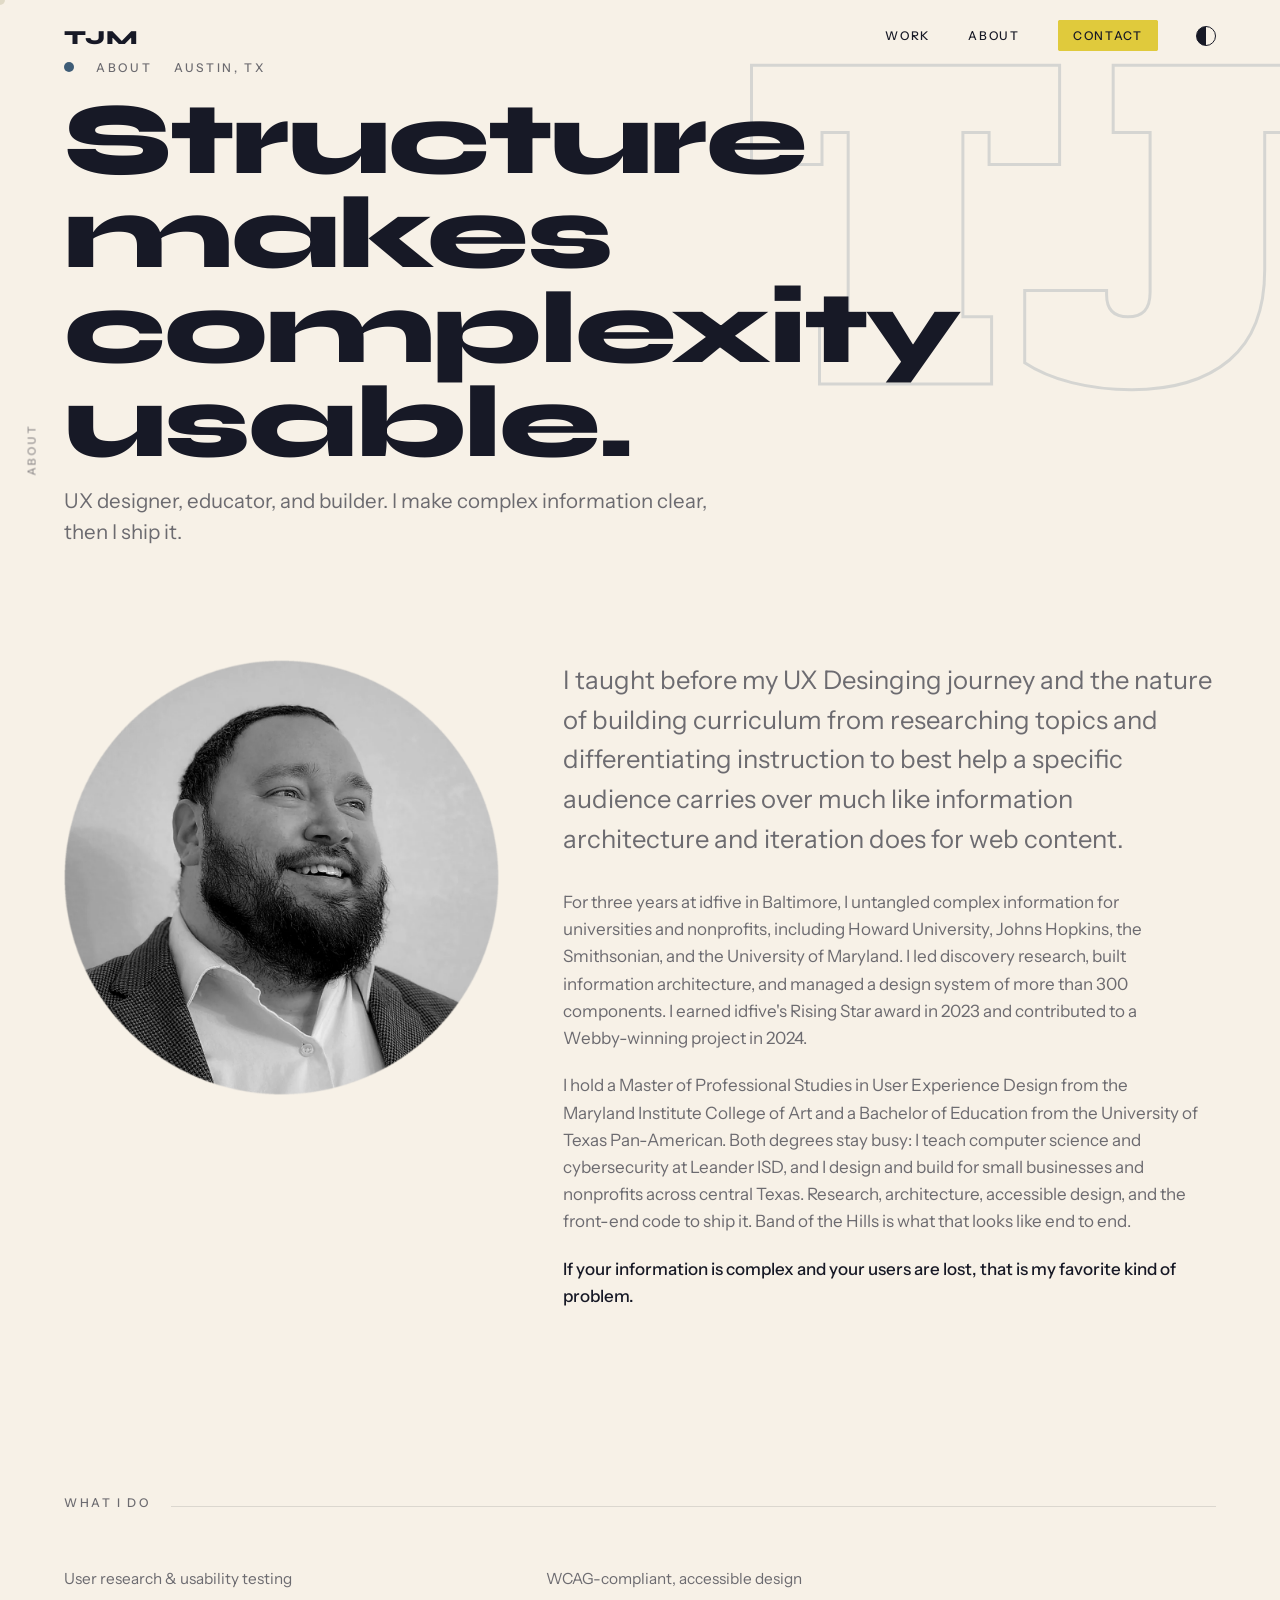
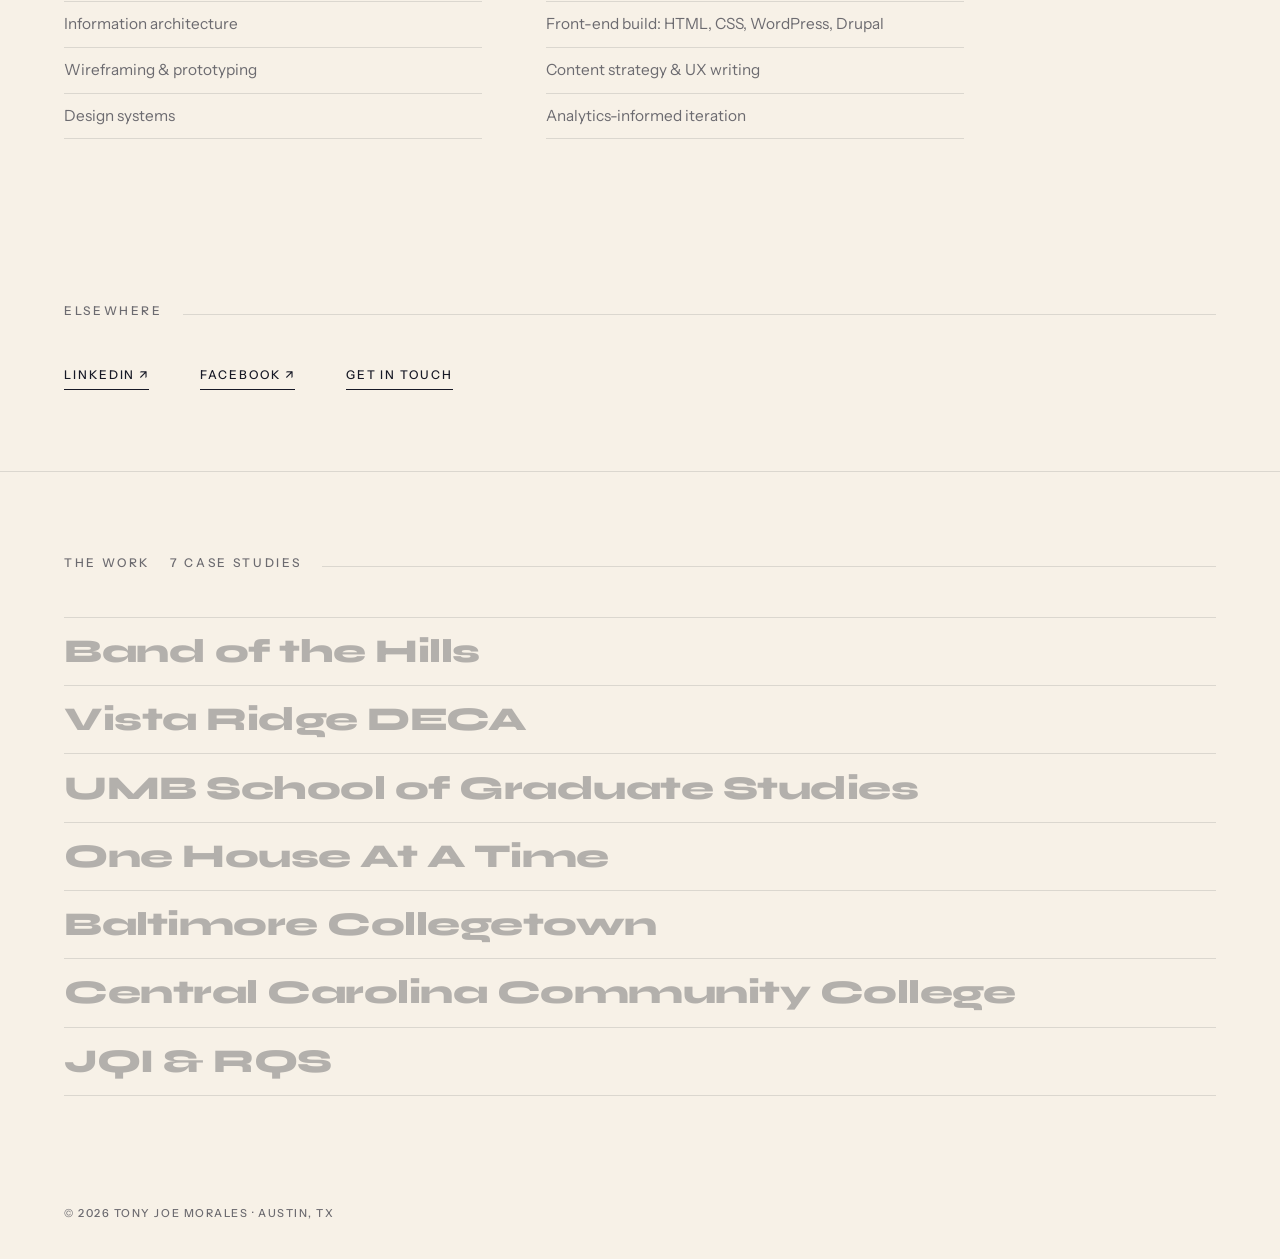
<file: about/index.html>
<!DOCTYPE html>
<html lang="en">
<head>
<meta charset="UTF-8" />
<meta name="viewport" content="width=device-width, initial-scale=1" />
<title>About &middot; Tony Joe Morales</title>
<meta name="description" content="Austin based UX designer. Research driven design that makes complex information clear, from architecture to accessible front-end code." />
<meta property="og:title" content="About Tony Joe Morales" />
<script>try{var t=localStorage.getItem("tjm-theme");if(t==="dark")document.documentElement.setAttribute("data-theme","dark")}catch(e){}</script>
<link rel="icon" href="data:image/svg+xml,%3Csvg xmlns='http://www.w3.org/2000/svg' viewBox='0 0 64 64'%3E%3Crect width='64' height='64' rx='12' fill='%23101010'/%3E%3Ctext x='32' y='42' font-family='Arial,sans-serif' font-weight='800' font-size='26' fill='%23FAFAF8' text-anchor='middle'%3ETJ%3C/text%3E%3C/svg%3E" />
<link rel="preconnect" href="https://fonts.googleapis.com" />
<link rel="preconnect" href="https://fonts.gstatic.com" crossorigin />
<link href="https://fonts.googleapis.com/css2?family=Alfa+Slab+One&family=Syne:wght@700;800&family=Instrument+Sans:wght@400;500;600&display=swap" rel="stylesheet" />
<link rel="stylesheet" href="../assets/style.css?v=1785980565" />
<script>try{var c=sessionStorage.getItem("tjm-xfade");if(c){document.documentElement.style.setProperty("--xfade",c);document.documentElement.classList.add("xfading");sessionStorage.removeItem("tjm-xfade")}}catch(e){}</script>
</head>
<body class="p-violet">
<a class="skiplink" href="#main">Skip to content</a>

<div class="progress" aria-hidden="true"></div>
<div class="rail" aria-hidden="true">About</div>
<div class="dot" aria-hidden="true"></div>

<nav>
  <a class="mark" href="../" aria-label="Tony Joe Morales, home">TJM</a>
  <ul>
    <li><a href="../#work">Work</a></li>
    <li><a href="./" aria-current="page">About</a></li>
    <li><a class="nav-cta" href="mailto:tonyjoemorales@gmail.com?subject=Website%20Inquiry">Contact</a></li>
    <li><button class="theme-toggle" id="themeToggle" aria-label="Toggle dark mode" aria-pressed="false"></button></li>
  </ul>
</nav>

<header class="chapter chero" id="main" data-rail="About">
  <span class="ghost" aria-hidden="true">TJ</span>
  <div class="eyebrow"><i></i><span>About</span><span>Austin, TX</span></div>
  <h1><span class="row"><span>Structure makes</span></span><span class="row"><span>complexity usable.</span></span></h1>
  <p class="tag">UX designer, educator, and builder. I make complex information clear, then I ship it.</p>
</header>

<section class="chapter about-grid" data-rail="Who I am">
  <figure class="portrait">
    <img src="../assets/tony.webp?v=1784219090" alt="Tony Joe Morales" onerror="this.closest('figure').classList.add('noimg')" />
    <span class="mono-mark" aria-hidden="true">TJ</span>
  </figure>
  <div class="bio">
    <p class="lede reveal">I taught before my UX Desinging journey and the nature of building curriculum from researching topics and differentiating instruction to best help a specific audience carries over much like information architecture and iteration does for web content.</p>
    <p class="reveal">For three years at idfive in Baltimore, I untangled complex information for universities and nonprofits, including Howard University, Johns Hopkins, the Smithsonian, and the University of Maryland. I led discovery research, built information architecture, and managed a design system of more than 300 components. I earned idfive's Rising Star award in 2023 and contributed to a Webby-winning project in 2024.</p>
    <p class="reveal">I hold a Master of Professional Studies in User Experience Design from the Maryland Institute College of Art and a Bachelor of Education from the University of Texas Pan-American. Both degrees stay busy: I teach computer science and cybersecurity at Leander ISD, and I design and build for small businesses and nonprofits across central Texas. Research, architecture, accessible design, and the front-end code to ship it. Band of the Hills is what that looks like end to end.</p>
    <p class="reveal"><strong>If your information is complex and your users are lost, that is my favorite kind of problem.</strong></p>
  </div>
</section>

<section class="chapter" style="min-height:auto" data-rail="Capabilities">
  <div class="kick"><span>What I do</span></div>
  <ul class="caps reveal">
    <li>User research &amp; usability testing</li>
    <li>Information architecture</li>
    <li>Wireframing &amp; prototyping</li>
    <li>Design systems</li>
    <li>WCAG-compliant, accessible design</li>
    <li>Front-end build: HTML, CSS, WordPress, Drupal</li>
    <li>Content strategy &amp; UX writing</li>
    <li>Analytics-informed iteration</li>
  </ul>
</section>

<section class="chapter" style="min-height:auto" data-rail="Elsewhere">
  <div class="kick"><span>Elsewhere</span></div>
  <div class="row-links">
    <a href="https://www.linkedin.com/in/tonyjoemorales" target="_blank" rel="noopener">LinkedIn &nearr;&#xFE0E;</a>
    <a href="https://www.facebook.com/tonyjoemorales" target="_blank" rel="noopener">Facebook &nearr;&#xFE0E;</a>
    <a href="mailto:tonyjoemorales@gmail.com?subject=Website%20Inquiry">Get in touch</a>
  </div>
</section>

<section class="morecases" data-rail="The work">
  <div class="kick"><span>The work</span><span>7 case studies</span></div>
  <ul>
    <li><a href="../band-of-the-hills/" data-img="../assets/card-band.jpg" style="--hc:var(--lime-ink)"><span class="cname">Band of the Hills</span><span class="csec">Community arts</span></a></li>
    <li><a href="../vrdeca/" data-img="../assets/card-vrdeca.jpg" style="--hc:var(--teal-ink)"><span class="cname">Vista Ridge DECA</span><span class="csec">Student organizations</span></a></li>
    <li><a href="../umb-graduate/" data-img="../assets/card-umb.jpg" style="--hc:var(--violet)"><span class="cname">UMB School of Graduate Studies</span><span class="csec">Higher education</span></a></li>
    <li><a href="../one-house/" data-img="../assets/card-one-house.jpg" style="--hc:var(--teal-ink)"><span class="cname">One House At A Time</span><span class="csec">Nonprofit &amp; civic</span></a></li>
    <li><a href="../baltimore-collegetown/" data-img="../assets/card-collegetown.jpg" style="--hc:var(--rose)"><span class="cname">Baltimore Collegetown</span><span class="csec">Strategic marketing</span></a></li>
    <li><a href="../cccc/" data-img="../assets/card-cccc.jpg" style="--hc:var(--blue-ink)"><span class="cname">Central Carolina Community College</span><span class="csec">Higher education</span></a></li>
    <li><a href="../jqi-rqs/" data-img="../assets/card-jqi-rqs.jpg" style="--hc:var(--amber-ink)"><span class="cname">JQI &amp; RQS</span><span class="csec">Quantum research</span></a></li>
  </ul>
</section>

<footer>
  <span>&copy; 2026 Tony Joe Morales &middot; Austin, TX</span>
</footer>

<script src="../assets/main.js?v=1784519322"></script>
</body>
</html>
</file>
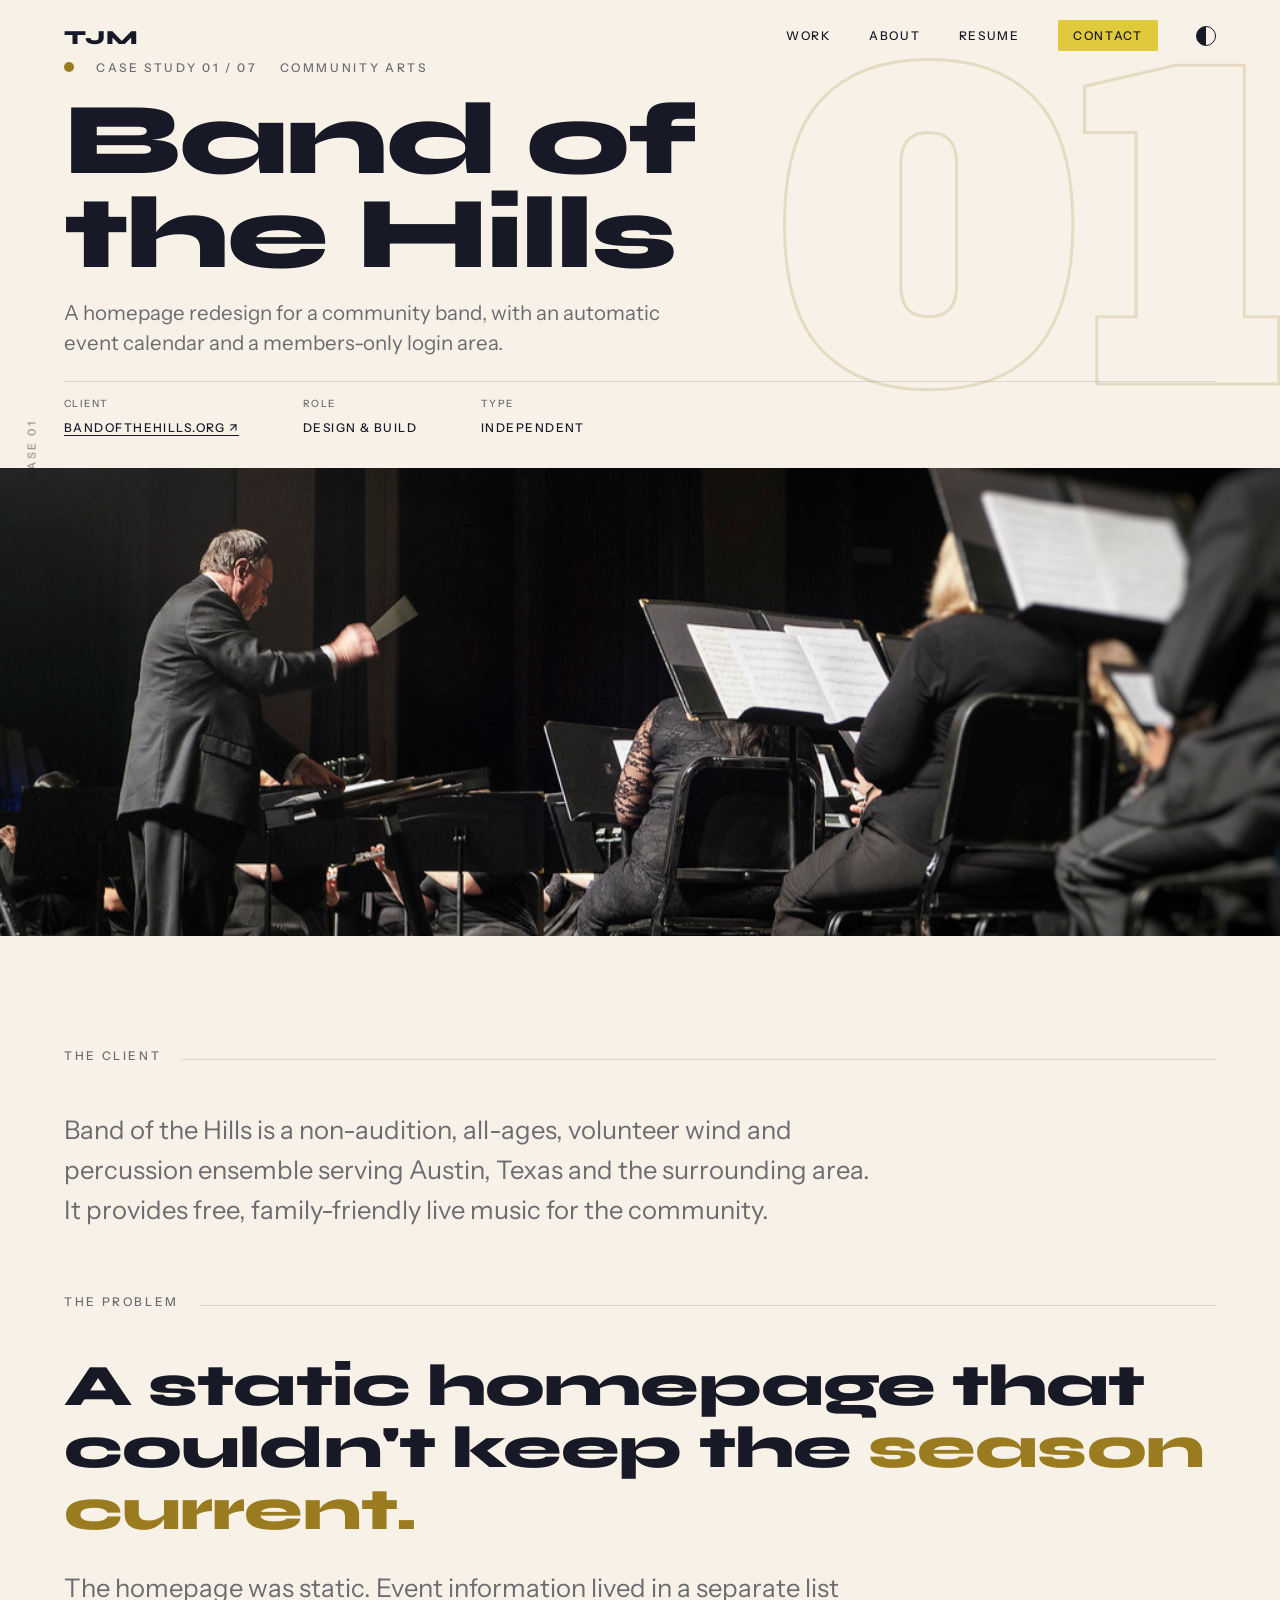
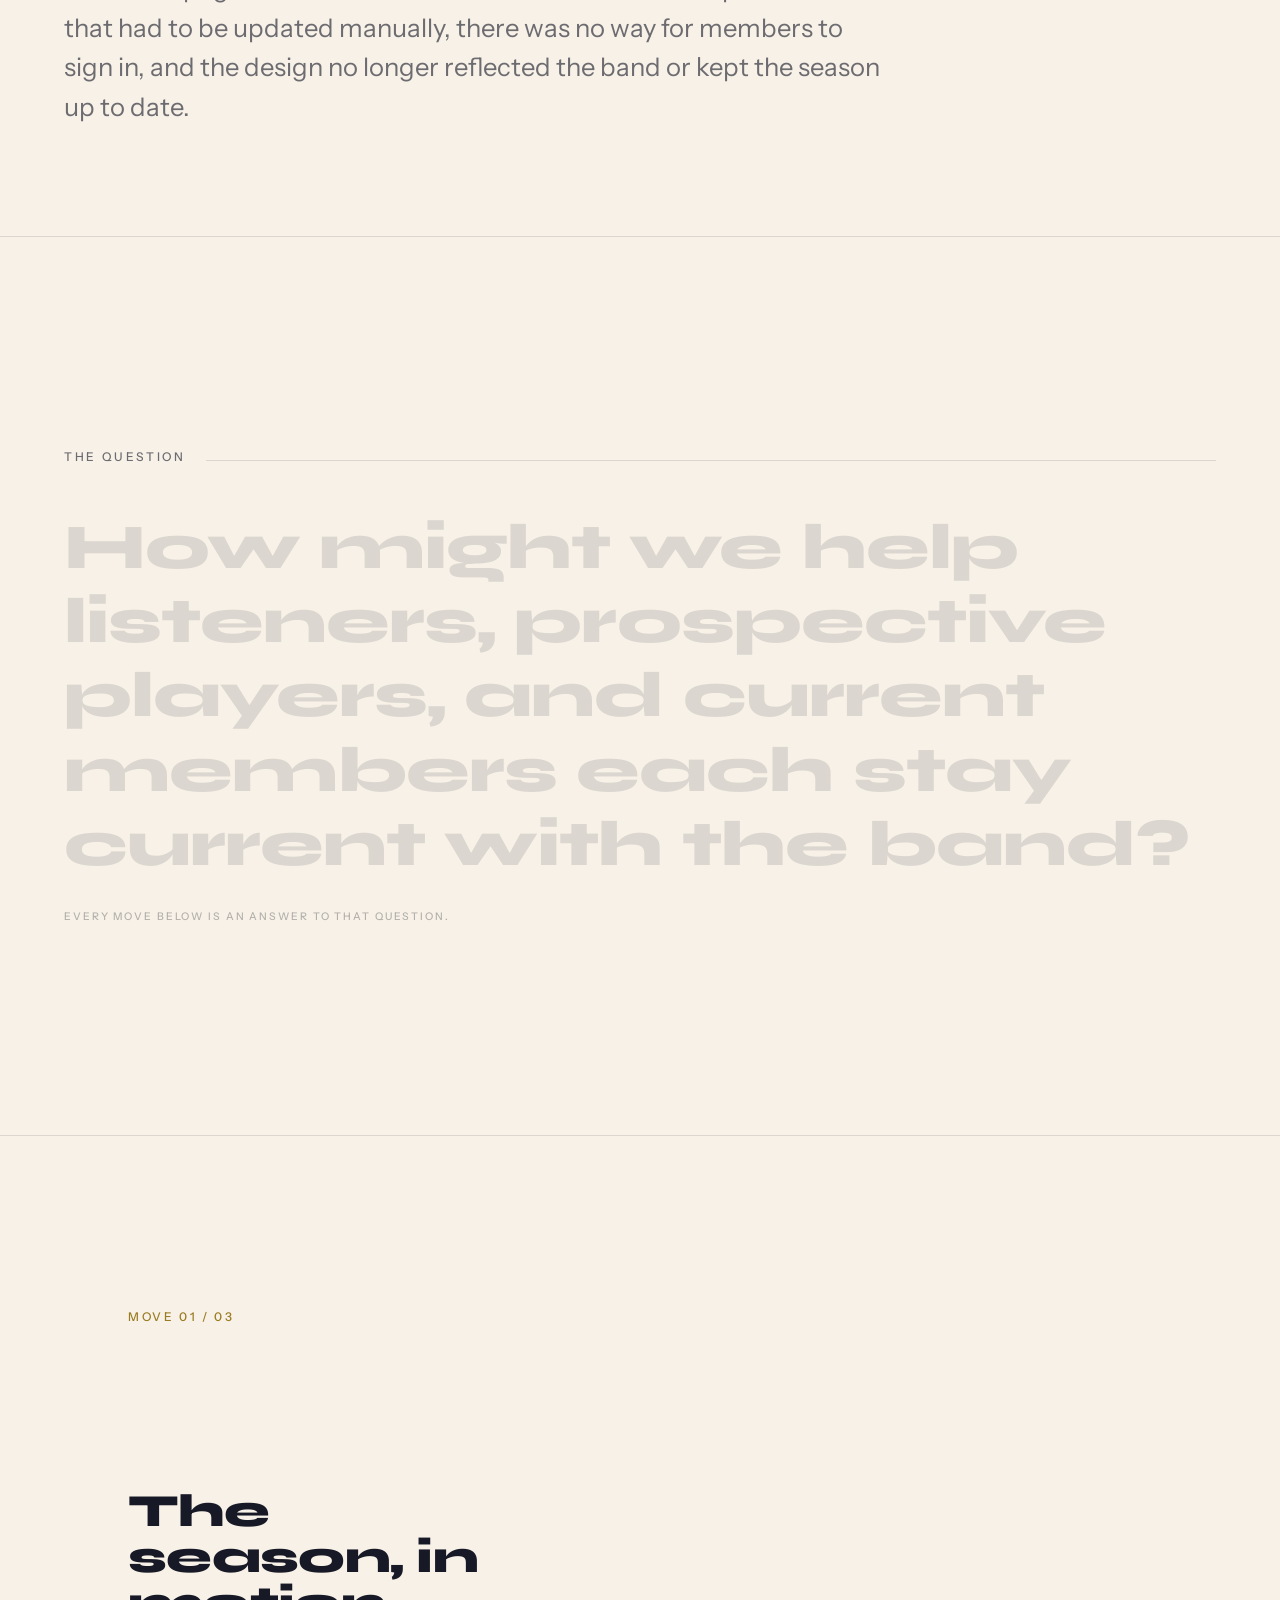
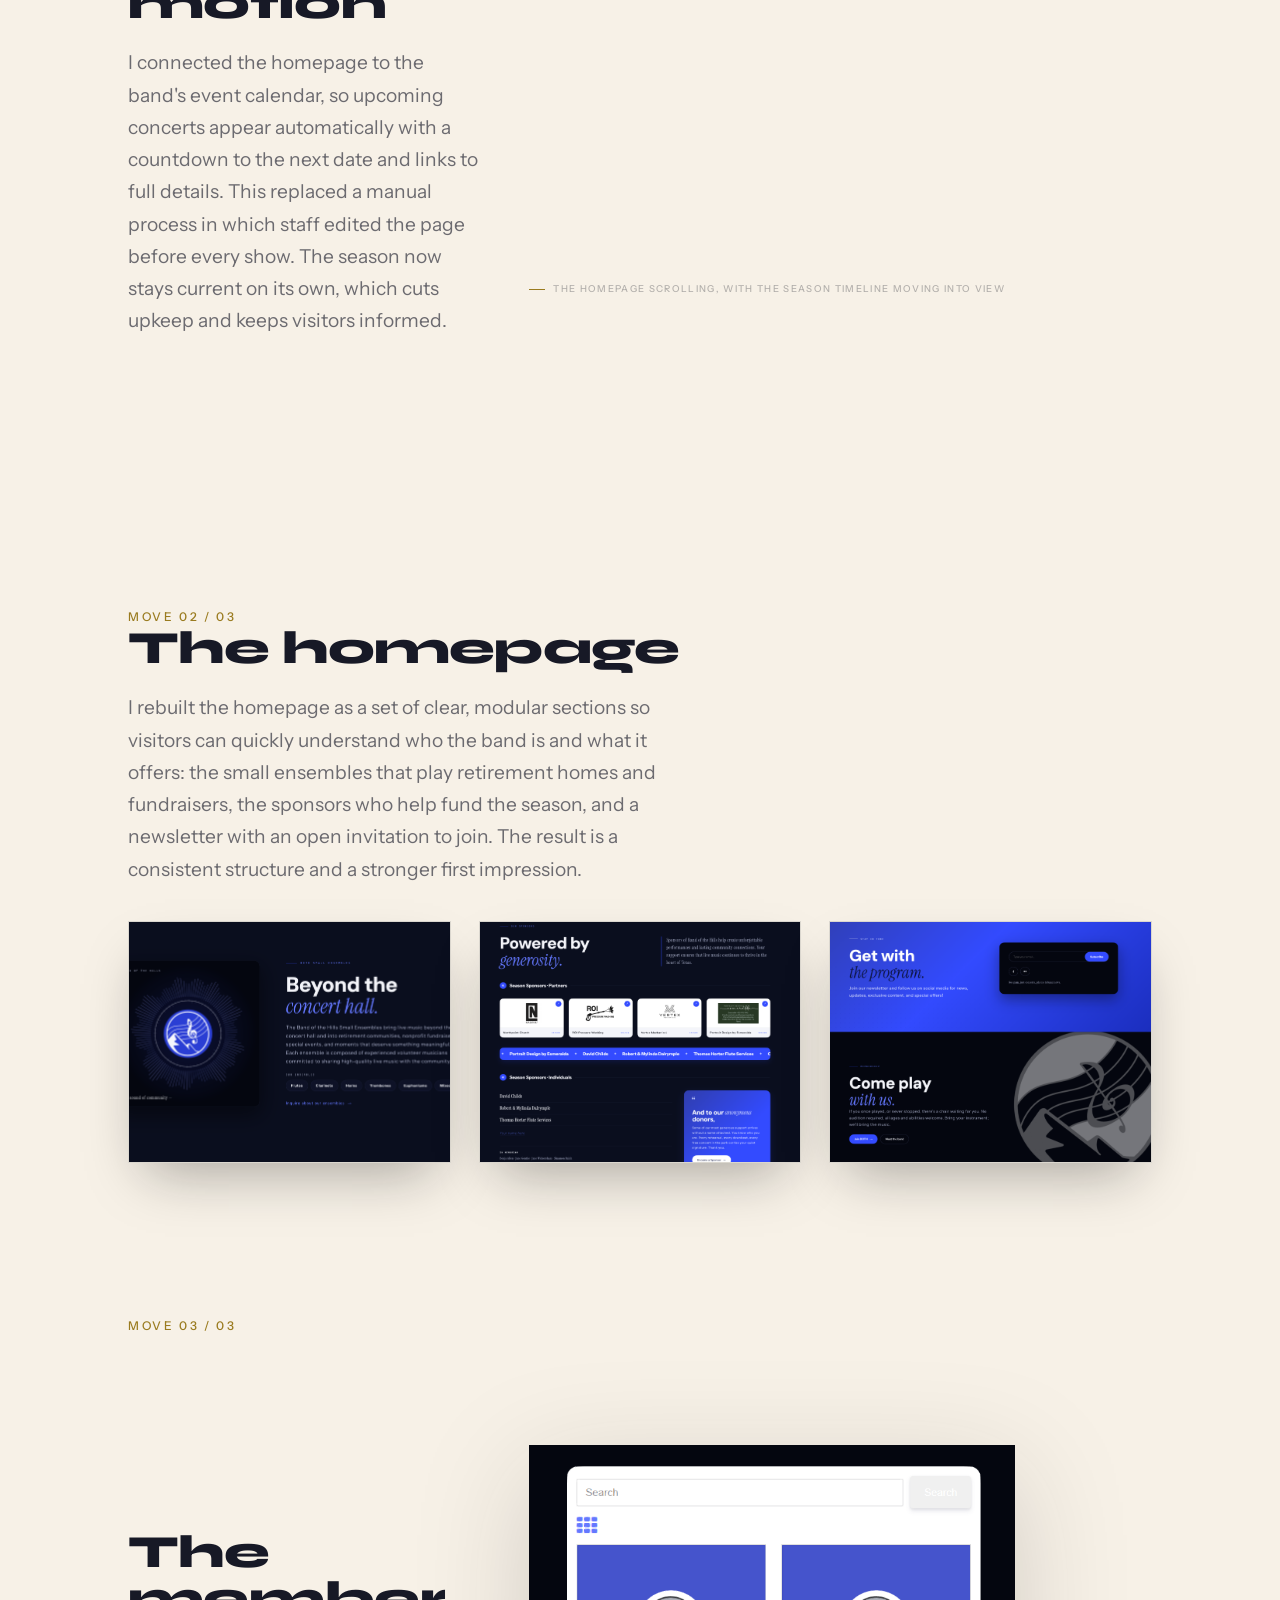
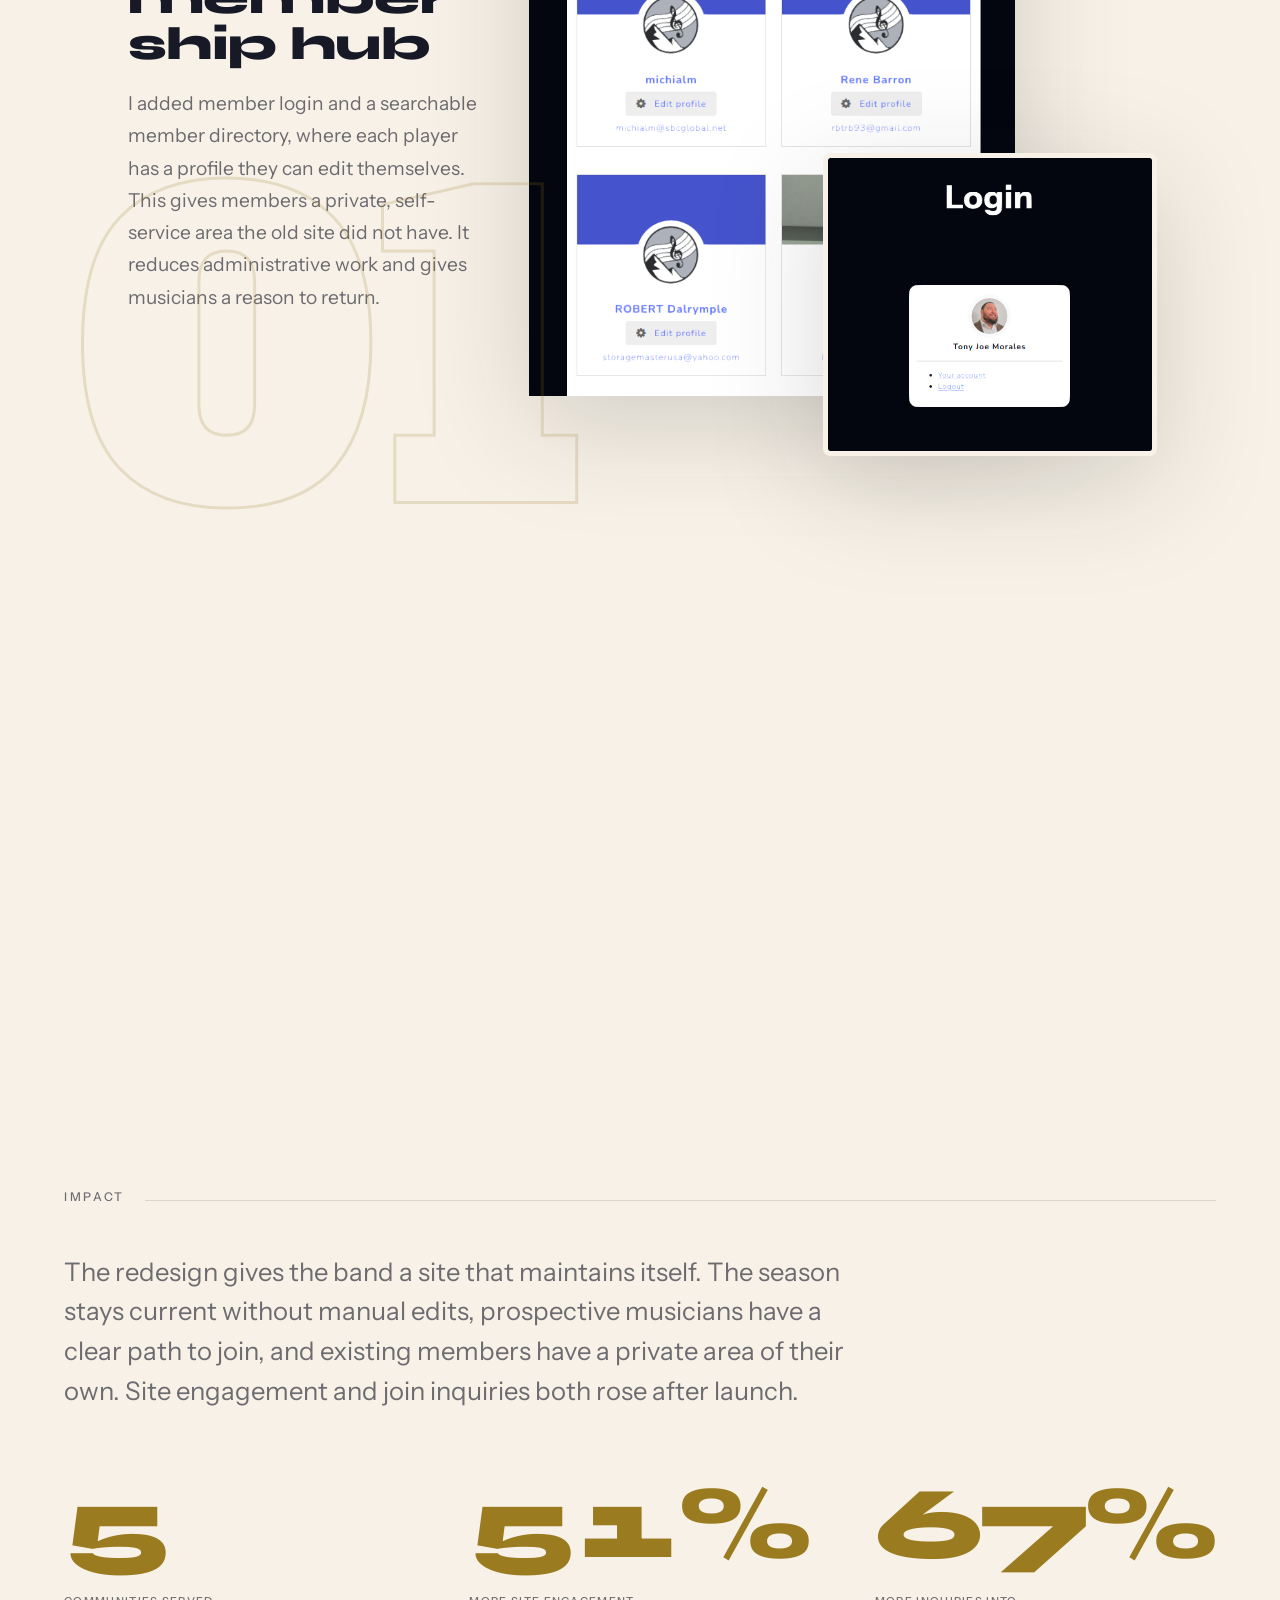
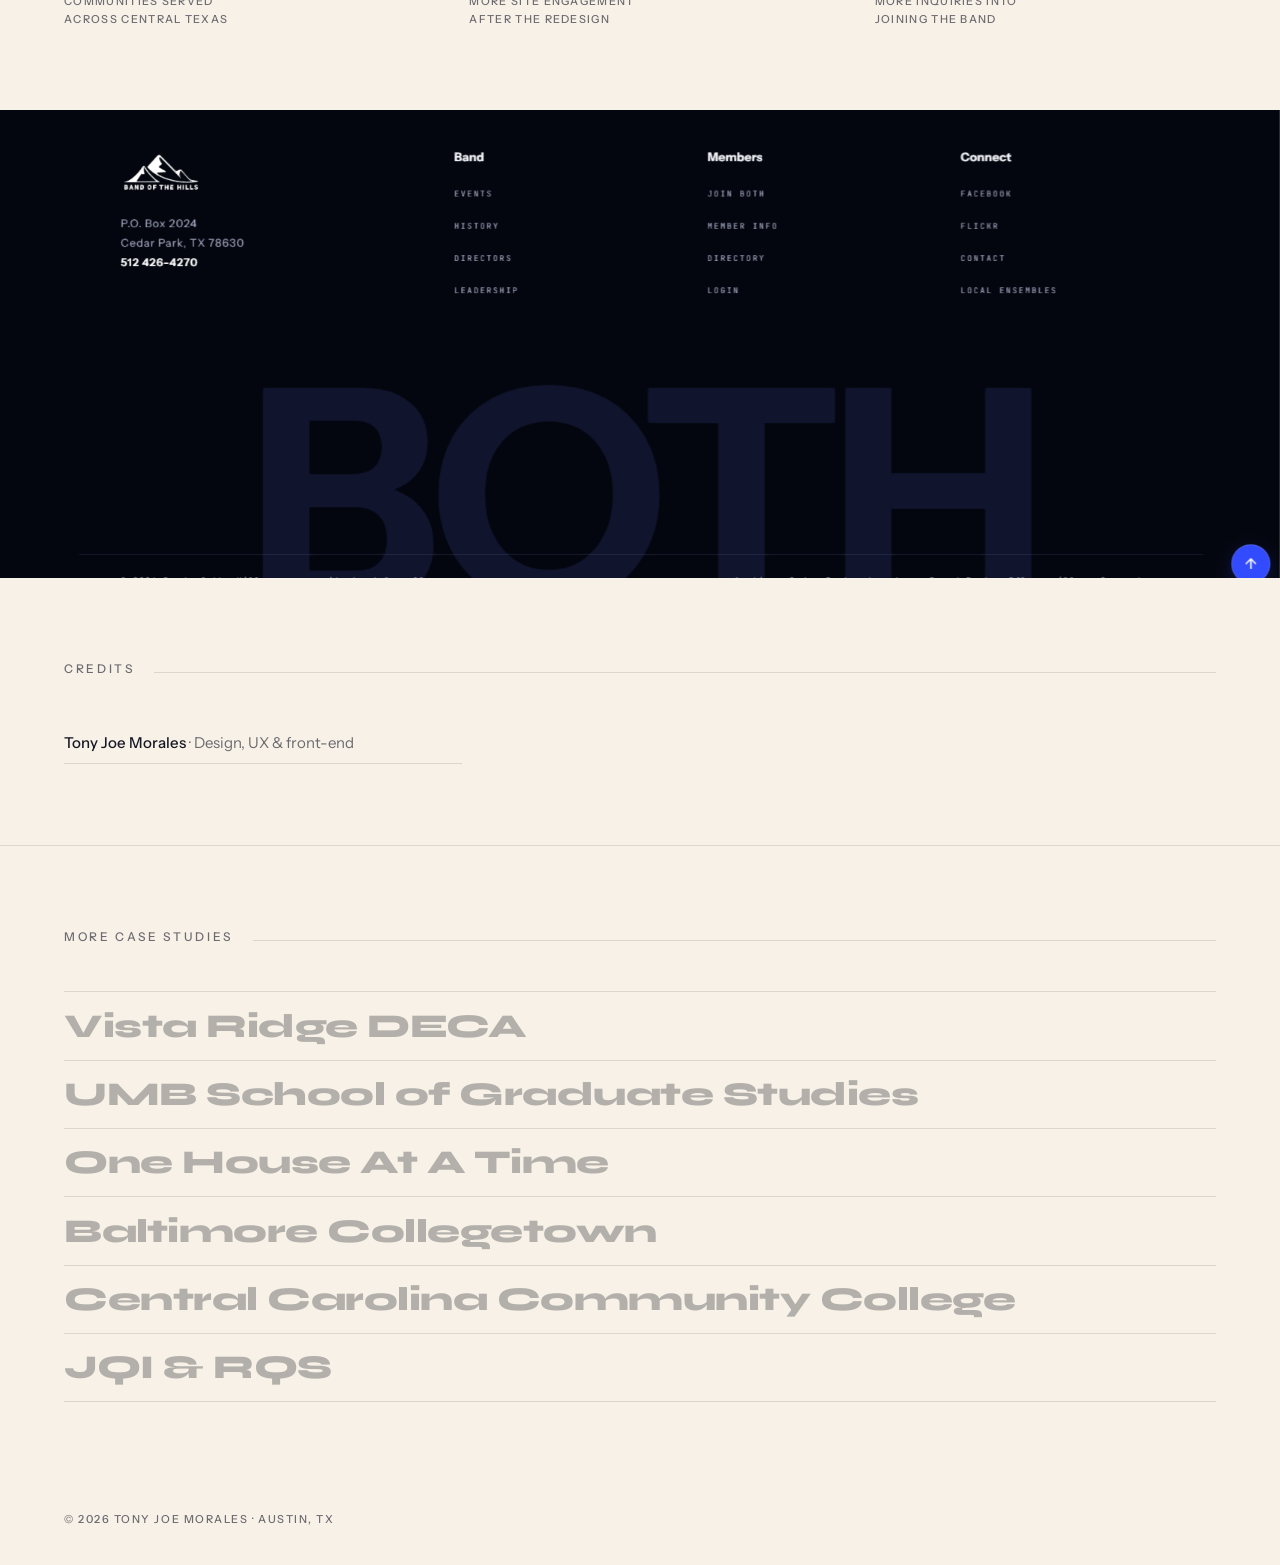
<file: band-of-the-hills/index.html>
<!DOCTYPE html>
<html lang="en">
<head>
<meta charset="UTF-8" />
<meta name="viewport" content="width=device-width, initial-scale=1" />
<title>Band of the Hills &middot; Tony Joe Morales</title>
<meta name="description" content="A homepage redesign for a community band, with an automatic event calendar and a members-only login area." />
<meta property="og:title" content="Band of the Hills &middot; Case study by Tony Joe Morales" />
<meta property="og:image" content="../assets/card-band.jpg" />
<link rel="icon" href="data:image/svg+xml,%3Csvg xmlns='http://www.w3.org/2000/svg' viewBox='0 0 64 64'%3E%3Crect width='64' height='64' rx='12' fill='%23101010'/%3E%3Ctext x='32' y='42' font-family='Arial,sans-serif' font-weight='800' font-size='26' fill='%23FAFAF8' text-anchor='middle'%3ETJ%3C/text%3E%3C/svg%3E" />
<link rel="preconnect" href="https://fonts.googleapis.com" />
<link rel="preconnect" href="https://fonts.gstatic.com" crossorigin />
<link href="https://fonts.googleapis.com/css2?family=Alfa+Slab+One&family=Syne:wght@700;800&family=Instrument+Sans:wght@400;500;600&display=swap" rel="stylesheet" />
<link rel="stylesheet" href="../assets/style.css?v=1785980565" />
<script>try{var t=localStorage.getItem("tjm-theme");if(t==="dark")document.documentElement.setAttribute("data-theme","dark")}catch(e){}</script>
<script>try{var c=sessionStorage.getItem("tjm-xfade");if(c){document.documentElement.style.setProperty("--xfade",c);document.documentElement.classList.add("xfading");sessionStorage.removeItem("tjm-xfade")}}catch(e){}</script>
</head>
<body class="p-lime">
<a class="skiplink" href="#main">Skip to content</a>

<div class="progress" aria-hidden="true"></div>
<div class="rail" aria-hidden="true">Case</div>
<div class="dot" aria-hidden="true"></div>

<nav>
  <a class="mark" href="../" aria-label="Tony Joe Morales, home">TJM</a>
  <ul>
    <li><a href="../#work">Work</a></li>
    <li><a href="../about/">About</a></li>
    <li><a href="../assets/tony-joe-morales-resume.pdf" target="_blank" rel="noopener">Resume</a></li>
    <li><a class="nav-cta" href="mailto:tonyjoemorales@gmail.com?subject=Website%20Inquiry">Contact</a></li>
    <li><button class="theme-toggle" id="themeToggle" aria-label="Toggle dark mode" aria-pressed="false"></button></li>
  </ul>
</nav>

<header class="chapter chero" id="main" data-rail="Case 01">
  <span class="ghost" aria-hidden="true">01</span>
  <div class="eyebrow"><i></i><span>Case study 01 / 07</span><span>Community arts</span></div>
  <h1><span class="row"><span>Band of</span></span><span class="row"><span>the Hills</span></span></h1>
  <p class="tag">A homepage redesign for a community band, with an automatic event calendar and a members-only login area.</p>
  <div class="cmeta">
    <div><small>Client</small><a href="https://bandofthehills.org/" target="_blank" rel="noopener">bandofthehills.org &nearr;&#xFE0E;</a></div>
    <div><small>Role</small>Design &amp; build</div>
    <div><small>Type</small>Independent</div>
  </div>
</header>

<figure class="bleed"><img src="../assets/card-band.jpg" alt="Band of the Hills performing in concert" /></figure>

<section class="chapter" data-rail="The setup">
  <div class="kick"><span>The client</span></div>
  <p class="lede reveal">Band of the Hills is a non-audition, all-ages, volunteer wind and percussion ensemble serving Austin, Texas and the surrounding area. It provides free, family-friendly live music for the community.</p>
  <div class="kick later"><span>The problem</span></div>
  <h2 class="bigline reveal">A static homepage that couldn't keep the <em>season current.</em></h2>
  <p class="lede reveal">The homepage was static. Event information lived in a separate list that had to be updated manually, there was no way for members to sign in, and the design no longer reflected the band or kept the season up to date.</p>
</section>

<section class="chapter hmw-ch" data-rail="The question">
  <div class="kick"><span>The question</span></div>
  <p class="hmw"><span class="w q">How</span> <span class="w q">might</span> <span class="w q">we</span> <span class="w">help</span> <span class="w">listeners,</span> <span class="w">prospective</span> <span class="w">players,</span> <span class="w">and</span> <span class="w">current</span> <span class="w">members</span> <span class="w">each</span> <span class="w">stay</span> <span class="w">current</span> <span class="w">with</span> <span class="w">the</span> <span class="w">band?</span></p>
  <p class="hmw-note">Every move below is an answer to that question.</p>
</section>

<section data-rail="The work">
<div class="move reveal" data-rail="Move 01">
  <span class="mnum">Move 01 / 03</span>
  <div><h3>The season, in motion</h3><p>I connected the homepage to the band's event calendar, so upcoming concerts appear automatically with a countdown to the next date and links to full details. This replaced a manual process in which staff edited the page before every show. The season now stays current on its own, which cuts upkeep and keeps visitors informed.</p></div>
  <div class="imgs big"><figure><video src="img/band-scroll.mp4" autoplay loop muted playsinline preload="metadata" aria-label="The homepage scrolling, with the season timeline moving into view"></video><figcaption>The homepage scrolling, with the season timeline moving into view</figcaption></figure></div>
</div>
<div class="move reveal full" data-rail="Move 02">
  <span class="mnum">Move 02 / 03</span>
  <div class="mtext"><h3>The homepage</h3><p>I rebuilt the homepage as a set of clear, modular sections so visitors can quickly understand who the band is and what it offers: the small ensembles that play retirement homes and fundraisers, the sponsors who help fund the season, and a newsletter with an open invitation to join. The result is a consistent structure and a stronger first impression.</p></div>
  <div class="showcase">
    <figure><img src="img/band-home.png" alt="The small-ensembles section of the redesigned homepage" loading="lazy" /></figure>
    <figure><img src="img/band-sponsors.png" alt="The season sponsors section" loading="lazy" /></figure>
    <figure><img src="img/band-community.png" alt="The newsletter signup and membership invitation" loading="lazy" /></figure>
  </div>
</div>
<div class="move reveal" data-rail="Move 03">
  <span class="mnum">Move 03 / 03</span>
  <div><h3>The membership hub</h3><p>I added member login and a searchable member directory, where each player has a profile they can edit themselves. This gives members a private, self-service area the old site did not have. It reduces administrative work and gives musicians a reason to return.</p></div>
  <div class="imgs layer">
    <figure><img src="img/band-members.png" alt="The member directory, gated by member login" loading="lazy" /></figure>
    <figure><img src="img/band-login.png" alt="A member's logged-in account panel" loading="lazy" /></figure>
  </div>
</div>
</section>

<section class="chapter" data-rail="Impact">
  <span class="ghost" aria-hidden="true">01</span>
  <div class="kick"><span>Impact</span></div>
  <p class="lede reveal">The redesign gives the band a site that maintains itself. The season stays current without manual edits, prospective musicians have a clear path to join, and existing members have a private area of their own. Site engagement and join inquiries both rose after launch.</p>
  <div class="impact-stats reveal"><div><b data-val="6">6</b><small>Communities served across central Texas</small></div><div><b data-val="58%">58%</b><small>More site engagement after the redesign</small></div><div><b data-val="76%">76%</b><small>More inquiries into joining the band</small></div></div>
</section>

<figure class="bleed alt"><img src="img/band-footer.png" alt="" role="presentation" loading="lazy" /></figure>

<section class="chapter" style="min-height:auto" data-rail="Credits">
  <div class="kick"><span>Credits</span></div>
  <ul class="team reveal"><li><b>Tony Joe Morales</b> &middot; Design, UX &amp; front-end</li></ul>
</section>

<section class="morecases" data-rail="More work">
  <div class="kick"><span>More case studies</span></div>
  <ul>
    <li><a href="../vrdeca/" data-img="../assets/card-vrdeca.jpg" style="--hc:var(--teal-ink)"><span class="cname">Vista Ridge DECA</span><span class="csec">Student organizations</span></a></li>
    <li><a href="../umb-graduate/" data-img="../assets/card-umb.jpg" style="--hc:var(--violet)"><span class="cname">UMB School of Graduate Studies</span><span class="csec">Higher education</span></a></li>
    <li><a href="../one-house/" data-img="../assets/card-one-house.jpg" style="--hc:var(--teal-ink)"><span class="cname">One House At A Time</span><span class="csec">Nonprofit &amp; civic</span></a></li>
    <li><a href="../baltimore-collegetown/" data-img="../assets/card-collegetown.jpg" style="--hc:var(--rose)"><span class="cname">Baltimore Collegetown</span><span class="csec">Strategic marketing</span></a></li>
    <li><a href="../cccc/" data-img="../assets/card-cccc.jpg" style="--hc:var(--blue-ink)"><span class="cname">Central Carolina Community College</span><span class="csec">Higher education</span></a></li>
    <li><a href="../jqi-rqs/" data-img="../assets/card-jqi-rqs.jpg" style="--hc:var(--amber-ink)"><span class="cname">JQI &amp; RQS</span><span class="csec">Quantum research</span></a></li>
  </ul>
</section>

<footer>
  <span>&copy; 2026 Tony Joe Morales &middot; Austin, TX</span>
</footer>

<script src="../assets/main.js?v=1784519322"></script>
</body>
</html>
</file>
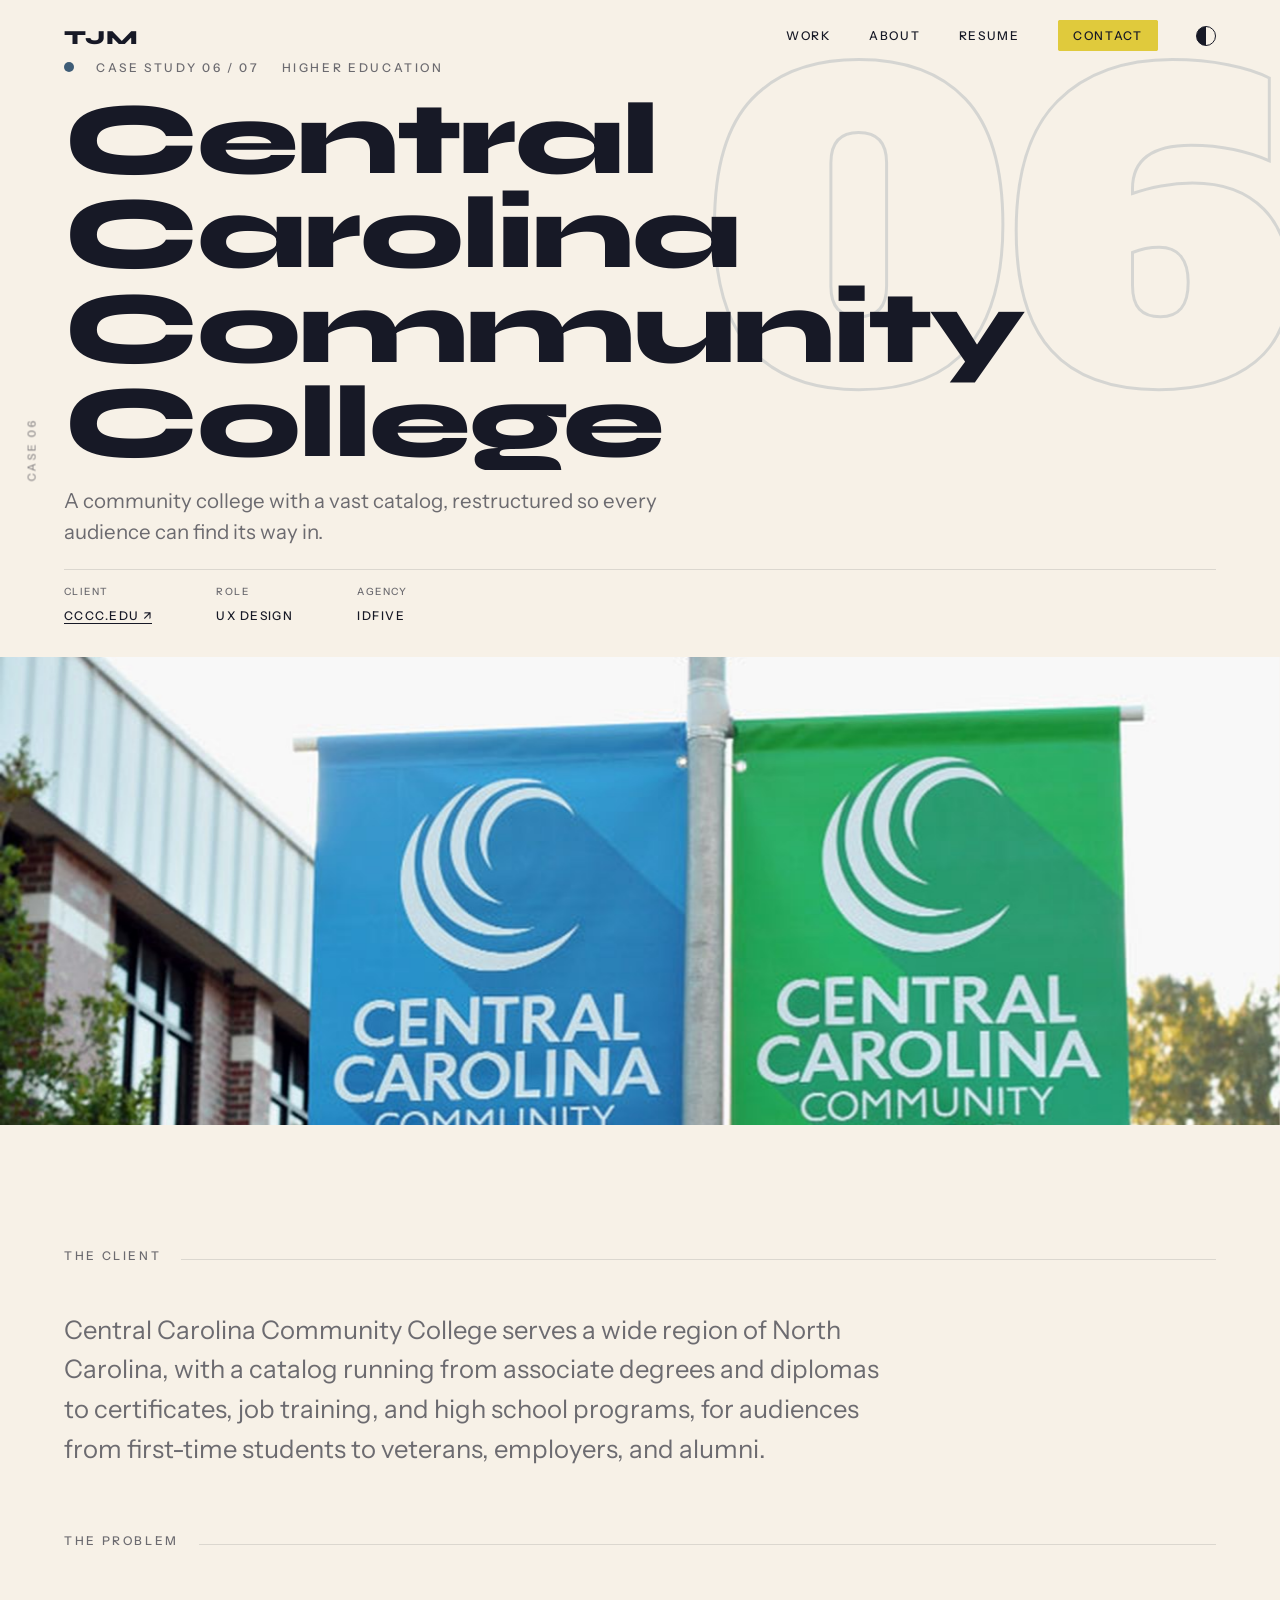
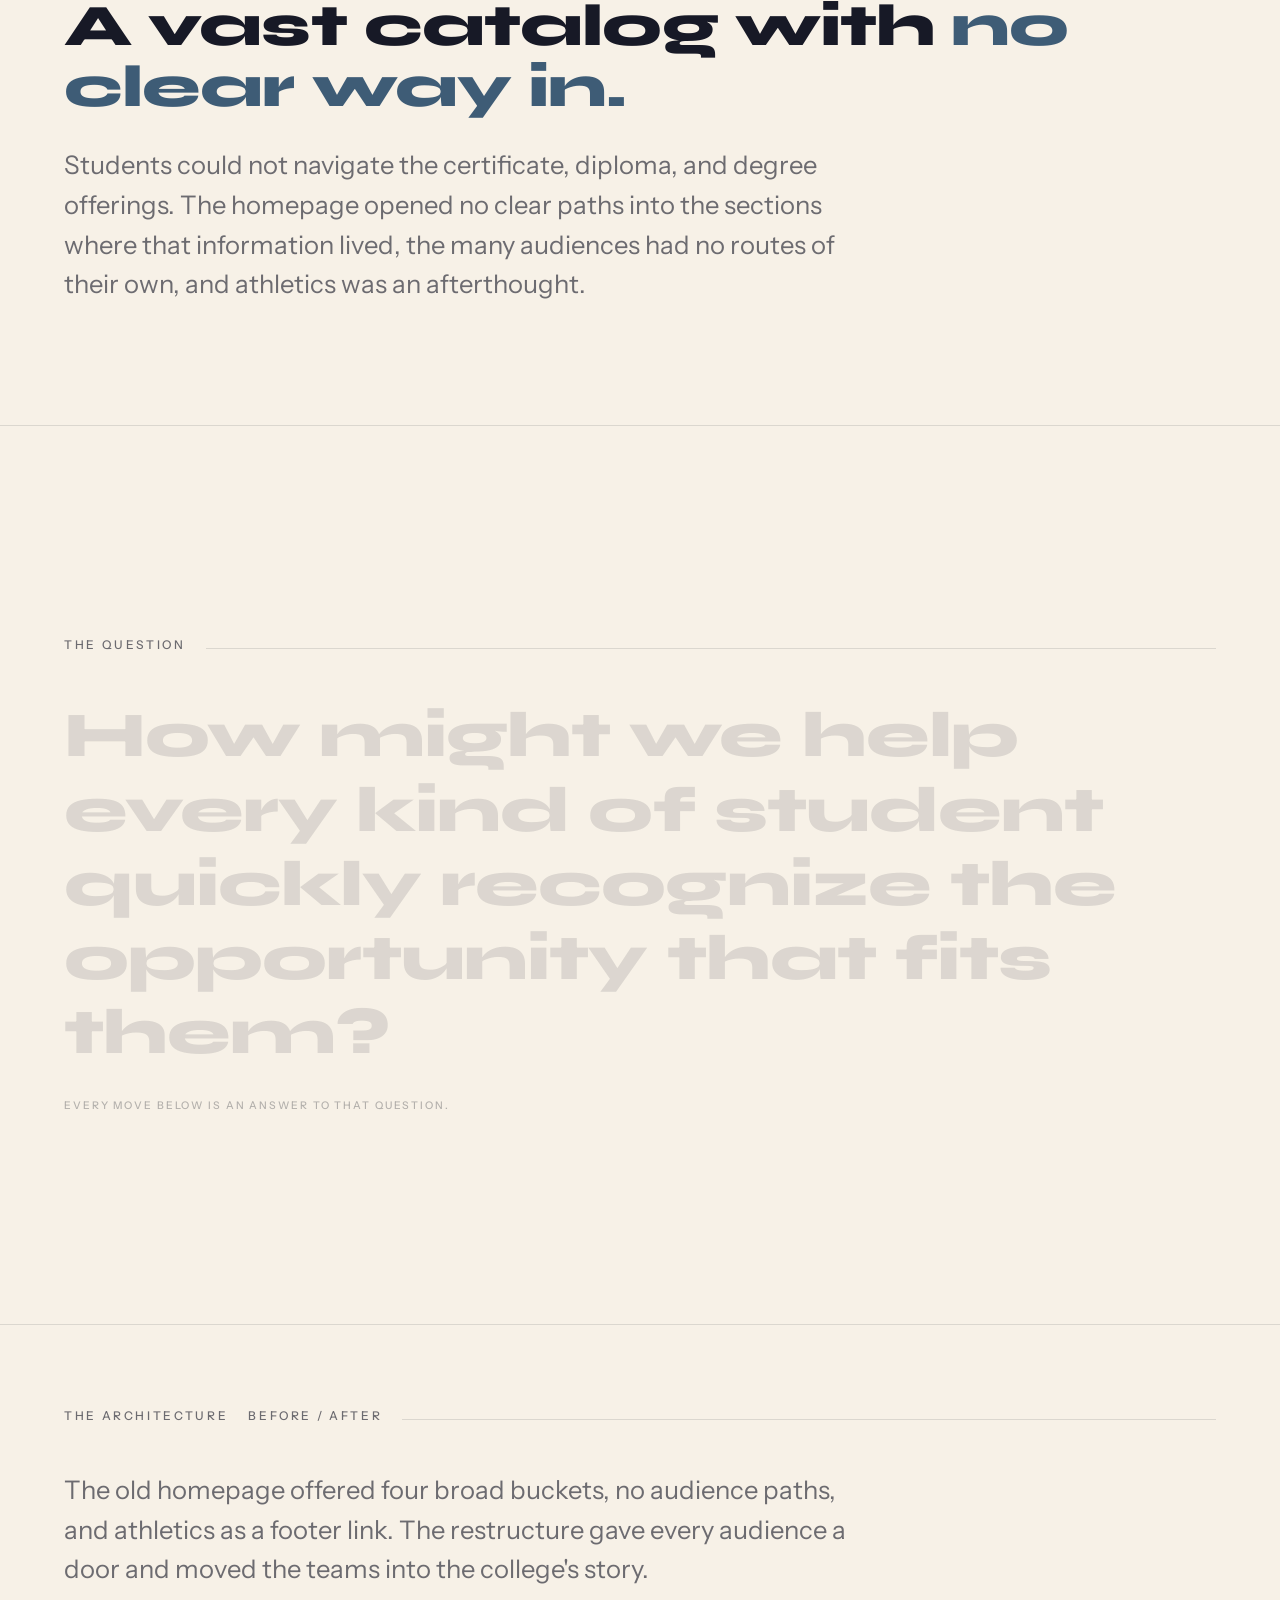
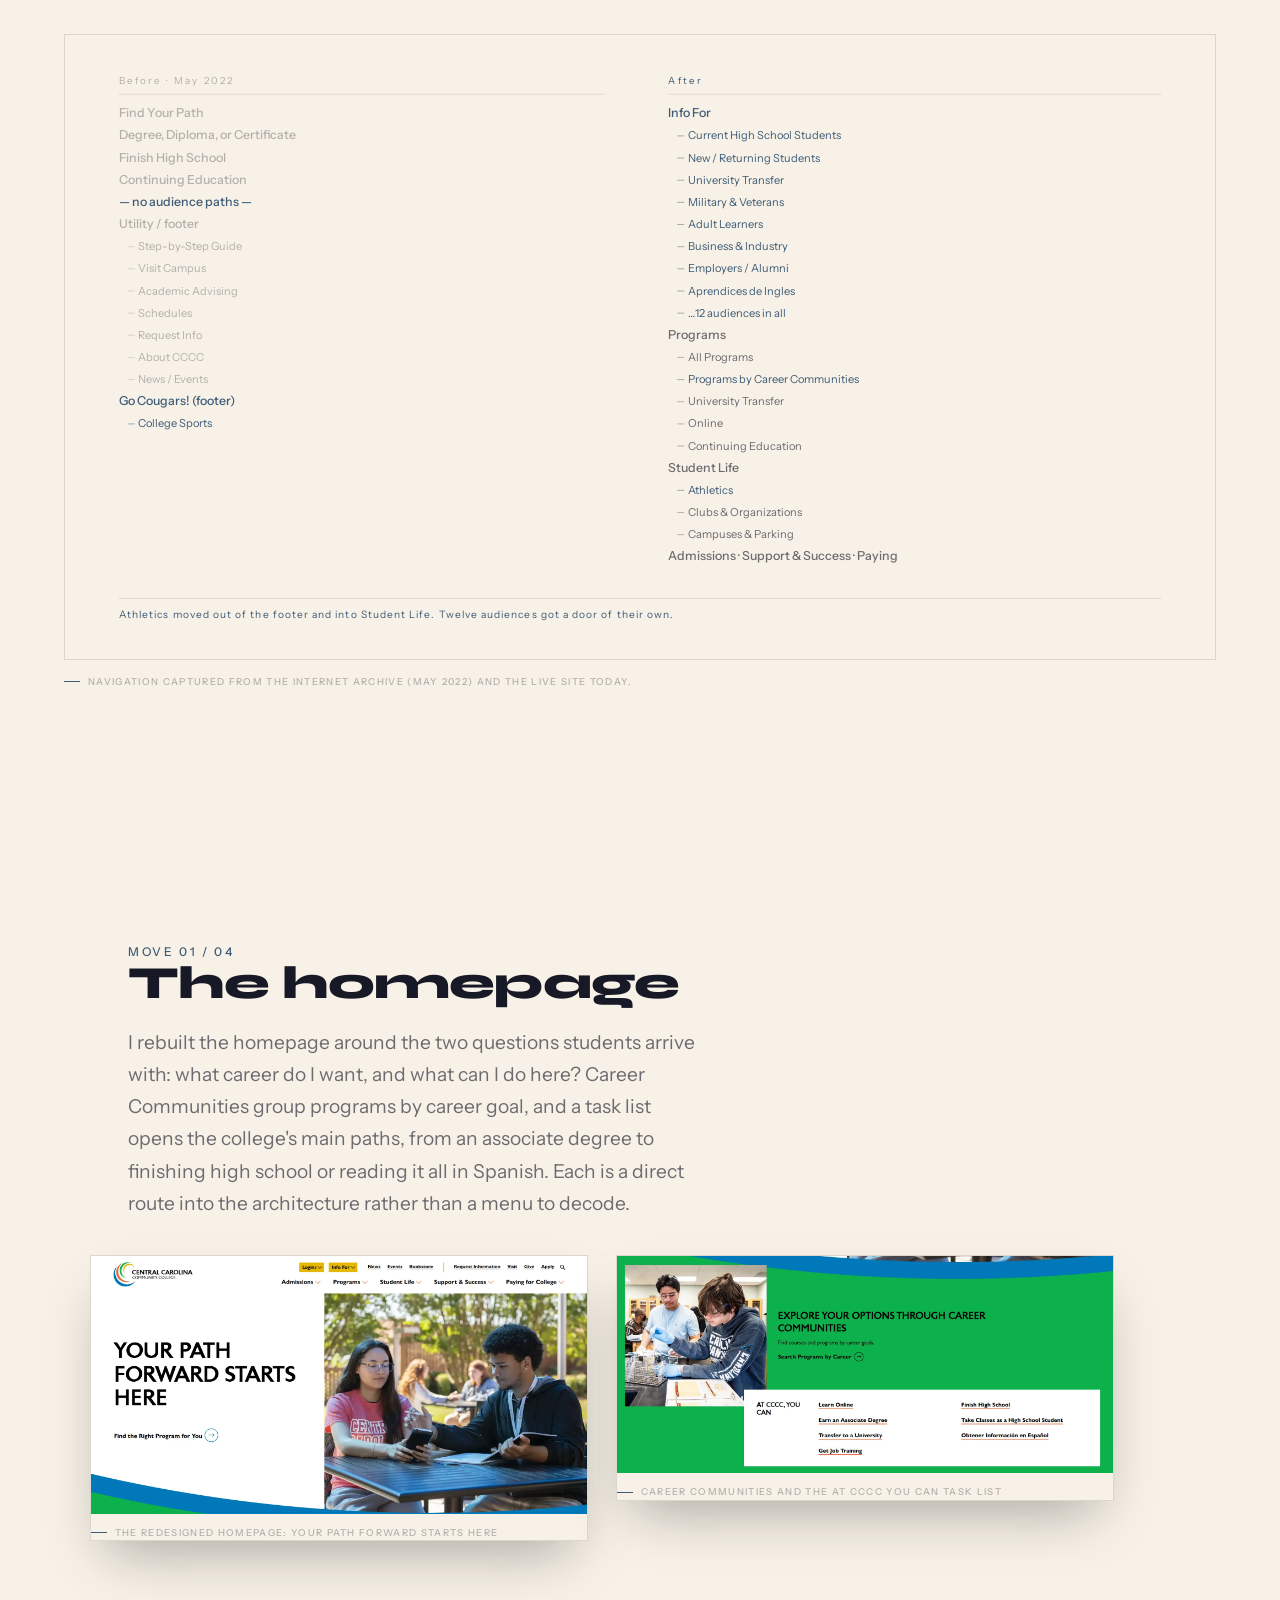
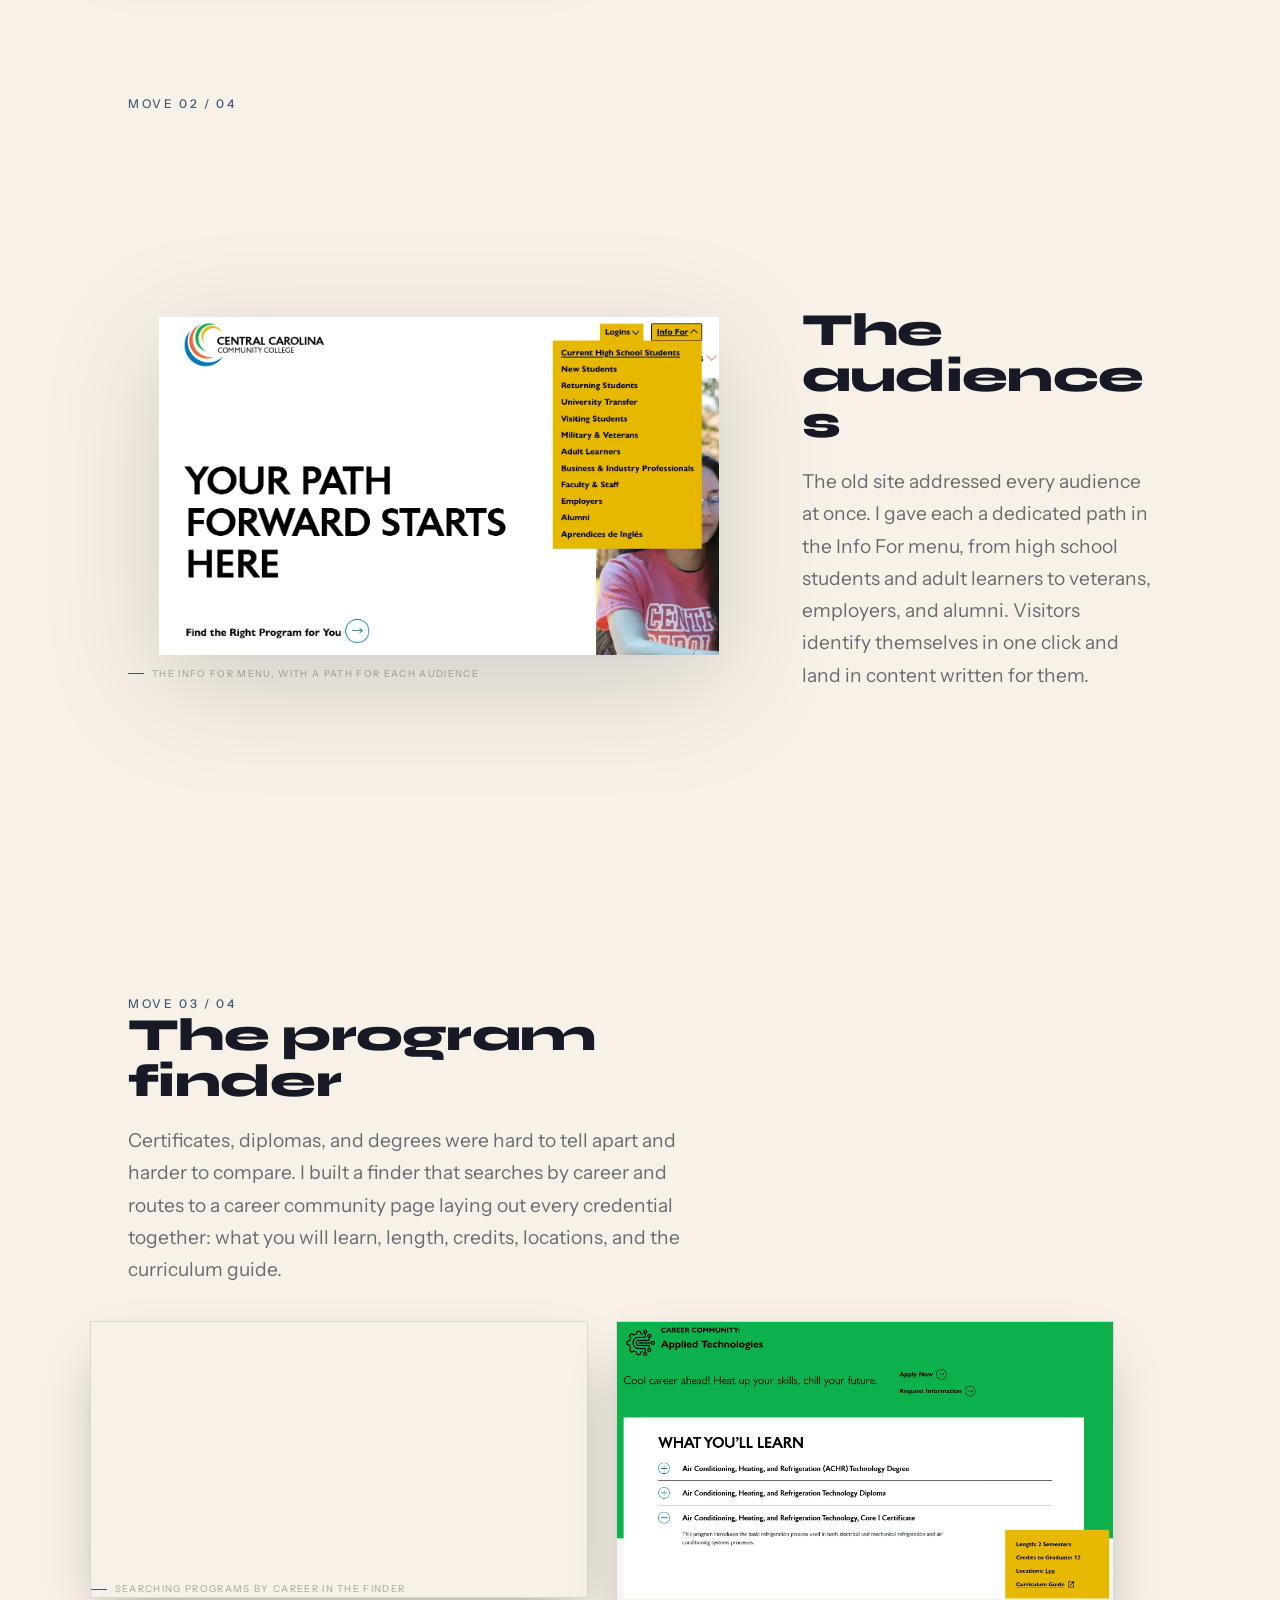
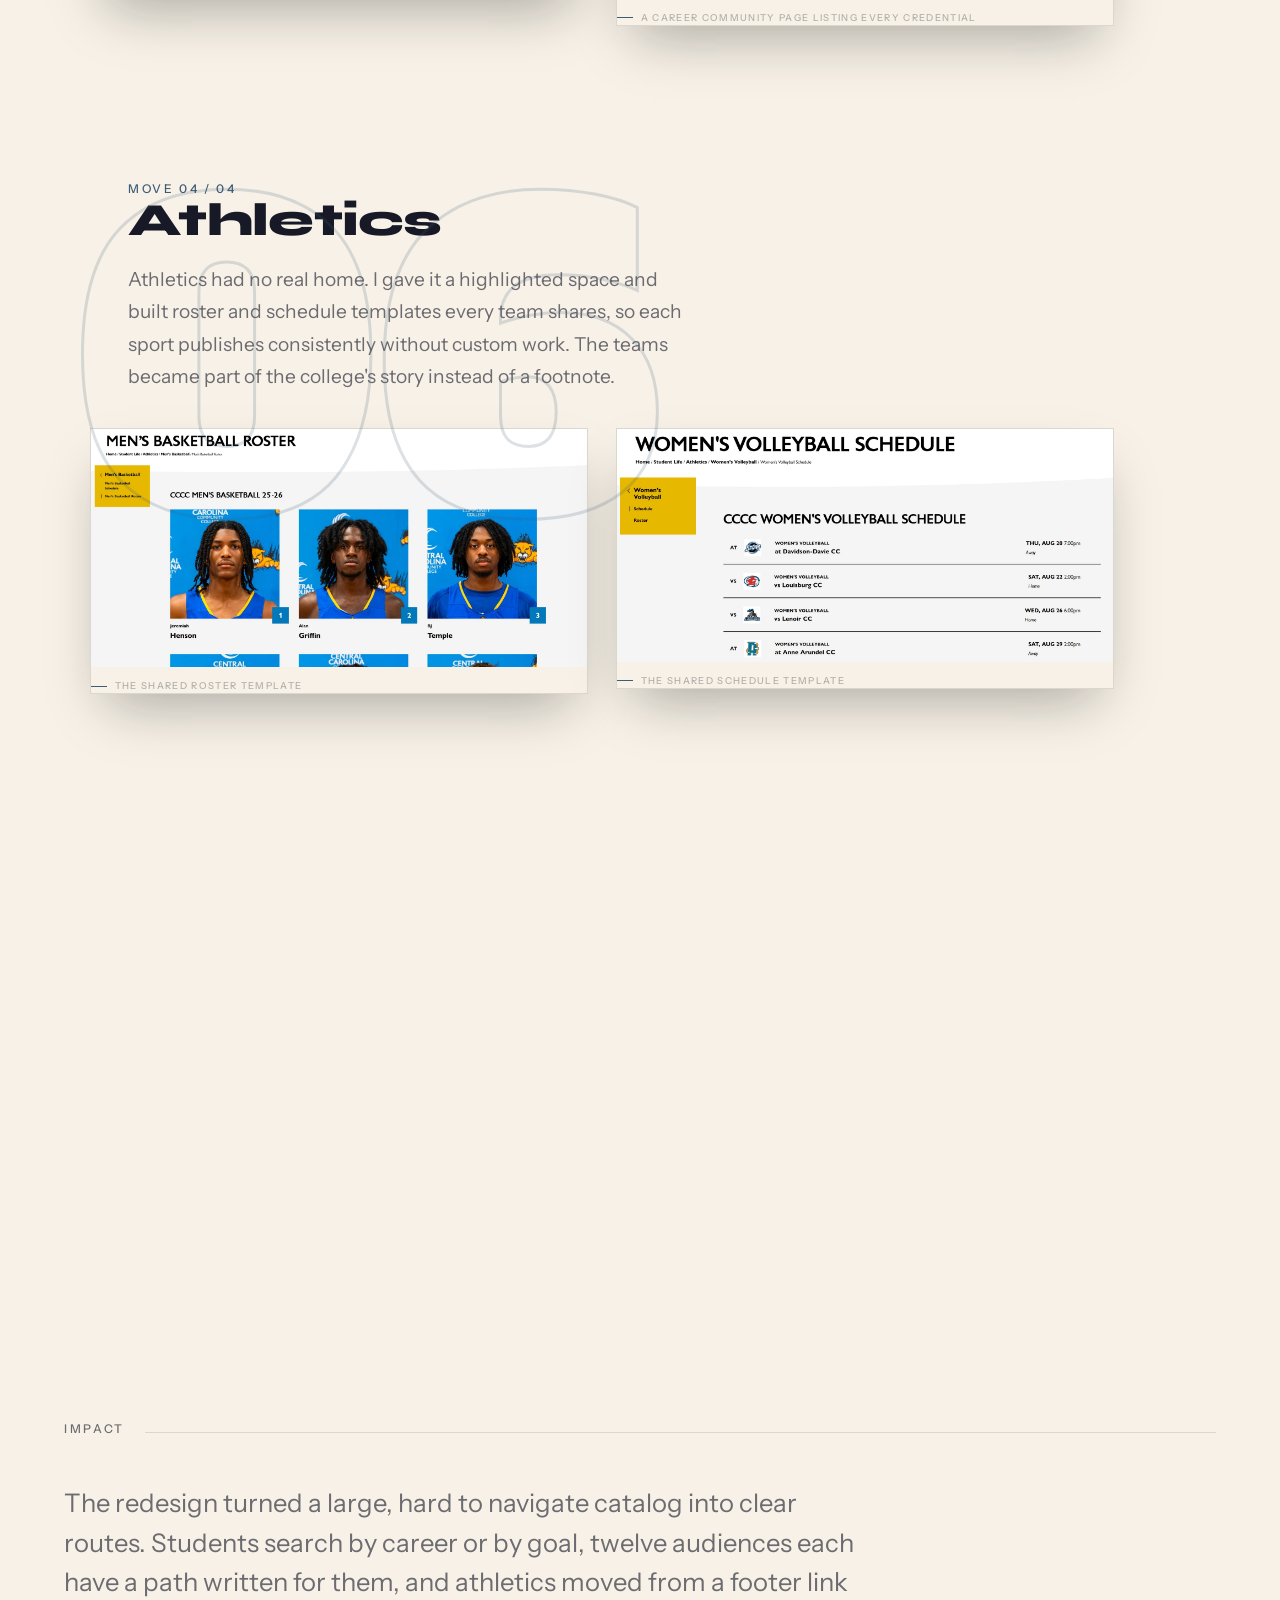
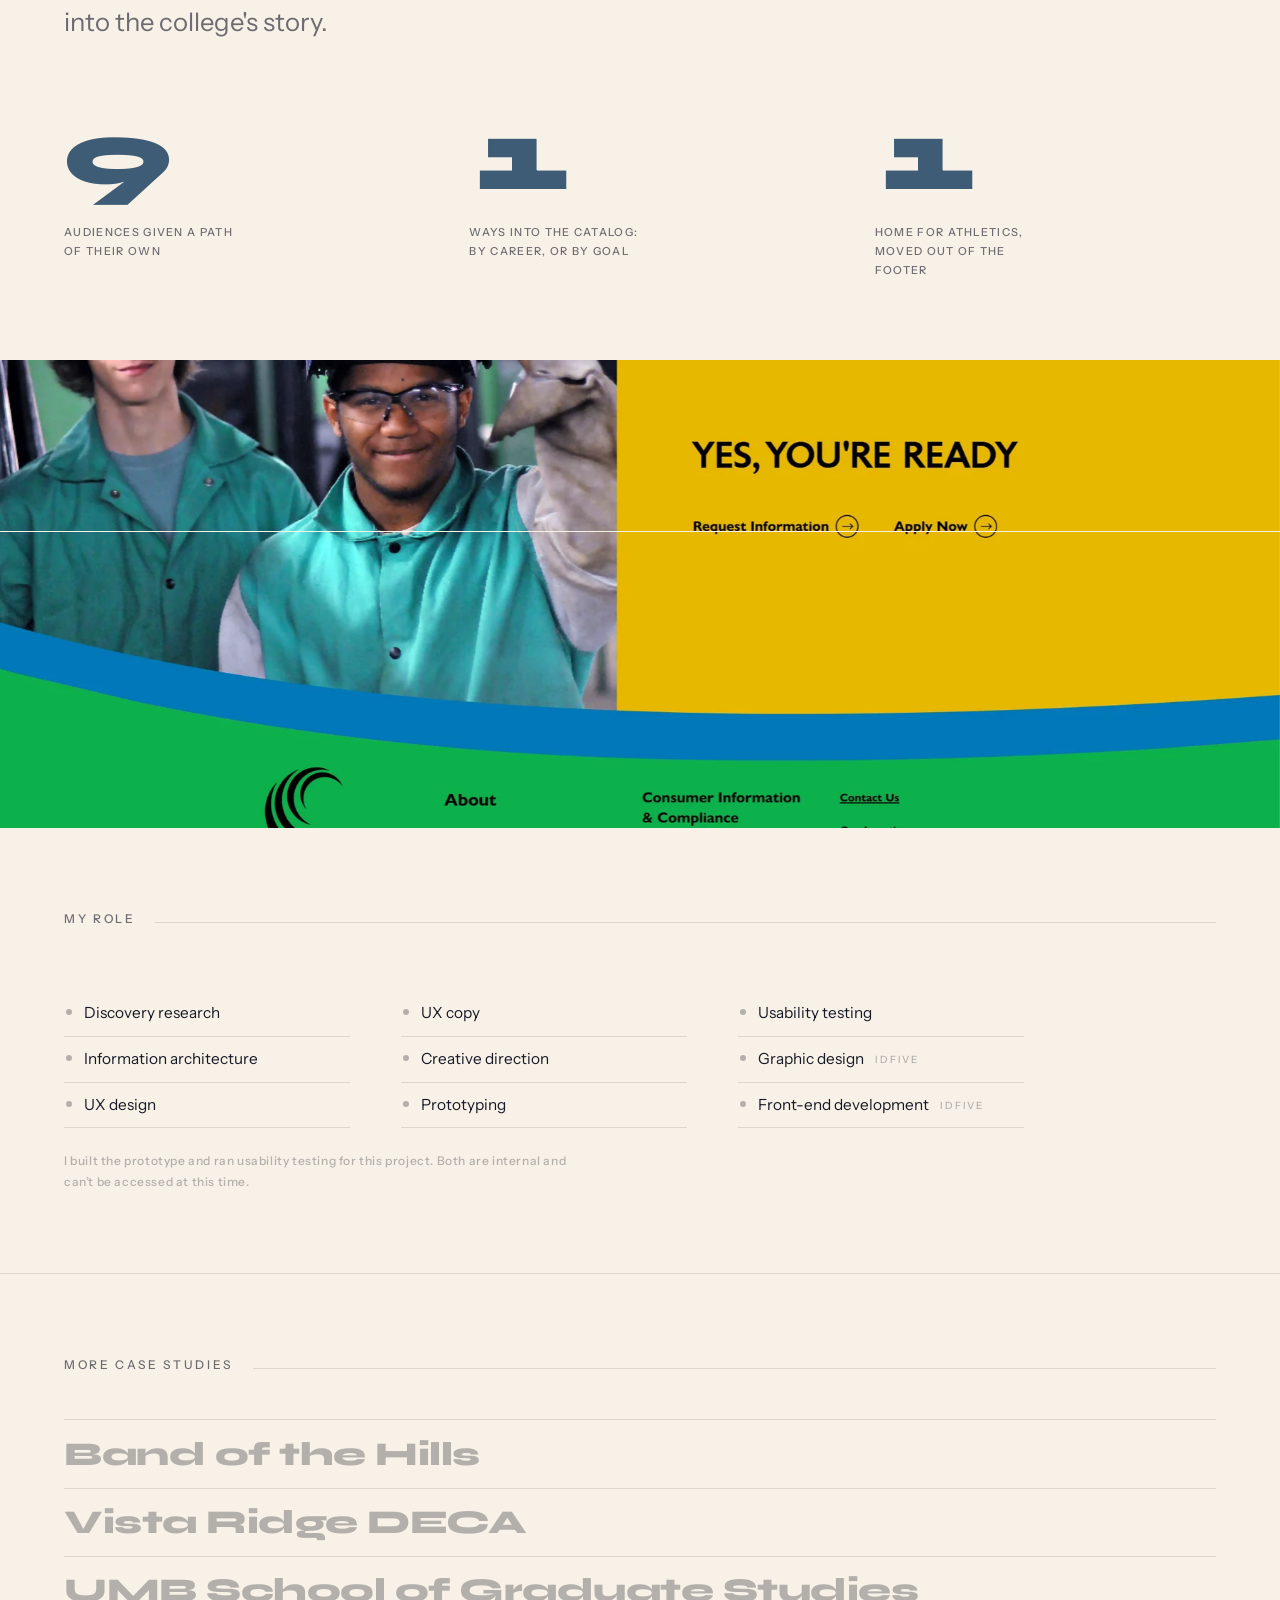
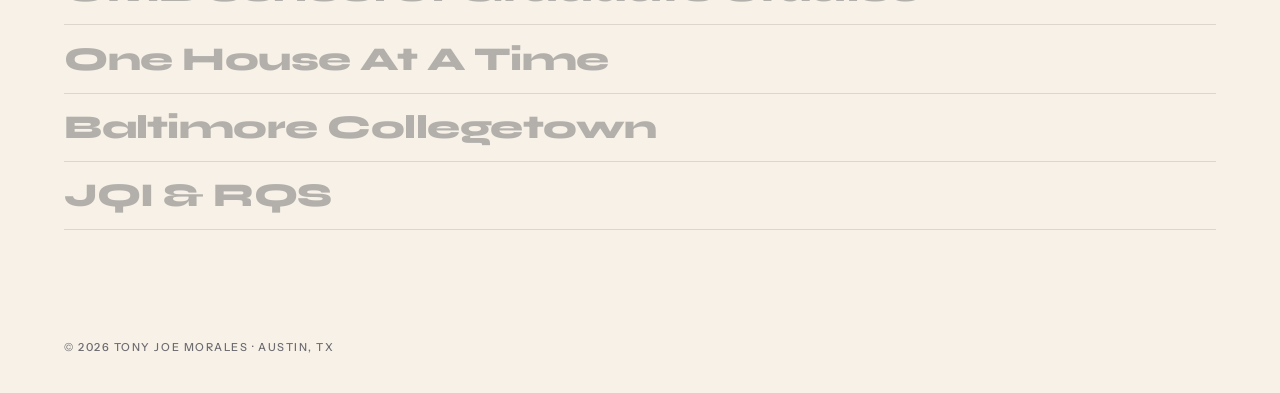
<file: cccc/index.html>
<!DOCTYPE html>
<html lang="en">
<head>
<meta charset="UTF-8" />
<meta name="viewport" content="width=device-width, initial-scale=1" />
<title>Central Carolina Community College &middot; Tony Joe Morales</title>
<meta name="description" content="A community college with a vast catalog, restructured so every audience can find its way in." />
<meta property="og:title" content="Central Carolina Community College &middot; Case study by Tony Joe Morales" />
<meta property="og:image" content="../assets/card-cccc.jpg" />
<link rel="icon" href="data:image/svg+xml,%3Csvg xmlns='http://www.w3.org/2000/svg' viewBox='0 0 64 64'%3E%3Crect width='64' height='64' rx='12' fill='%23101010'/%3E%3Ctext x='32' y='42' font-family='Arial,sans-serif' font-weight='800' font-size='26' fill='%23FAFAF8' text-anchor='middle'%3ETJ%3C/text%3E%3C/svg%3E" />
<link rel="preconnect" href="https://fonts.googleapis.com" />
<link rel="preconnect" href="https://fonts.gstatic.com" crossorigin />
<link href="https://fonts.googleapis.com/css2?family=Alfa+Slab+One&family=Syne:wght@700;800&family=Instrument+Sans:wght@400;500;600&display=swap" rel="stylesheet" />
<link rel="stylesheet" href="../assets/style.css?v=1785980565" />
<script>try{var t=localStorage.getItem("tjm-theme");if(t==="dark")document.documentElement.setAttribute("data-theme","dark")}catch(e){}</script>
<script>try{var c=sessionStorage.getItem("tjm-xfade");if(c){document.documentElement.style.setProperty("--xfade",c);document.documentElement.classList.add("xfading");sessionStorage.removeItem("tjm-xfade")}}catch(e){}</script>
</head>
<body class="p-blue">
<a class="skiplink" href="#main">Skip to content</a>

<div class="progress" aria-hidden="true"></div>
<div class="rail" aria-hidden="true">Case</div>
<div class="dot" aria-hidden="true"></div>

<nav>
  <a class="mark" href="../" aria-label="Tony Joe Morales, home">TJM</a>
  <ul>
    <li><a href="../#work">Work</a></li>
    <li><a href="../about/">About</a></li>
    <li><a href="../assets/tony-joe-morales-resume.pdf" target="_blank" rel="noopener">Resume</a></li>
    <li><a class="nav-cta" href="mailto:tonyjoemorales@gmail.com?subject=Website%20Inquiry">Contact</a></li>
    <li><button class="theme-toggle" id="themeToggle" aria-label="Toggle dark mode" aria-pressed="false"></button></li>
  </ul>
</nav>

<header class="chapter chero" id="main" data-rail="Case 06">
  <span class="ghost" aria-hidden="true">06</span>
  <div class="eyebrow"><i></i><span>Case study 06 / 07</span><span>Higher education</span></div>
  <h1><span class="row"><span>Central Carolina</span></span><span class="row"><span>Community College</span></span></h1>
  <p class="tag">A community college with a vast catalog, restructured so every audience can find its way in.</p>
  <div class="cmeta">
    <div><small>Client</small><a href="https://www.cccc.edu/" target="_blank" rel="noopener">cccc.edu &nearr;&#xFE0E;</a></div>
    <div><small>Role</small>UX Design</div>
    <div><small>Agency</small>idfive</div>
  </div>
</header>

<figure class="bleed"><img src="../assets/card-cccc.jpg" alt="Central Carolina Community College campus banners" /></figure>

<section class="chapter" data-rail="The setup">
  <div class="kick"><span>The client</span></div>
  <p class="lede reveal">Central Carolina Community College serves a wide region of North Carolina, with a catalog running from associate degrees and diplomas to certificates, job training, and high school programs, for audiences from first-time students to veterans, employers, and alumni.</p>
  <div class="kick later"><span>The problem</span></div>
  <h2 class="bigline reveal">A vast catalog with <em>no clear way in.</em></h2>
  <p class="lede reveal">Students could not navigate the certificate, diploma, and degree offerings. The homepage opened no clear paths into the sections where that information lived, the many audiences had no routes of their own, and athletics was an afterthought.</p>
</section>


<section class="chapter hmw-ch" data-rail="The question">
  <div class="kick"><span>The question</span></div>
  <p class="hmw"><span class="w q">How</span> <span class="w q">might</span> <span class="w q">we</span> <span class="w">help</span> <span class="w">every</span> <span class="w">kind</span> <span class="w">of</span> <span class="w">student</span> <span class="w">quickly</span> <span class="w">recognize</span> <span class="w">the</span> <span class="w">opportunity</span> <span class="w">that</span> <span class="w">fits</span> <span class="w">them?</span></p>
  <p class="hmw-note">Every move below is an answer to that question.</p>
</section>

<section class="chapter ia-chapter" data-rail="Architecture">
  <div class="kick"><span>The architecture</span><span>Before / after</span></div>
  <p class="lede reveal">The old homepage offered four broad buckets, no audience paths, and athletics as a footer link. The restructure gave every audience a door and moved the teams into the college&#x27;s story.</p>
  <figure class="ia-fig reveal">
    <svg class="ia-svg" viewBox="0 0 1240 647" xmlns="http://www.w3.org/2000/svg" role="img" aria-label="Information architecture before and after">
<text x="32.0" y="26" font-size="11" letter-spacing="2.6" fill="var(--ink-30)">Before  ·  May 2022</text>
<text x="652.0" y="26" font-size="11" letter-spacing="2.6" fill="var(--c)">After</text>
<line x1="32.0" y1="38" x2="580.0" y2="38" stroke="var(--ink-12)" stroke-width="1"/>
<line x1="652.0" y1="38" x2="1208.0" y2="38" stroke="var(--ink-12)" stroke-width="1"/>
<text x="32.0" y="64" font-size="14" font-weight="500" fill="var(--ink-30)">Find Your Path</text>
<text x="32.0" y="89" font-size="14" font-weight="500" fill="var(--ink-30)">Degree, Diploma, or Certificate</text>
<text x="32.0" y="114" font-size="14" font-weight="500" fill="var(--ink-30)">Finish High School</text>
<text x="32.0" y="139" font-size="14" font-weight="500" fill="var(--ink-30)">Continuing Education</text>
<text x="32.0" y="164" font-size="14" font-weight="500" fill="var(--c)">— no audience paths —</text>
<text x="32.0" y="189" font-size="14" font-weight="500" fill="var(--ink-30)">Utility / footer</text>
<line x1="42.0" y1="210" x2="50.0" y2="210" stroke="var(--ink-30)" stroke-width="1" opacity=".5"/>
<text x="54.0" y="214" font-size="12.5" font-weight="400" fill="var(--ink-30)">Step-by-Step Guide</text>
<line x1="42.0" y1="235" x2="50.0" y2="235" stroke="var(--ink-30)" stroke-width="1" opacity=".5"/>
<text x="54.0" y="239" font-size="12.5" font-weight="400" fill="var(--ink-30)">Visit Campus</text>
<line x1="42.0" y1="260" x2="50.0" y2="260" stroke="var(--ink-30)" stroke-width="1" opacity=".5"/>
<text x="54.0" y="264" font-size="12.5" font-weight="400" fill="var(--ink-30)">Academic Advising</text>
<line x1="42.0" y1="285" x2="50.0" y2="285" stroke="var(--ink-30)" stroke-width="1" opacity=".5"/>
<text x="54.0" y="289" font-size="12.5" font-weight="400" fill="var(--ink-30)">Schedules</text>
<line x1="42.0" y1="310" x2="50.0" y2="310" stroke="var(--ink-30)" stroke-width="1" opacity=".5"/>
<text x="54.0" y="314" font-size="12.5" font-weight="400" fill="var(--ink-30)">Request Info</text>
<line x1="42.0" y1="335" x2="50.0" y2="335" stroke="var(--ink-30)" stroke-width="1" opacity=".5"/>
<text x="54.0" y="339" font-size="12.5" font-weight="400" fill="var(--ink-30)">About CCCC</text>
<line x1="42.0" y1="360" x2="50.0" y2="360" stroke="var(--ink-30)" stroke-width="1" opacity=".5"/>
<text x="54.0" y="364" font-size="12.5" font-weight="400" fill="var(--ink-30)">News / Events</text>
<text x="32.0" y="389" font-size="14" font-weight="500" fill="var(--c)">Go Cougars! (footer)</text>
<line x1="42.0" y1="410" x2="50.0" y2="410" stroke="var(--c)" stroke-width="1" opacity=".5"/>
<text x="54.0" y="414" font-size="12.5" font-weight="400" fill="var(--c)">College Sports</text>
<text x="652.0" y="64" font-size="14" font-weight="500" fill="var(--c)">Info For</text>
<line x1="662.0" y1="85" x2="670.0" y2="85" stroke="var(--c)" stroke-width="1" opacity=".5"/>
<text x="674.0" y="89" font-size="12.5" font-weight="400" fill="var(--c)">Current High School Students</text>
<line x1="662.0" y1="110" x2="670.0" y2="110" stroke="var(--c)" stroke-width="1" opacity=".5"/>
<text x="674.0" y="114" font-size="12.5" font-weight="400" fill="var(--c)">New / Returning Students</text>
<line x1="662.0" y1="135" x2="670.0" y2="135" stroke="var(--c)" stroke-width="1" opacity=".5"/>
<text x="674.0" y="139" font-size="12.5" font-weight="400" fill="var(--c)">University Transfer</text>
<line x1="662.0" y1="160" x2="670.0" y2="160" stroke="var(--c)" stroke-width="1" opacity=".5"/>
<text x="674.0" y="164" font-size="12.5" font-weight="400" fill="var(--c)">Military &amp; Veterans</text>
<line x1="662.0" y1="185" x2="670.0" y2="185" stroke="var(--c)" stroke-width="1" opacity=".5"/>
<text x="674.0" y="189" font-size="12.5" font-weight="400" fill="var(--c)">Adult Learners</text>
<line x1="662.0" y1="210" x2="670.0" y2="210" stroke="var(--c)" stroke-width="1" opacity=".5"/>
<text x="674.0" y="214" font-size="12.5" font-weight="400" fill="var(--c)">Business &amp; Industry</text>
<line x1="662.0" y1="235" x2="670.0" y2="235" stroke="var(--c)" stroke-width="1" opacity=".5"/>
<text x="674.0" y="239" font-size="12.5" font-weight="400" fill="var(--c)">Employers / Alumni</text>
<line x1="662.0" y1="260" x2="670.0" y2="260" stroke="var(--c)" stroke-width="1" opacity=".5"/>
<text x="674.0" y="264" font-size="12.5" font-weight="400" fill="var(--c)">Aprendices de Ingles</text>
<line x1="662.0" y1="285" x2="670.0" y2="285" stroke="var(--c)" stroke-width="1" opacity=".5"/>
<text x="674.0" y="289" font-size="12.5" font-weight="400" fill="var(--c)">…12 audiences in all</text>
<text x="652.0" y="314" font-size="14" font-weight="500" fill="var(--ink-60)">Programs</text>
<line x1="662.0" y1="335" x2="670.0" y2="335" stroke="var(--ink-60)" stroke-width="1" opacity=".5"/>
<text x="674.0" y="339" font-size="12.5" font-weight="400" fill="var(--ink-60)">All Programs</text>
<line x1="662.0" y1="360" x2="670.0" y2="360" stroke="var(--c)" stroke-width="1" opacity=".5"/>
<text x="674.0" y="364" font-size="12.5" font-weight="400" fill="var(--c)">Programs by Career Communities</text>
<line x1="662.0" y1="385" x2="670.0" y2="385" stroke="var(--ink-60)" stroke-width="1" opacity=".5"/>
<text x="674.0" y="389" font-size="12.5" font-weight="400" fill="var(--ink-60)">University Transfer</text>
<line x1="662.0" y1="410" x2="670.0" y2="410" stroke="var(--ink-60)" stroke-width="1" opacity=".5"/>
<text x="674.0" y="414" font-size="12.5" font-weight="400" fill="var(--ink-60)">Online</text>
<line x1="662.0" y1="435" x2="670.0" y2="435" stroke="var(--ink-60)" stroke-width="1" opacity=".5"/>
<text x="674.0" y="439" font-size="12.5" font-weight="400" fill="var(--ink-60)">Continuing Education</text>
<text x="652.0" y="464" font-size="14" font-weight="500" fill="var(--ink-60)">Student Life</text>
<line x1="662.0" y1="485" x2="670.0" y2="485" stroke="var(--c)" stroke-width="1" opacity=".5"/>
<text x="674.0" y="489" font-size="12.5" font-weight="400" fill="var(--c)">Athletics</text>
<line x1="662.0" y1="510" x2="670.0" y2="510" stroke="var(--ink-60)" stroke-width="1" opacity=".5"/>
<text x="674.0" y="514" font-size="12.5" font-weight="400" fill="var(--ink-60)">Clubs &amp; Organizations</text>
<line x1="662.0" y1="535" x2="670.0" y2="535" stroke="var(--ink-60)" stroke-width="1" opacity=".5"/>
<text x="674.0" y="539" font-size="12.5" font-weight="400" fill="var(--ink-60)">Campuses &amp; Parking</text>
<text x="652.0" y="564" font-size="14" font-weight="500" fill="var(--ink-60)">Admissions  ·  Support &amp; Success  ·  Paying</text>
<line x1="32.0" y1="607" x2="1208.0" y2="607" stroke="var(--ink-12)" stroke-width="1"/><text x="32.0" y="629" font-size="11.5" fill="var(--c)" letter-spacing="1.2">Athletics moved out of the footer and into Student Life. Twelve audiences got a door of their own.</text>
</svg>
    <figcaption>Navigation captured from the Internet Archive (May 2022) and the live site today.</figcaption>
  </figure>
</section>

<section data-rail="The work">
<div class="move reveal full" data-rail="Move 01">
  <span class="mnum">Move 01 / 04</span>
  <div class="mtext"><h3>The homepage</h3><p>I rebuilt the homepage around the two questions students arrive with: what career do I want, and what can I do here? Career Communities group programs by career goal, and a task list opens the college's main paths, from an associate degree to finishing high school or reading it all in Spanish. Each is a direct route into the architecture rather than a menu to decode.</p></div>
  <div class="showcase nat">
    <figure><img src="img/cccc-hero.webp" alt="The redesigned homepage: Your path forward starts here" loading="lazy" /><figcaption>The redesigned homepage: Your path forward starts here</figcaption></figure>
    <figure><img src="img/cccc-home.webp" alt="Career Communities and the At CCCC you can task list" loading="lazy" /><figcaption>Career Communities and the At CCCC you can task list</figcaption></figure>
  </div>
</div>
<div class="move reveal" data-rail="Move 02">
  <span class="mnum">Move 02 / 04</span>
  <div><h3>The audiences</h3><p>The old site addressed every audience at once. I gave each a dedicated path in the Info For menu, from high school students and adult learners to veterans, employers, and alumni. Visitors identify themselves in one click and land in content written for them.</p></div>
  <div class="imgs small"><figure><img src="img/cccc-audiences.webp" alt="The Info For menu, with a path for each audience" loading="lazy" /><figcaption>The Info For menu, with a path for each audience</figcaption></figure></div>
</div>
<div class="move reveal full" data-rail="Move 03">
  <span class="mnum">Move 03 / 04</span>
  <div class="mtext"><h3>The program finder</h3><p>Certificates, diplomas, and degrees were hard to tell apart and harder to compare. I built a finder that searches by career and routes to a career community page laying out every credential together: what you will learn, length, credits, locations, and the curriculum guide.</p></div>
  <div class="showcase nat">
    <figure><video src="img/cccc-finder.mp4" autoplay loop muted playsinline preload="metadata" aria-label="Searching programs by career in the finder"></video><figcaption>Searching programs by career in the finder</figcaption></figure>
    <figure><img src="img/cccc-program.webp" alt="A career community page listing every credential" loading="lazy" /><figcaption>A career community page listing every credential</figcaption></figure>
  </div>
</div>
<div class="move reveal full" data-rail="Move 04">
  <span class="mnum">Move 04 / 04</span>
  <div class="mtext"><h3>Athletics</h3><p>Athletics had no real home. I gave it a highlighted space and built roster and schedule templates every team shares, so each sport publishes consistently without custom work. The teams became part of the college's story instead of a footnote.</p></div>
  <div class="showcase nat">
    <figure><img src="img/cccc-roster.webp" alt="The shared roster template" loading="lazy" /><figcaption>The shared roster template</figcaption></figure>
    <figure><img src="img/cccc-schedule.webp" alt="The shared schedule template" loading="lazy" /><figcaption>The shared schedule template</figcaption></figure>
  </div>
</div>
</section>

<section class="chapter" data-rail="Impact">
  <span class="ghost" aria-hidden="true">06</span>
  <div class="kick"><span>Impact</span></div>
  <p class="lede reveal">The redesign turned a large, hard to navigate catalog into clear routes. Students search by career or by goal, twelve audiences each have a path written for them, and athletics moved from a footer link into the college's story.</p>
  <div class="impact-stats reveal"><div><b data-val="12">12</b><small>Audiences given a path of their own</small></div><div><b data-val="2">2</b><small>Ways into the catalog: by career, or by goal</small></div><div><b data-val="1">1</b><small>Home for athletics, moved out of the footer</small></div></div>
</section>

<figure class="bleed alt"><img src="img/cccc-footer.webp" alt="" role="presentation" loading="lazy" /></figure>

<section class="chapter" style="min-height:auto" data-rail="My role">
  <div class="kick"><span>My role</span></div>
  <ul class="credits reveal">
    <li>Discovery research</li>
    <li>Information architecture</li>
    <li>UX design</li>
    <li>UX copy</li>
    <li>Creative direction</li>
    <li>Prototyping</li>
    <li>Usability testing</li>
    <li>Graphic design <span class="by">idfive</span></li>
    <li>Front-end development <span class="by">idfive</span></li>
  </ul>
  <p class="credits-note">I built the prototype and ran usability testing for this project. Both are internal and can’t be accessed at this time.</p>
</section>

<section class="morecases" data-rail="More work">
  <div class="kick"><span>More case studies</span></div>
  <ul>
    <li><a href="../band-of-the-hills/" data-img="../assets/card-band.jpg" style="--hc:var(--lime-ink)"><span class="cname">Band of the Hills</span><span class="csec">Community arts</span></a></li>
   <li><a href="../vrdeca/" data-img="../assets/card-vrdeca.jpg" style="--hc:var(--teal-ink)"><span class="cname">Vista Ridge DECA</span><span class="csec">Student organizations</span></a></li>
    <li><a href="../umb-graduate/" data-img="../assets/card-umb.jpg" style="--hc:var(--violet)"><span class="cname">UMB School of Graduate Studies</span><span class="csec">Higher education</span></a></li>
    <li><a href="../one-house/" data-img="../assets/card-one-house.jpg" style="--hc:var(--teal-ink)"><span class="cname">One House At A Time</span><span class="csec">Nonprofit &amp; civic</span></a></li>
    <li><a href="../baltimore-collegetown/" data-img="../assets/card-collegetown.jpg" style="--hc:var(--rose)"><span class="cname">Baltimore Collegetown</span><span class="csec">Strategic marketing</span></a></li>
    <li><a href="../jqi-rqs/" data-img="../assets/card-jqi-rqs.jpg" style="--hc:var(--amber-ink)"><span class="cname">JQI &amp; RQS</span><span class="csec">Quantum research</span></a></li>
  </ul>
</section>

<footer>
  <span>&copy; 2026 Tony Joe Morales &middot; Austin, TX</span>
</footer>

<script src="../assets/main.js?v=1784519322"></script>
</body>
</html>
</file>
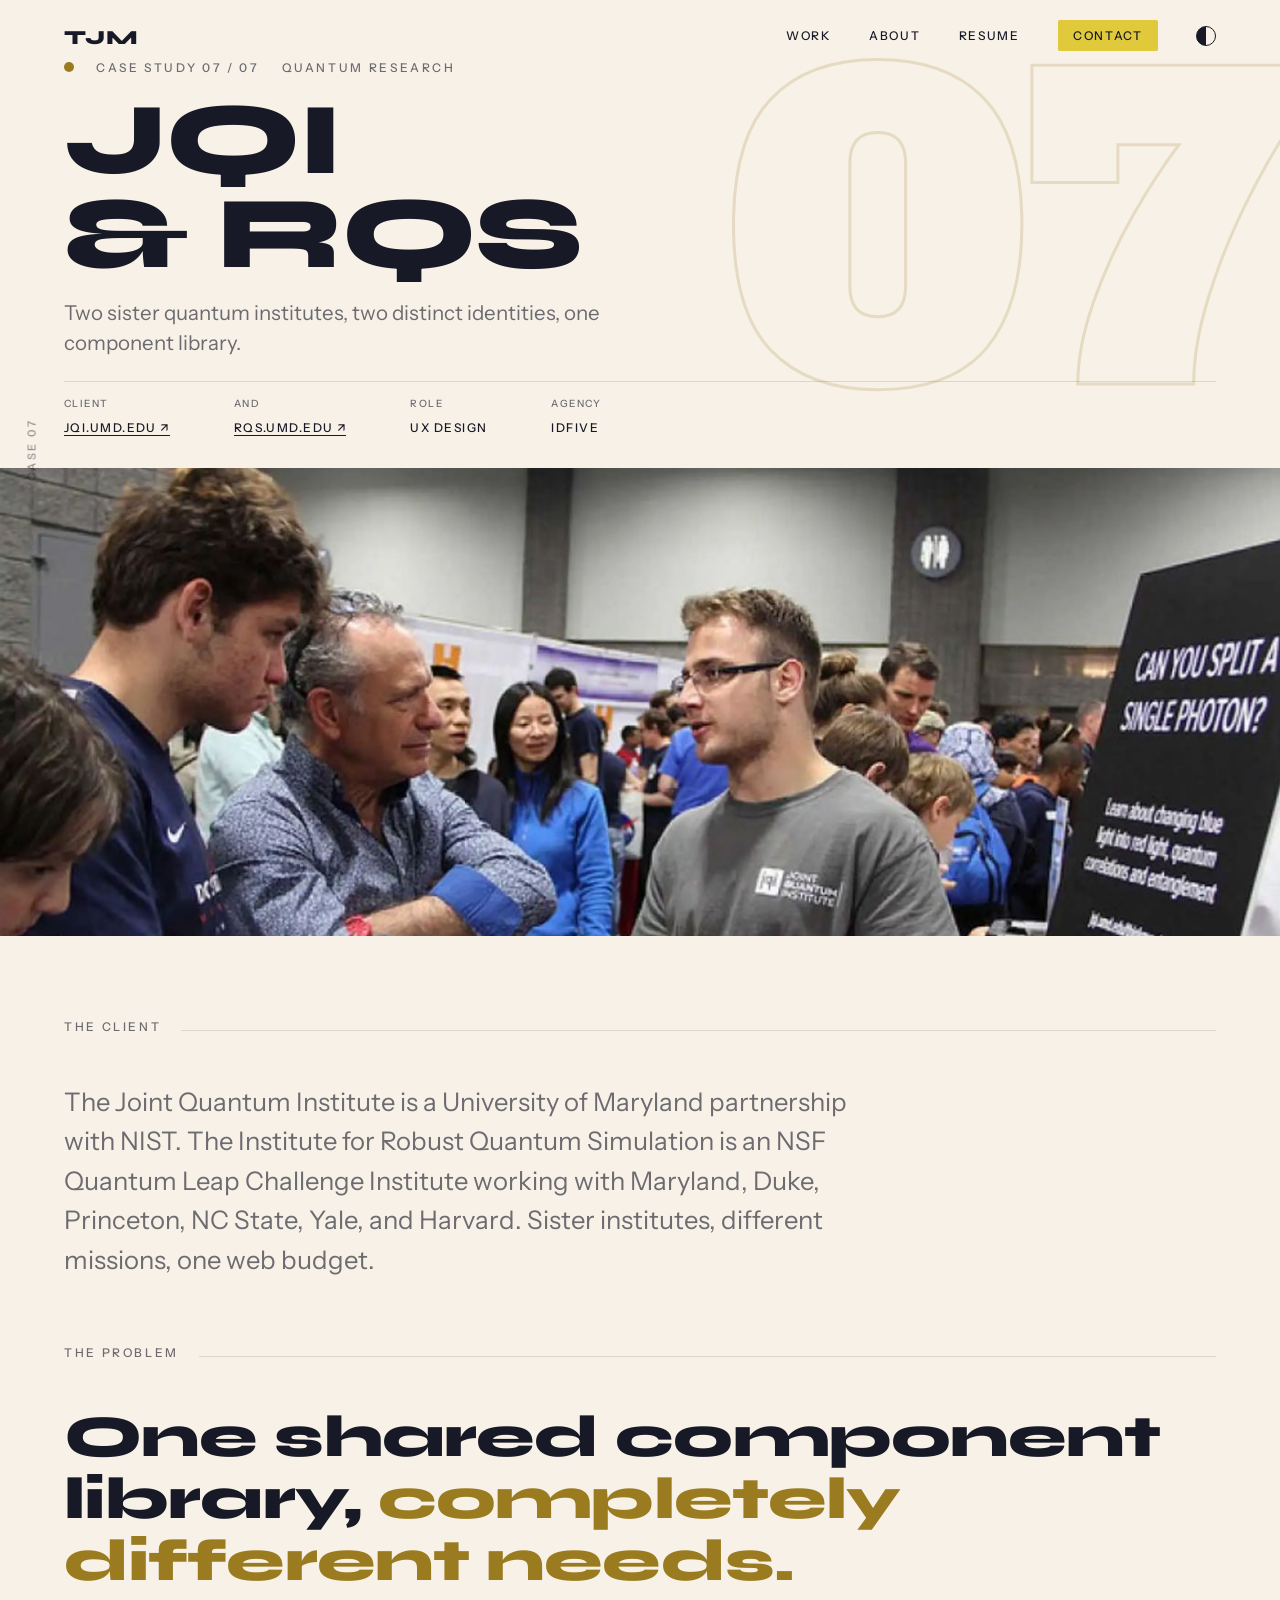
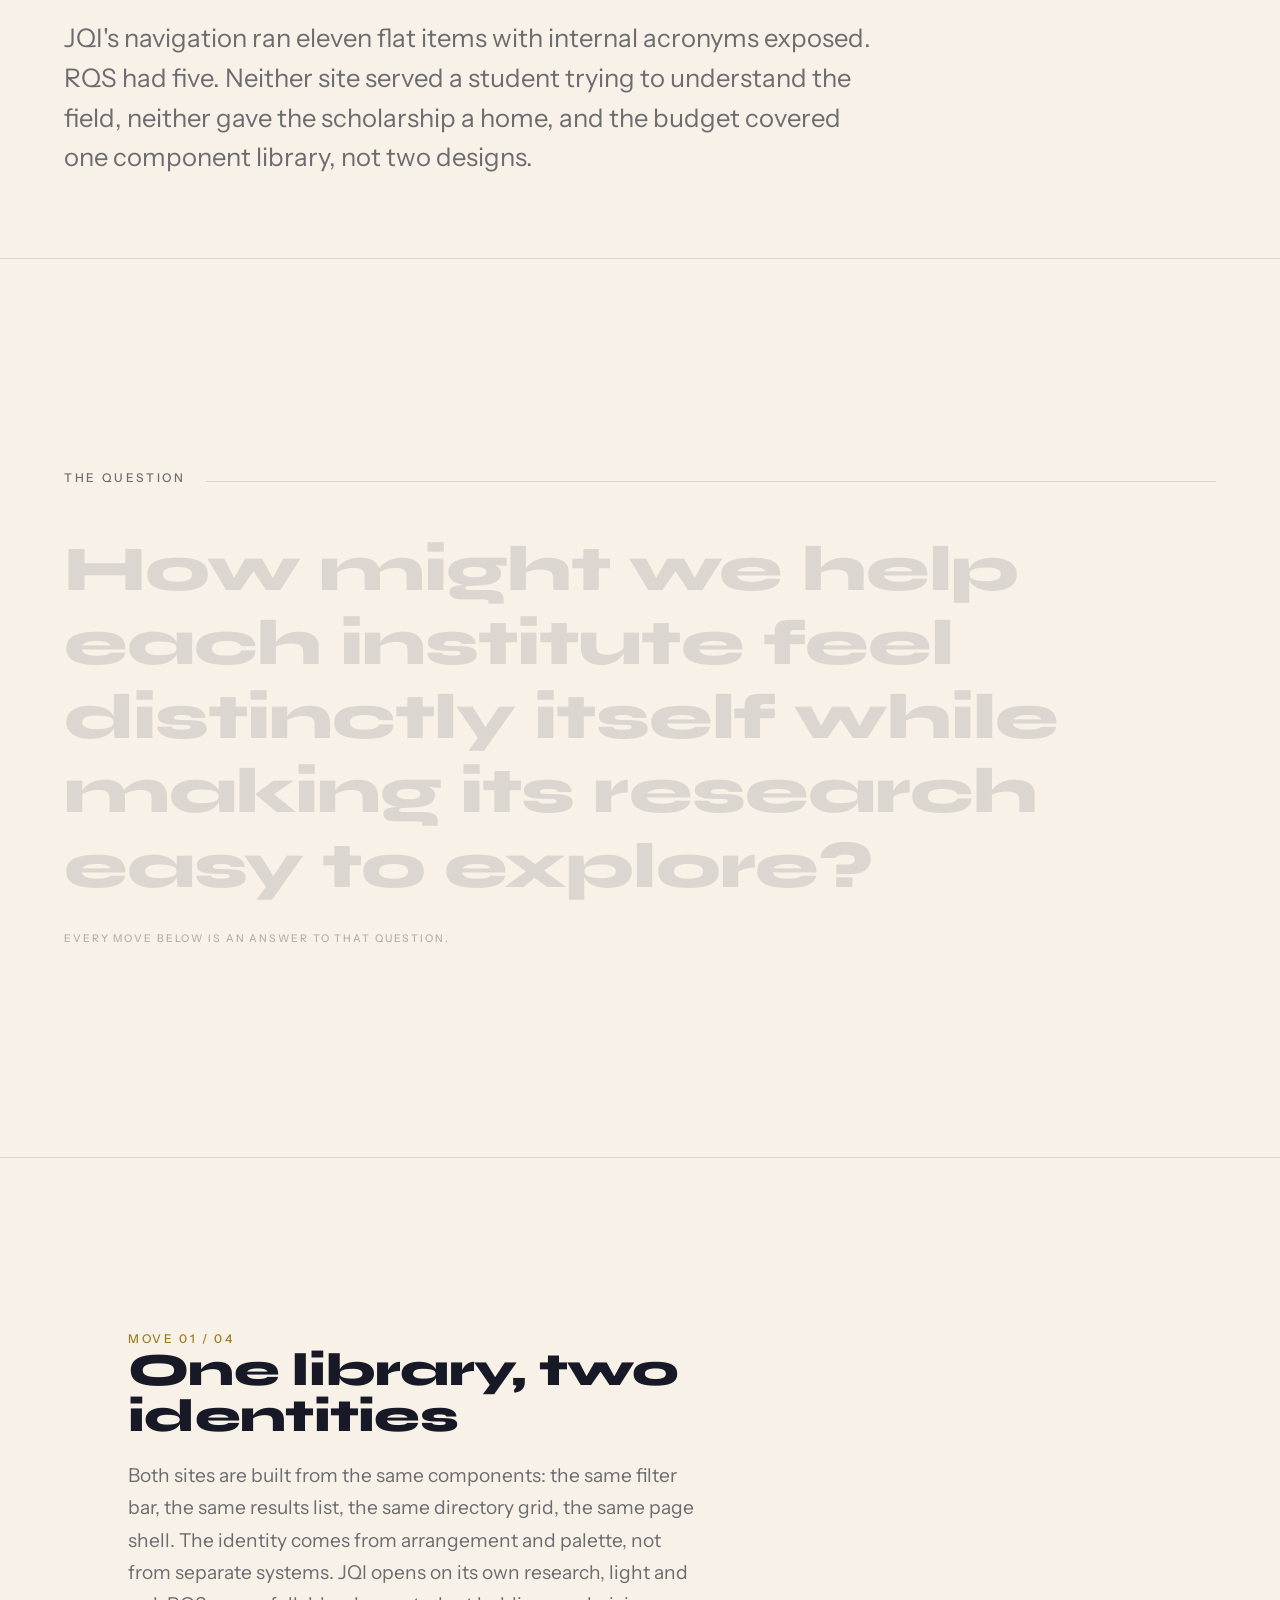
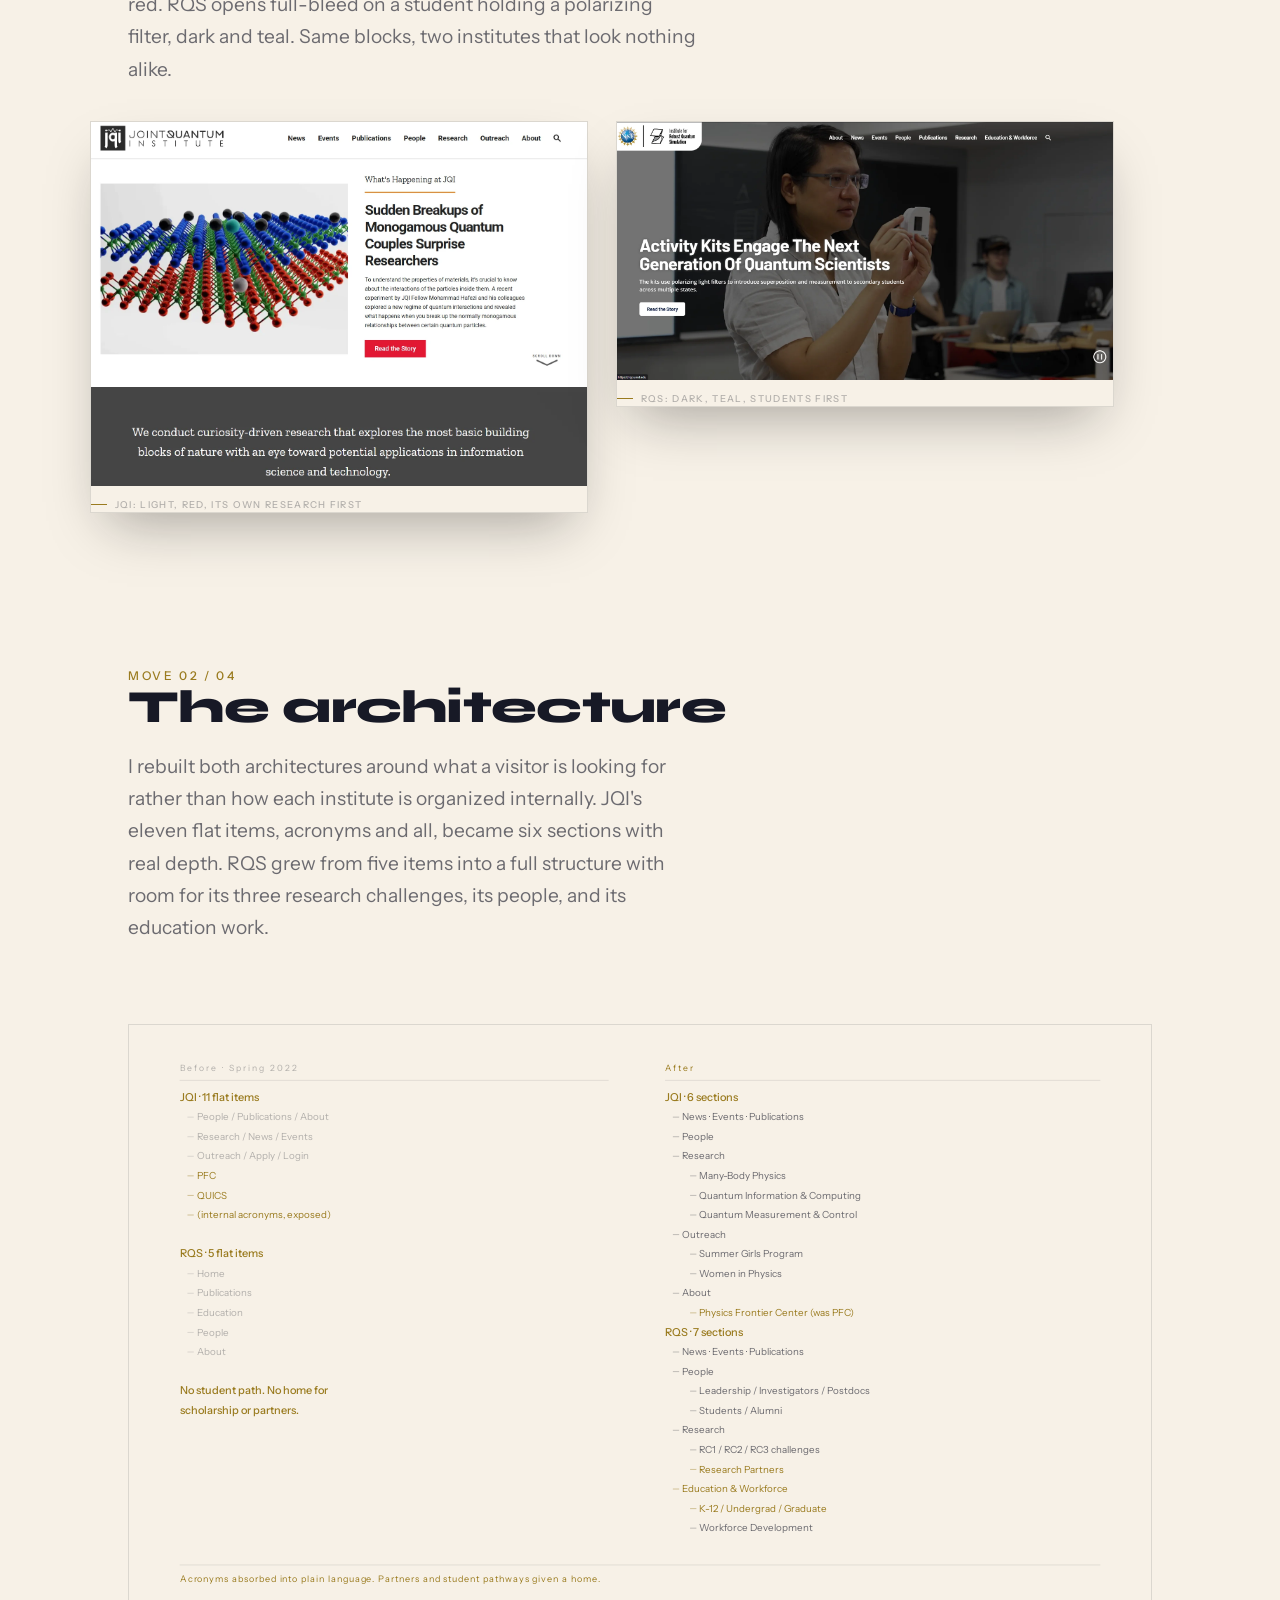
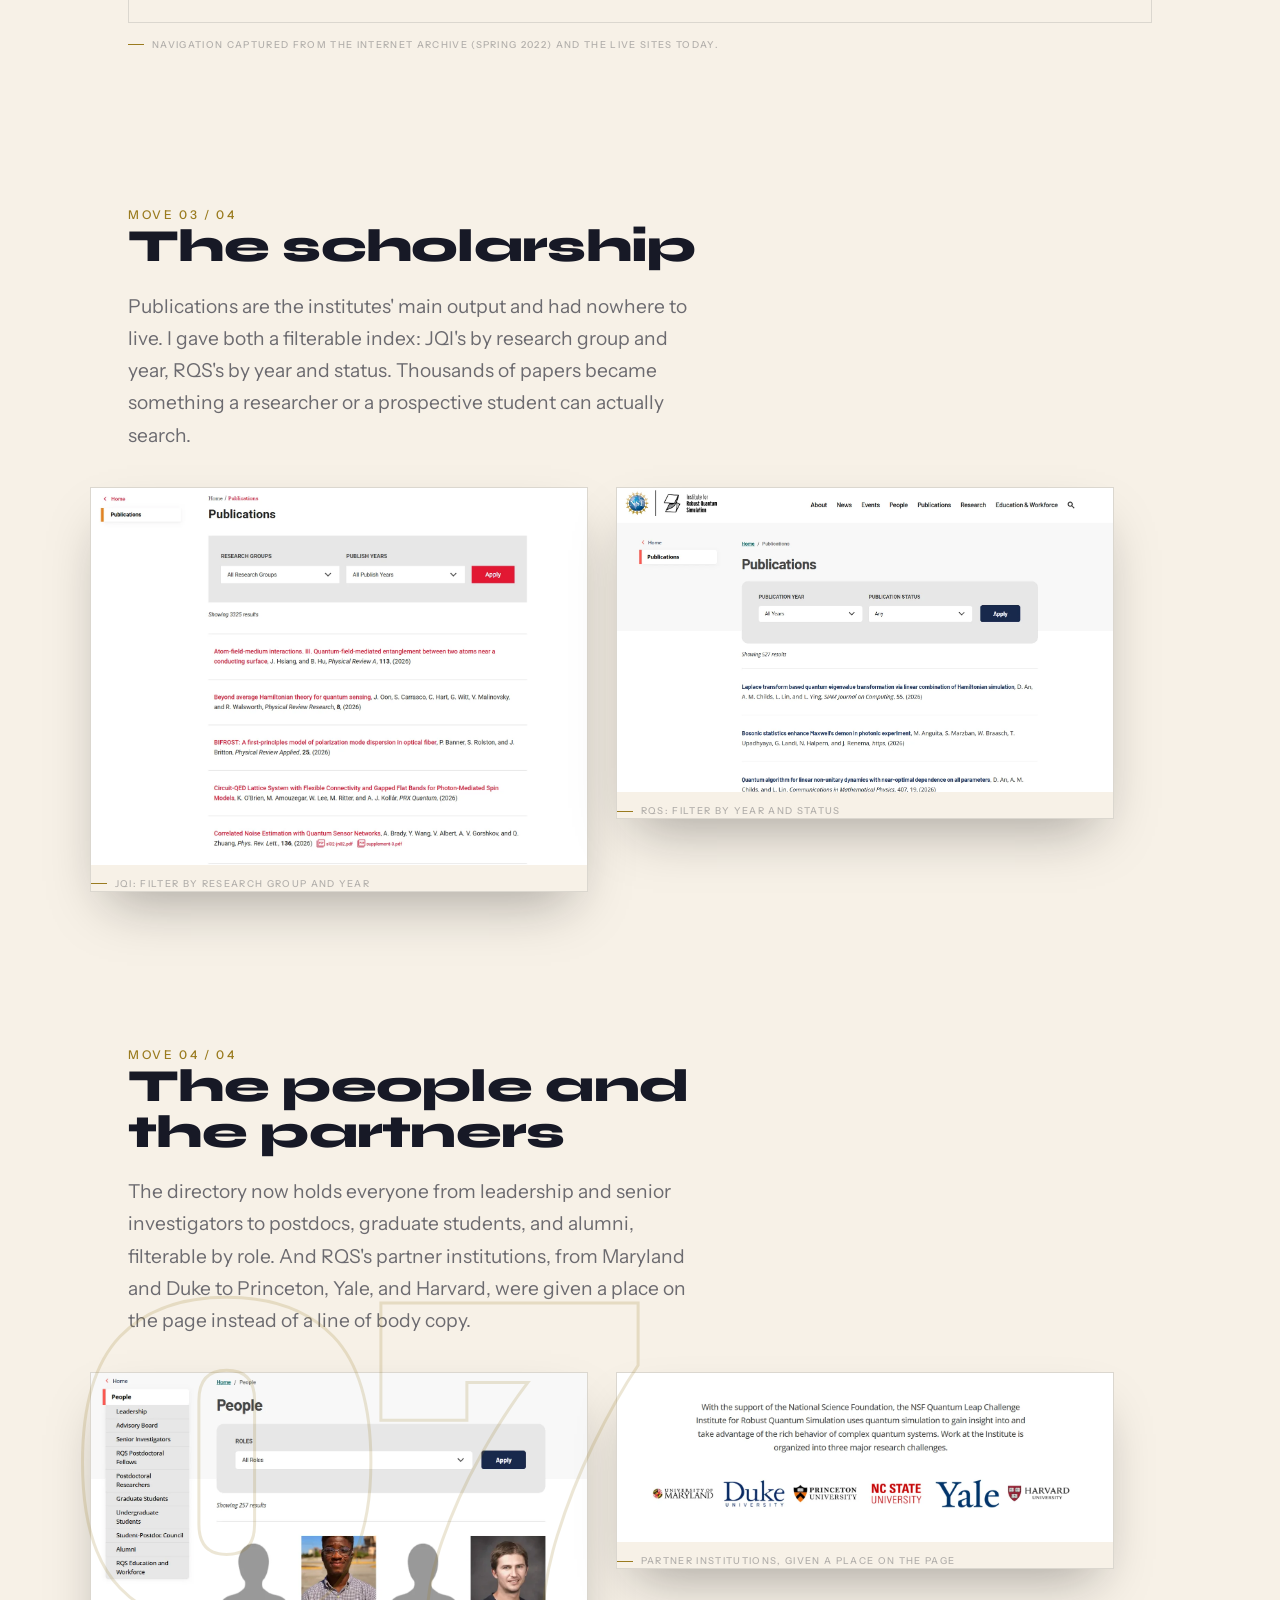
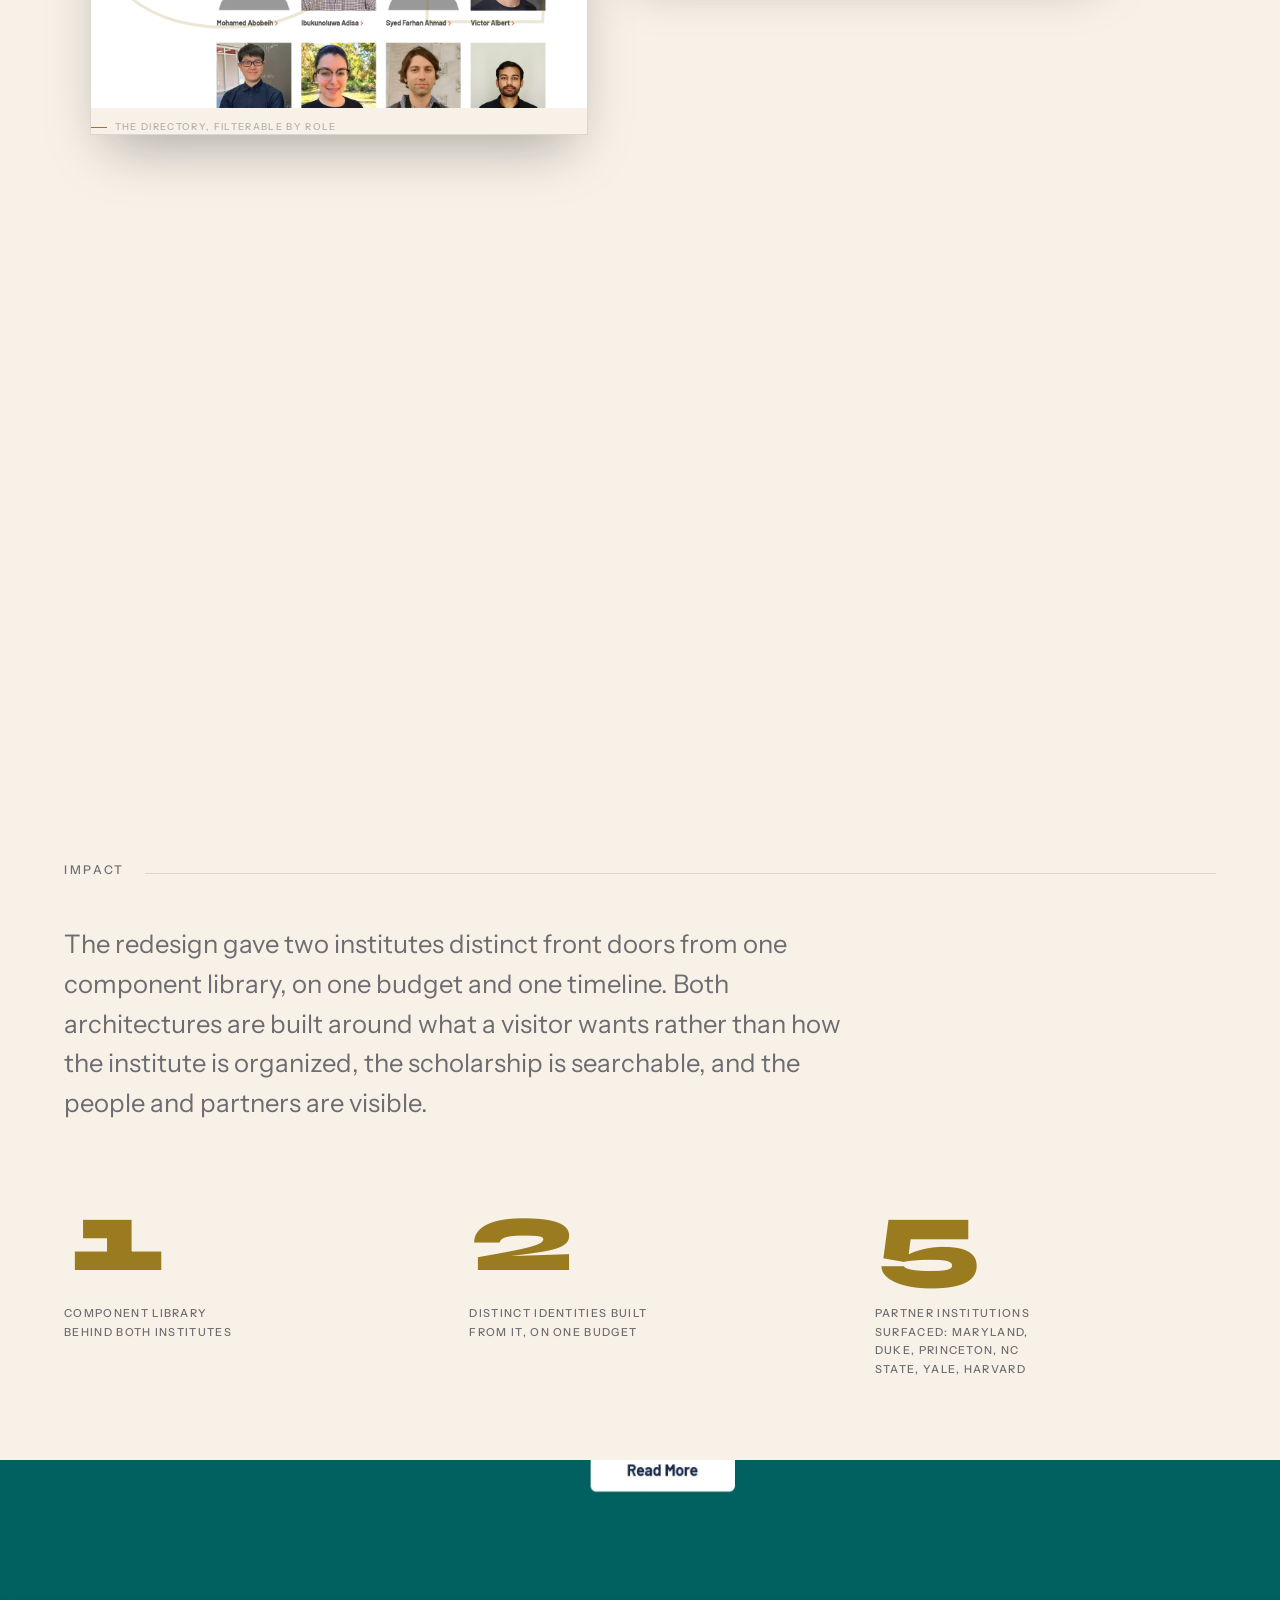
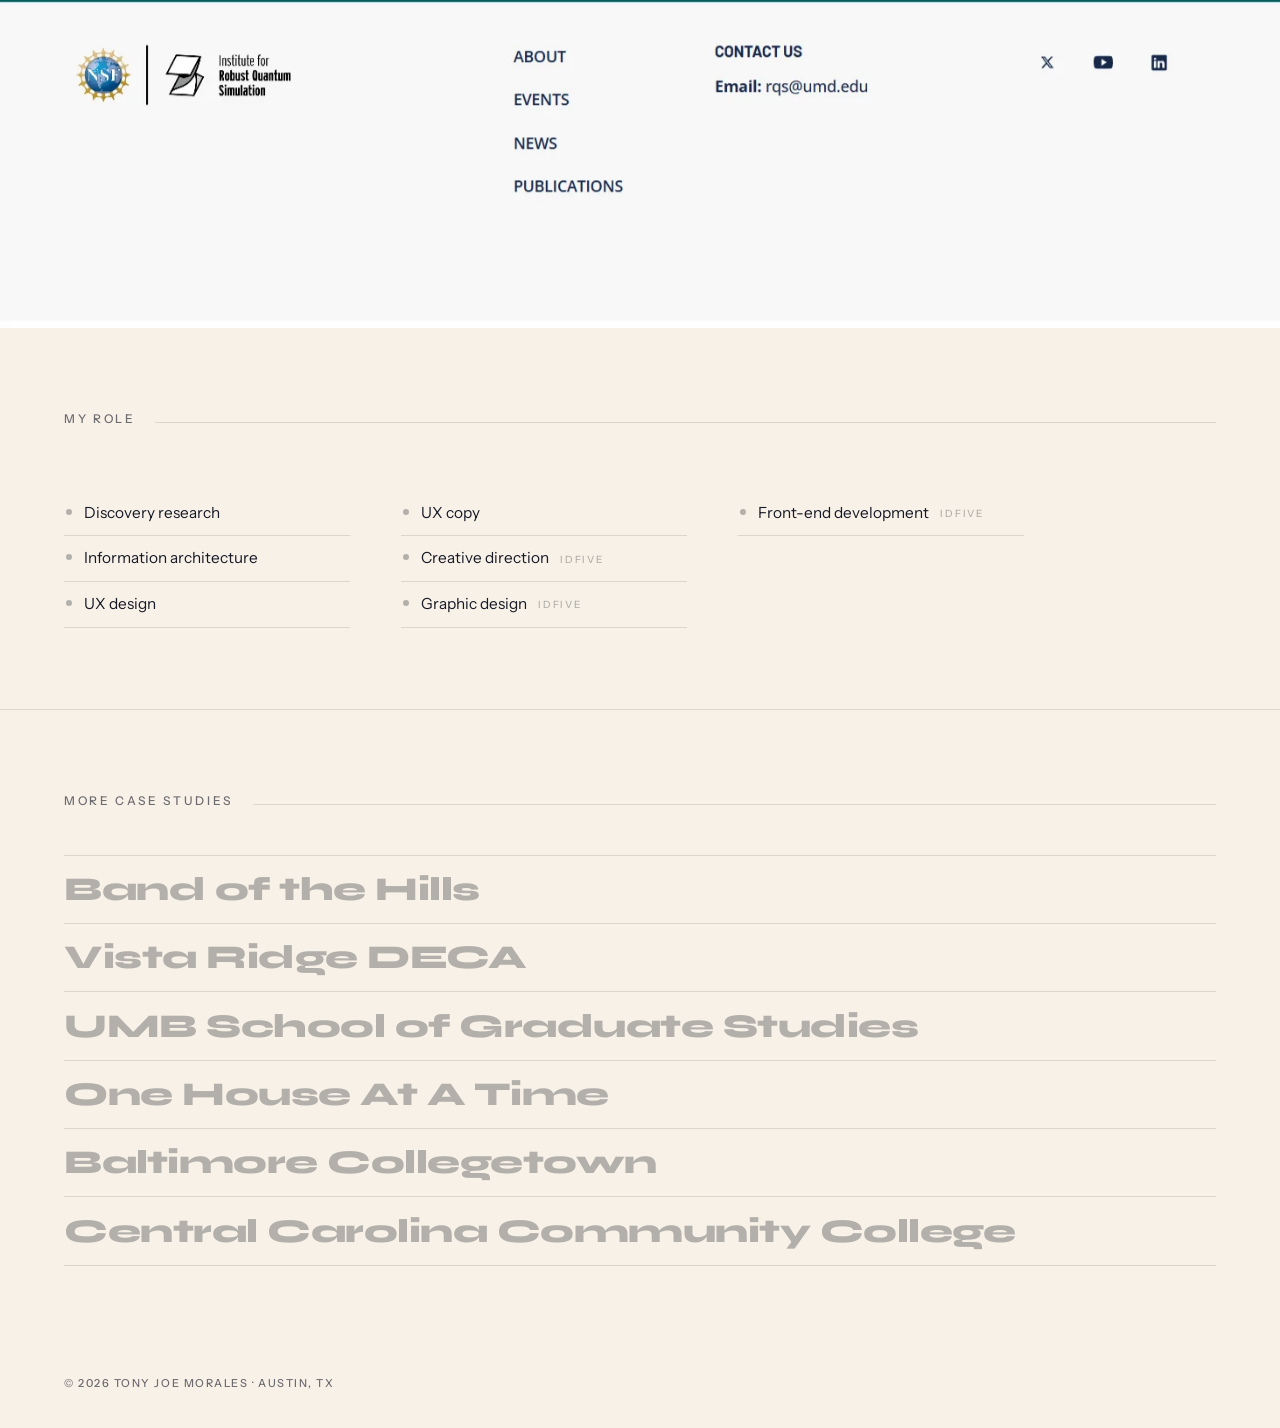
<file: jqi-rqs/index.html>
<!DOCTYPE html>
<html lang="en">
<head>
<meta charset="UTF-8" />
<meta name="viewport" content="width=device-width, initial-scale=1" />
<title>JQI &amp; RQS &middot; Tony Joe Morales</title>
<meta name="description" content="Two sister quantum institutes, two distinct identities, one component library." />
<meta property="og:title" content="JQI &amp; RQS &middot; Case study by Tony Joe Morales" />
<meta property="og:image" content="../assets/card-jqi-rqs.jpg" />
<script>try{var t=localStorage.getItem("tjm-theme");if(t==="dark")document.documentElement.setAttribute("data-theme","dark")}catch(e){}</script>
<link rel="icon" href="data:image/svg+xml,%3Csvg xmlns='http://www.w3.org/2000/svg' viewBox='0 0 64 64'%3E%3Crect width='64' height='64' rx='12' fill='%23101010'/%3E%3Ctext x='32' y='42' font-family='Arial,sans-serif' font-weight='800' font-size='26' fill='%23FAFAF8' text-anchor='middle'%3ETJ%3C/text%3E%3C/svg%3E" />
<link rel="preconnect" href="https://fonts.googleapis.com" />
<link rel="preconnect" href="https://fonts.gstatic.com" crossorigin />
<link href="https://fonts.googleapis.com/css2?family=Alfa+Slab+One&family=Syne:wght@700;800&family=Instrument+Sans:wght@400;500;600&display=swap" rel="stylesheet" />
<link rel="stylesheet" href="../assets/style.css?v=1785980565" />
<script>try{var c=sessionStorage.getItem("tjm-xfade");if(c){document.documentElement.style.setProperty("--xfade",c);document.documentElement.classList.add("xfading");sessionStorage.removeItem("tjm-xfade")}}catch(e){}</script>
</head>
<body class="p-amber">
<a class="skiplink" href="#main">Skip to content</a>
<div class="progress" aria-hidden="true"></div>
<div class="rail" aria-hidden="true">Case</div>
<div class="dot" aria-hidden="true"></div>

<nav>
  <a class="mark" href="../" aria-label="Tony Joe Morales, home">TJM</a>
  <ul>
    <li><a href="../#work">Work</a></li>
    <li><a href="../about/">About</a></li>
    <li><a href="../assets/tony-joe-morales-resume.pdf" target="_blank" rel="noopener">Resume</a></li>
    <li><a class="nav-cta" href="mailto:tonyjoemorales@gmail.com?subject=Website%20Inquiry">Contact</a></li>
    <li><button class="theme-toggle" id="themeToggle" aria-label="Toggle dark mode" aria-pressed="false"></button></li>
  </ul>
</nav>

<header class="chapter chero" id="main" data-rail="Case 07">
  <span class="ghost" aria-hidden="true">07</span>
  <div class="eyebrow"><i></i><span>Case study 07 / 07</span><span>Quantum research</span></div>
  <h1><span class="row"><span>JQI</span></span><span class="row"><span>&amp; RQS</span></span></h1>
  <p class="tag">Two sister quantum institutes, two distinct identities, one component library.</p>
  <div class="cmeta">
    <div><small>Client</small><a href="https://jqi.umd.edu/" target="_blank" rel="noopener">jqi.umd.edu &nearr;&#xFE0E;</a></div>
    <div><small>And</small><a href="https://rqs.umd.edu/" target="_blank" rel="noopener">rqs.umd.edu &nearr;&#xFE0E;</a></div>
    <div><small>Role</small>UX Design</div>
    <div><small>Agency</small>idfive</div>
  </div>
</header>

<figure class="bleed"><img src="../assets/card-jqi-rqs.jpg" alt="The RQS homepage" /></figure>

<section class="chapter" data-rail="The setup">
  <div class="kick"><span>The client</span></div>
  <p class="lede reveal">The Joint Quantum Institute is a University of Maryland partnership with NIST. The Institute for Robust Quantum Simulation is an NSF Quantum Leap Challenge Institute working with Maryland, Duke, Princeton, NC State, Yale, and Harvard. Sister institutes, different missions, one web budget.</p>
  <div class="kick later"><span>The problem</span></div>
  <h2 class="bigline reveal">One shared component library, <em>completely different needs.</em></h2>
  <p class="lede reveal">JQI's navigation ran eleven flat items with internal acronyms exposed. RQS had five. Neither site served a student trying to understand the field, neither gave the scholarship a home, and the budget covered one component library, not two designs.</p>
</section>

<section class="chapter hmw-ch" data-rail="The question">
  <div class="kick"><span>The question</span></div>
  <p class="hmw"><span class="w q">How</span> <span class="w q">might</span> <span class="w q">we</span> <span class="w">help</span> <span class="w">each</span> <span class="w">institute</span> <span class="w">feel</span> <span class="w">distinctly</span> <span class="w">itself</span> <span class="w">while</span> <span class="w">making</span> <span class="w">its</span> <span class="w">research</span> <span class="w">easy</span> <span class="w">to</span> <span class="w">explore?</span></p>
  <p class="hmw-note">Every move below is an answer to that question.</p>
</section>

<section data-rail="The work">
<div class="move reveal full" data-rail="Move 01">
  <span class="mnum">Move 01 / 04</span>
  <div class="mtext"><h3>One library, two identities</h3><p>Both sites are built from the same components: the same filter bar, the same results list, the same directory grid, the same page shell. The identity comes from arrangement and palette, not from separate systems. JQI opens on its own research, light and red. RQS opens full-bleed on a student holding a polarizing filter, dark and teal. Same blocks, two institutes that look nothing alike.</p></div>
  <div class="showcase nat">
    <figure><img src="img/jqi-home.webp" alt="The JQI homepage: light, red, research-led" loading="lazy" /><figcaption>JQI: light, red, its own research first</figcaption></figure>
    <figure><img src="img/rqs-home.webp" alt="The RQS homepage: dark, teal, student-led" loading="lazy" /><figcaption>RQS: dark, teal, students first</figcaption></figure>
  </div>
</div>
<div class="move reveal full" data-rail="Move 02">
  <span class="mnum">Move 02 / 04</span>
  <div class="mtext"><h3>The architecture</h3><p>I rebuilt both architectures around what a visitor is looking for rather than how each institute is organized internally. JQI's eleven flat items, acronyms and all, became six sections with real depth. RQS grew from five items into a full structure with room for its three research challenges, its people, and its education work.</p></div>
  <figure class="ia-fig">
    <svg class="ia-svg" viewBox="0 0 1240 697" xmlns="http://www.w3.org/2000/svg" role="img" aria-label="Information architecture before and after">
<text x="32.0" y="26" font-size="11" letter-spacing="2.6" fill="var(--ink-30)">Before  ·  Spring 2022</text>
<text x="652.0" y="26" font-size="11" letter-spacing="2.6" fill="var(--c)">After</text>
<line x1="32.0" y1="38" x2="580.0" y2="38" stroke="var(--ink-12)" stroke-width="1"/>
<line x1="652.0" y1="38" x2="1208.0" y2="38" stroke="var(--ink-12)" stroke-width="1"/>
<text x="32.0" y="64" font-size="14" font-weight="500" fill="var(--c)">JQI  ·  11 flat items</text>
<line x1="42.0" y1="85" x2="50.0" y2="85" stroke="var(--ink-30)" stroke-width="1" opacity=".5"/>
<text x="54.0" y="89" font-size="12.5" font-weight="400" fill="var(--ink-30)">People / Publications / About</text>
<line x1="42.0" y1="110" x2="50.0" y2="110" stroke="var(--ink-30)" stroke-width="1" opacity=".5"/>
<text x="54.0" y="114" font-size="12.5" font-weight="400" fill="var(--ink-30)">Research / News / Events</text>
<line x1="42.0" y1="135" x2="50.0" y2="135" stroke="var(--ink-30)" stroke-width="1" opacity=".5"/>
<text x="54.0" y="139" font-size="12.5" font-weight="400" fill="var(--ink-30)">Outreach / Apply / Login</text>
<line x1="42.0" y1="160" x2="50.0" y2="160" stroke="var(--c)" stroke-width="1" opacity=".5"/>
<text x="54.0" y="164" font-size="12.5" font-weight="400" fill="var(--c)">PFC</text>
<line x1="42.0" y1="185" x2="50.0" y2="185" stroke="var(--c)" stroke-width="1" opacity=".5"/>
<text x="54.0" y="189" font-size="12.5" font-weight="400" fill="var(--c)">QUICS</text>
<line x1="42.0" y1="210" x2="50.0" y2="210" stroke="var(--c)" stroke-width="1" opacity=".5"/>
<text x="54.0" y="214" font-size="12.5" font-weight="400" fill="var(--c)">(internal acronyms, exposed)</text>
<text x="32.0" y="239" font-size="14" font-weight="500" fill="var(--ink-30)"></text>
<text x="32.0" y="264" font-size="14" font-weight="500" fill="var(--c)">RQS  ·  5 flat items</text>
<line x1="42.0" y1="285" x2="50.0" y2="285" stroke="var(--ink-30)" stroke-width="1" opacity=".5"/>
<text x="54.0" y="289" font-size="12.5" font-weight="400" fill="var(--ink-30)">Home</text>
<line x1="42.0" y1="310" x2="50.0" y2="310" stroke="var(--ink-30)" stroke-width="1" opacity=".5"/>
<text x="54.0" y="314" font-size="12.5" font-weight="400" fill="var(--ink-30)">Publications</text>
<line x1="42.0" y1="335" x2="50.0" y2="335" stroke="var(--ink-30)" stroke-width="1" opacity=".5"/>
<text x="54.0" y="339" font-size="12.5" font-weight="400" fill="var(--ink-30)">Education</text>
<line x1="42.0" y1="360" x2="50.0" y2="360" stroke="var(--ink-30)" stroke-width="1" opacity=".5"/>
<text x="54.0" y="364" font-size="12.5" font-weight="400" fill="var(--ink-30)">People</text>
<line x1="42.0" y1="385" x2="50.0" y2="385" stroke="var(--ink-30)" stroke-width="1" opacity=".5"/>
<text x="54.0" y="389" font-size="12.5" font-weight="400" fill="var(--ink-30)">About</text>
<text x="32.0" y="414" font-size="14" font-weight="500" fill="var(--ink-30)"></text>
<text x="32.0" y="439" font-size="14" font-weight="500" fill="var(--c)">No student path. No home for</text>
<text x="32.0" y="464" font-size="14" font-weight="500" fill="var(--c)">scholarship or partners.</text>
<text x="652.0" y="64" font-size="14" font-weight="500" fill="var(--c)">JQI  ·  6 sections</text>
<line x1="662.0" y1="85" x2="670.0" y2="85" stroke="var(--ink-60)" stroke-width="1" opacity=".5"/>
<text x="674.0" y="89" font-size="12.5" font-weight="400" fill="var(--ink-60)">News  ·  Events  ·  Publications</text>
<line x1="662.0" y1="110" x2="670.0" y2="110" stroke="var(--ink-60)" stroke-width="1" opacity=".5"/>
<text x="674.0" y="114" font-size="12.5" font-weight="400" fill="var(--ink-60)">People</text>
<line x1="662.0" y1="135" x2="670.0" y2="135" stroke="var(--ink-60)" stroke-width="1" opacity=".5"/>
<text x="674.0" y="139" font-size="12.5" font-weight="400" fill="var(--ink-60)">Research</text>
<line x1="684.0" y1="160" x2="692.0" y2="160" stroke="var(--ink-60)" stroke-width="1" opacity=".5"/>
<text x="696.0" y="164" font-size="12.5" font-weight="400" fill="var(--ink-60)">Many-Body Physics</text>
<line x1="684.0" y1="185" x2="692.0" y2="185" stroke="var(--ink-60)" stroke-width="1" opacity=".5"/>
<text x="696.0" y="189" font-size="12.5" font-weight="400" fill="var(--ink-60)">Quantum Information &amp; Computing</text>
<line x1="684.0" y1="210" x2="692.0" y2="210" stroke="var(--ink-60)" stroke-width="1" opacity=".5"/>
<text x="696.0" y="214" font-size="12.5" font-weight="400" fill="var(--ink-60)">Quantum Measurement &amp; Control</text>
<line x1="662.0" y1="235" x2="670.0" y2="235" stroke="var(--ink-60)" stroke-width="1" opacity=".5"/>
<text x="674.0" y="239" font-size="12.5" font-weight="400" fill="var(--ink-60)">Outreach</text>
<line x1="684.0" y1="260" x2="692.0" y2="260" stroke="var(--ink-60)" stroke-width="1" opacity=".5"/>
<text x="696.0" y="264" font-size="12.5" font-weight="400" fill="var(--ink-60)">Summer Girls Program</text>
<line x1="684.0" y1="285" x2="692.0" y2="285" stroke="var(--ink-60)" stroke-width="1" opacity=".5"/>
<text x="696.0" y="289" font-size="12.5" font-weight="400" fill="var(--ink-60)">Women in Physics</text>
<line x1="662.0" y1="310" x2="670.0" y2="310" stroke="var(--ink-60)" stroke-width="1" opacity=".5"/>
<text x="674.0" y="314" font-size="12.5" font-weight="400" fill="var(--ink-60)">About</text>
<line x1="684.0" y1="335" x2="692.0" y2="335" stroke="var(--c)" stroke-width="1" opacity=".5"/>
<text x="696.0" y="339" font-size="12.5" font-weight="400" fill="var(--c)">Physics Frontier Center (was PFC)</text>
<text x="652.0" y="364" font-size="14" font-weight="500" fill="var(--c)">RQS  ·  7 sections</text>
<line x1="662.0" y1="385" x2="670.0" y2="385" stroke="var(--ink-60)" stroke-width="1" opacity=".5"/>
<text x="674.0" y="389" font-size="12.5" font-weight="400" fill="var(--ink-60)">News  ·  Events  ·  Publications</text>
<line x1="662.0" y1="410" x2="670.0" y2="410" stroke="var(--ink-60)" stroke-width="1" opacity=".5"/>
<text x="674.0" y="414" font-size="12.5" font-weight="400" fill="var(--ink-60)">People</text>
<line x1="684.0" y1="435" x2="692.0" y2="435" stroke="var(--ink-60)" stroke-width="1" opacity=".5"/>
<text x="696.0" y="439" font-size="12.5" font-weight="400" fill="var(--ink-60)">Leadership / Investigators / Postdocs</text>
<line x1="684.0" y1="460" x2="692.0" y2="460" stroke="var(--ink-60)" stroke-width="1" opacity=".5"/>
<text x="696.0" y="464" font-size="12.5" font-weight="400" fill="var(--ink-60)">Students / Alumni</text>
<line x1="662.0" y1="485" x2="670.0" y2="485" stroke="var(--ink-60)" stroke-width="1" opacity=".5"/>
<text x="674.0" y="489" font-size="12.5" font-weight="400" fill="var(--ink-60)">Research</text>
<line x1="684.0" y1="510" x2="692.0" y2="510" stroke="var(--ink-60)" stroke-width="1" opacity=".5"/>
<text x="696.0" y="514" font-size="12.5" font-weight="400" fill="var(--ink-60)">RC1 / RC2 / RC3 challenges</text>
<line x1="684.0" y1="535" x2="692.0" y2="535" stroke="var(--c)" stroke-width="1" opacity=".5"/>
<text x="696.0" y="539" font-size="12.5" font-weight="400" fill="var(--c)">Research Partners</text>
<line x1="662.0" y1="560" x2="670.0" y2="560" stroke="var(--c)" stroke-width="1" opacity=".5"/>
<text x="674.0" y="564" font-size="12.5" font-weight="400" fill="var(--c)">Education &amp; Workforce</text>
<line x1="684.0" y1="585" x2="692.0" y2="585" stroke="var(--c)" stroke-width="1" opacity=".5"/>
<text x="696.0" y="589" font-size="12.5" font-weight="400" fill="var(--c)">K-12 / Undergrad / Graduate</text>
<line x1="684.0" y1="610" x2="692.0" y2="610" stroke="var(--ink-60)" stroke-width="1" opacity=".5"/>
<text x="696.0" y="614" font-size="12.5" font-weight="400" fill="var(--ink-60)">Workforce Development</text>
<line x1="32.0" y1="657" x2="1208.0" y2="657" stroke="var(--ink-12)" stroke-width="1"/><text x="32.0" y="679" font-size="11.5" fill="var(--c)" letter-spacing="1.2">Acronyms absorbed into plain language. Partners and student pathways given a home.</text>
</svg>
    <figcaption>Navigation captured from the Internet Archive (spring 2022) and the live sites today.</figcaption>
  </figure>
</div>
<div class="move reveal full" data-rail="Move 03">
  <span class="mnum">Move 03 / 04</span>
  <div class="mtext"><h3>The scholarship</h3><p>Publications are the institutes' main output and had nowhere to live. I gave both a filterable index: JQI's by research group and year, RQS's by year and status. Thousands of papers became something a researcher or a prospective student can actually search.</p></div>
  <div class="showcase nat">
    <figure><img src="img/jqi-pubs.webp" alt="JQI publications, filterable by research group and year" loading="lazy" /><figcaption>JQI: filter by research group and year</figcaption></figure>
    <figure><img src="img/rqs-pubs.webp" alt="RQS publications, filterable by year and status" loading="lazy" /><figcaption>RQS: filter by year and status</figcaption></figure>
  </div>
</div>
<div class="move reveal full" data-rail="Move 04">
  <span class="mnum">Move 04 / 04</span>
  <div class="mtext"><h3>The people and the partners</h3><p>The directory now holds everyone from leadership and senior investigators to postdocs, graduate students, and alumni, filterable by role. And RQS's partner institutions, from Maryland and Duke to Princeton, Yale, and Harvard, were given a place on the page instead of a line of body copy.</p></div>
  <div class="showcase nat">
    <figure><img src="img/rqs-people.webp" alt="The RQS directory, filterable by role" loading="lazy" /><figcaption>The directory, filterable by role</figcaption></figure>
    <figure><img src="img/rqs-partners.webp" alt="RQS partner institutions on the homepage" loading="lazy" /><figcaption>Partner institutions, given a place on the page</figcaption></figure>
  </div>
</div>
</section>

<section class="chapter" data-rail="Impact">
  <span class="ghost" aria-hidden="true">07</span>
  <div class="kick"><span>Impact</span></div>
  <p class="lede reveal">The redesign gave two institutes distinct front doors from one component library, on one budget and one timeline. Both architectures are built around what a visitor wants rather than how the institute is organized, the scholarship is searchable, and the people and partners are visible.</p>
  <div class="impact-stats reveal"><div><b data-val="1">1</b><small>Component library behind both institutes</small></div><div><b data-val="2">2</b><small>Distinct identities built from it, on one budget</small></div><div><b data-val="6">6</b><small>Partner institutions surfaced: Maryland, Duke, Princeton, NC State, Yale, Harvard</small></div></div>
</section>

<figure class="bleed alt"><img src="img/rqs-footer.webp" alt="" role="presentation" loading="lazy" /></figure>

<section class="chapter" style="min-height:auto" data-rail="My role">
  <div class="kick"><span>My role</span></div>
  <ul class="credits reveal">
    <li>Discovery research</li>
    <li>Information architecture</li>
    <li>UX design</li>
    <li>UX copy</li>
    <li>Creative direction <span class="by">idfive</span></li>
    <li>Graphic design <span class="by">idfive</span></li>
    <li>Front-end development <span class="by">idfive</span></li>
  </ul>
</section>

<section class="morecases" data-rail="More work">
  <div class="kick"><span>More case studies</span></div>
  <ul>
    <li><a href="../band-of-the-hills/" data-img="../assets/card-band.jpg" style="--hc:var(--lime-ink)"><span class="cname">Band of the Hills</span><span class="csec">Community arts</span></a></li>
    <li><a href="../vrdeca/" data-img="../assets/card-vrdeca.jpg" style="--hc:var(--teal-ink)"><span class="cname">Vista Ridge DECA</span><span class="csec">Student organizations</span></a></li>
    <li><a href="../umb-graduate/" data-img="../assets/card-umb.jpg" style="--hc:var(--violet)"><span class="cname">UMB School of Graduate Studies</span><span class="csec">Higher education</span></a></li>
    <li><a href="../one-house/" data-img="../assets/card-one-house.jpg" style="--hc:var(--teal-ink)"><span class="cname">One House At A Time</span><span class="csec">Nonprofit &amp; civic</span></a></li>
    <li><a href="../baltimore-collegetown/" data-img="../assets/card-collegetown.jpg" style="--hc:var(--rose)"><span class="cname">Baltimore Collegetown</span><span class="csec">Strategic marketing</span></a></li>
    <li><a href="../cccc/" data-img="../assets/card-cccc.jpg" style="--hc:var(--blue-ink)"><span class="cname">Central Carolina Community College</span><span class="csec">Higher education</span></a></li>
  </ul>
</section>

<footer>
  <span>&copy; 2026 Tony Joe Morales &middot; Austin, TX</span>
</footer>

<script src="../assets/main.js?v=1784519322"></script>
</body>
</html>
</file>
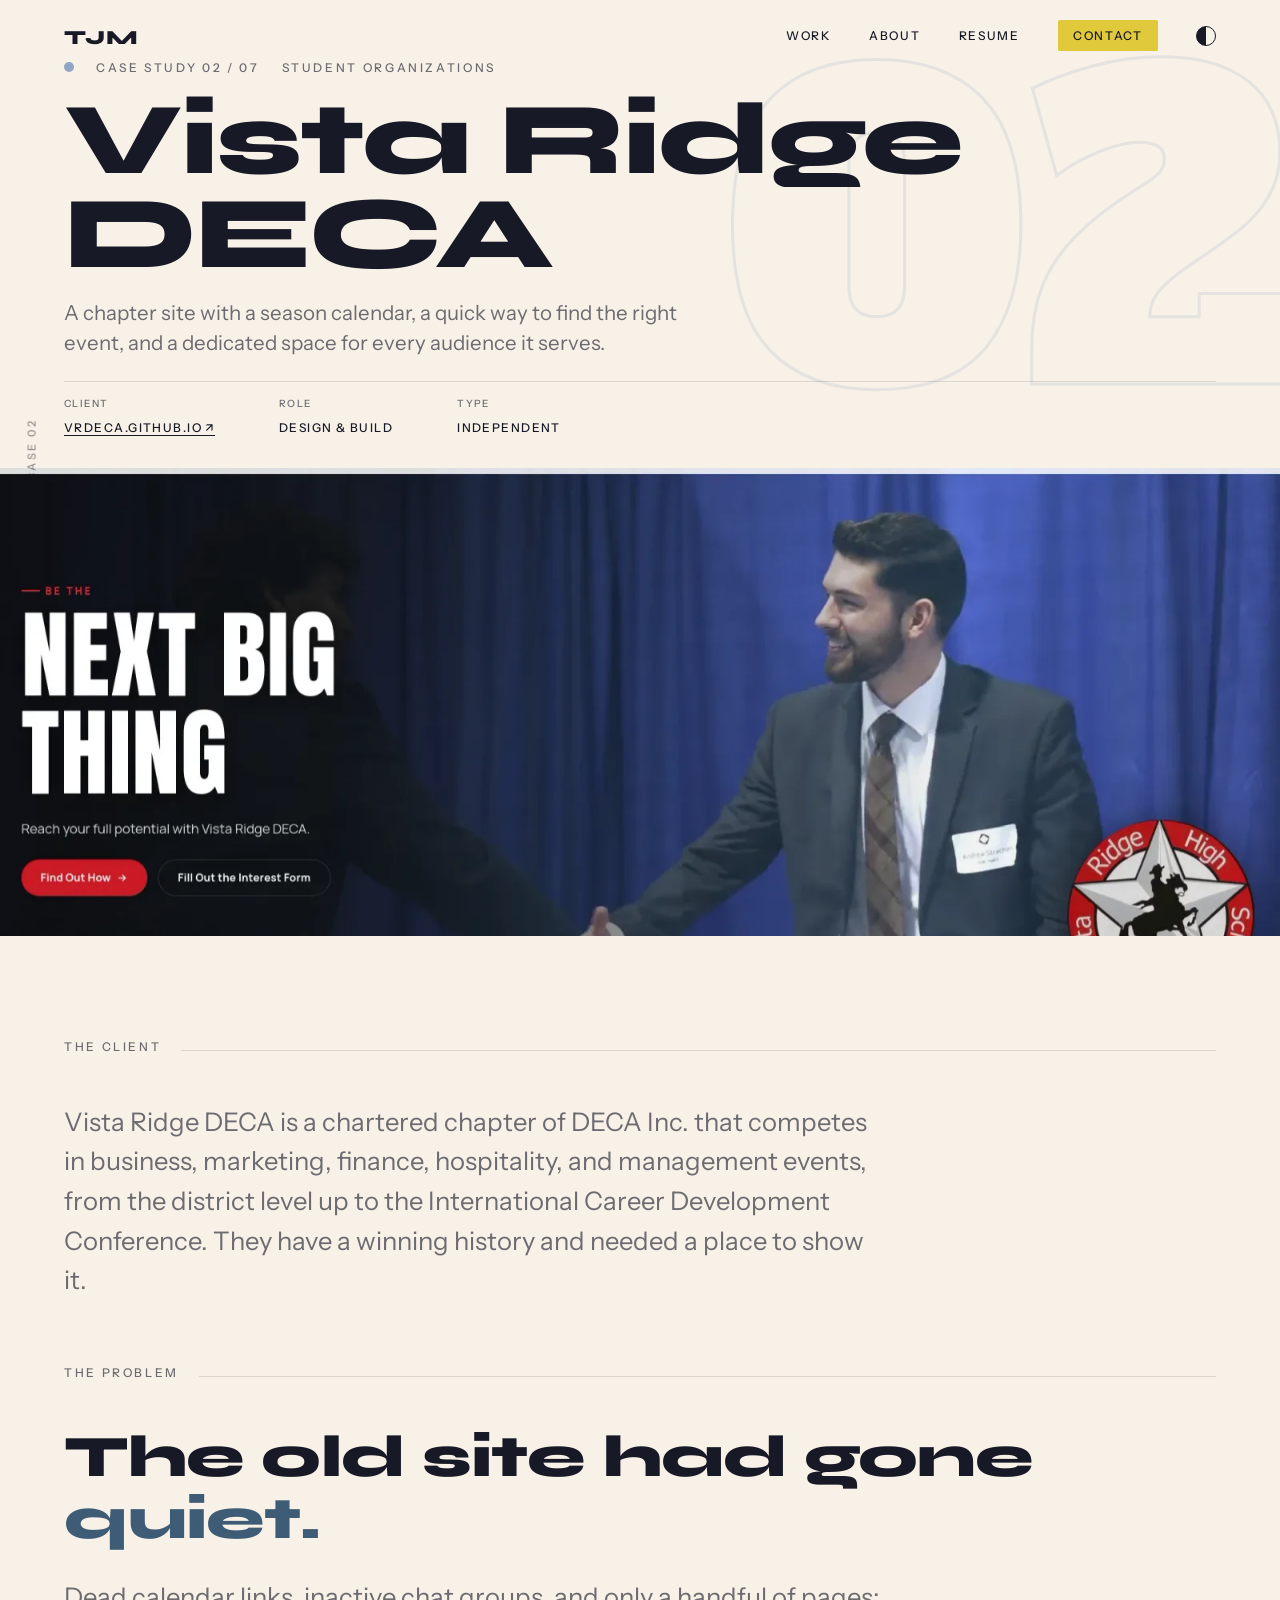
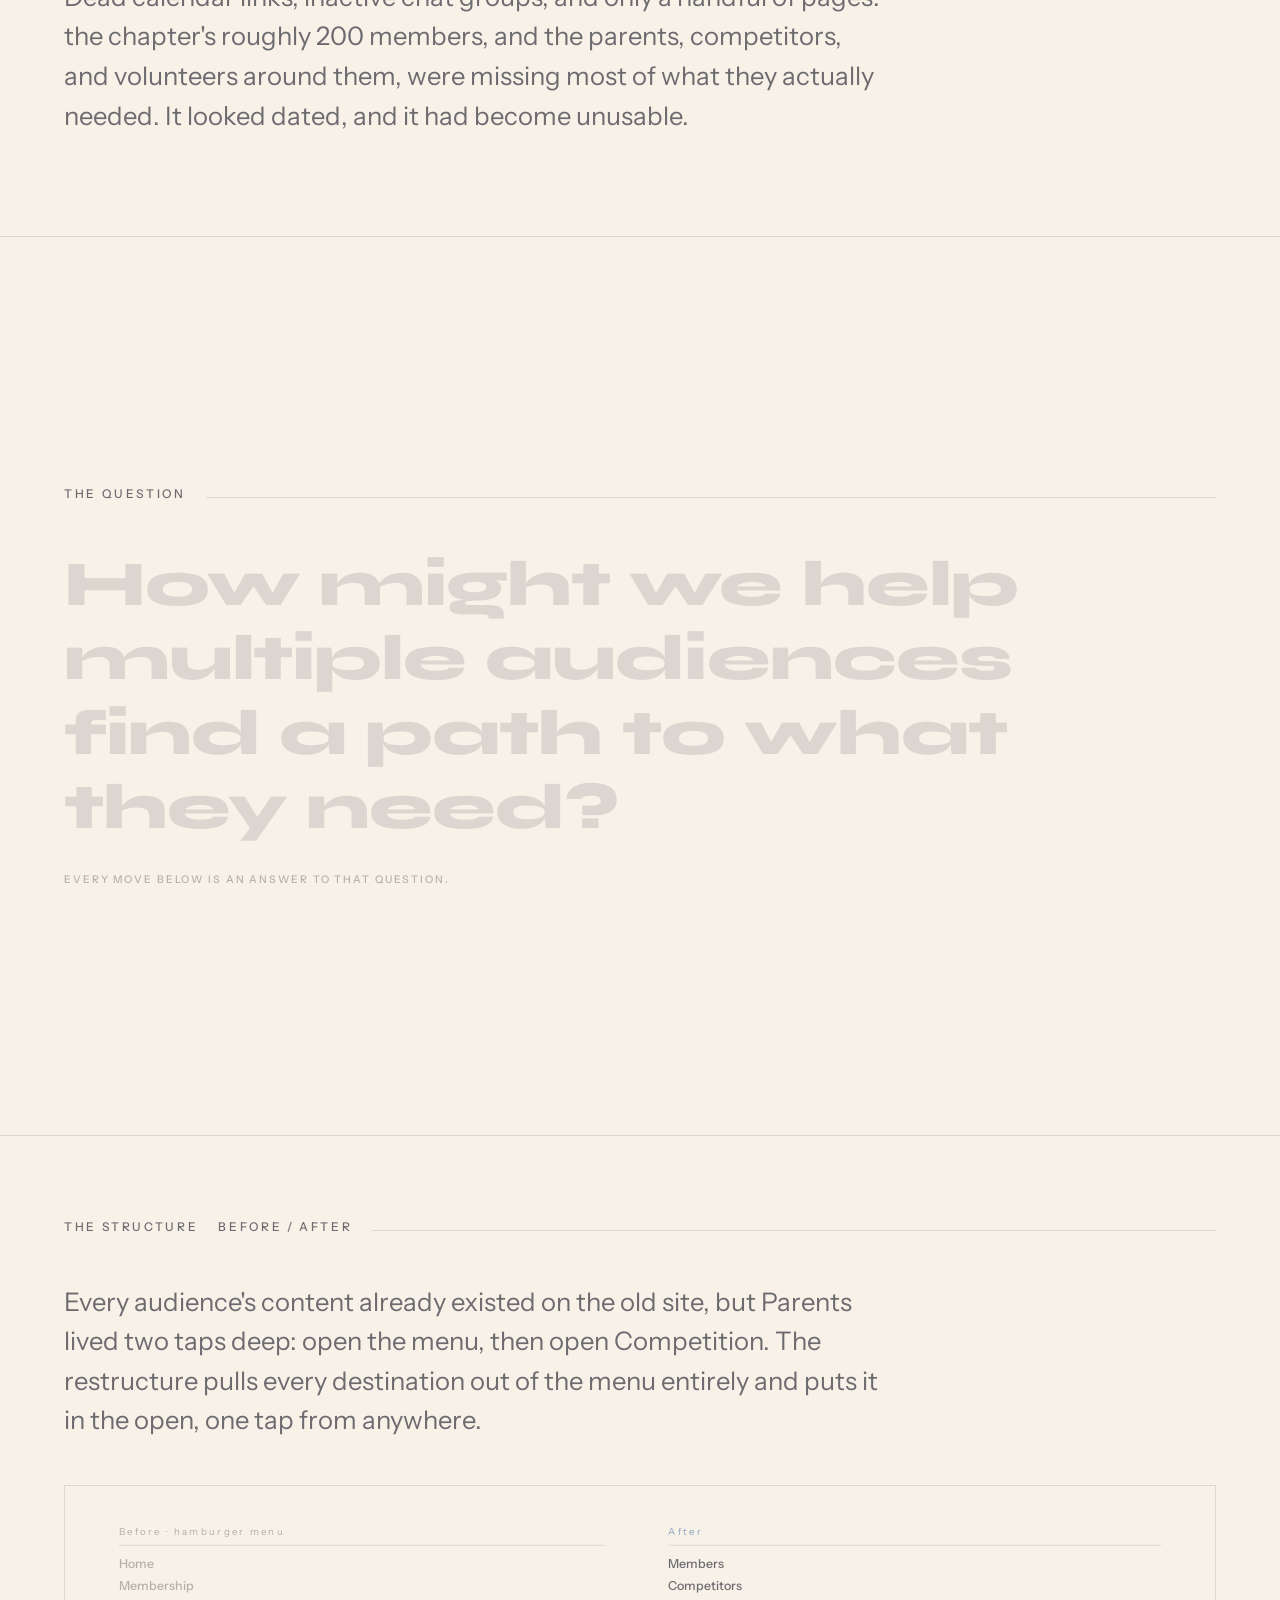
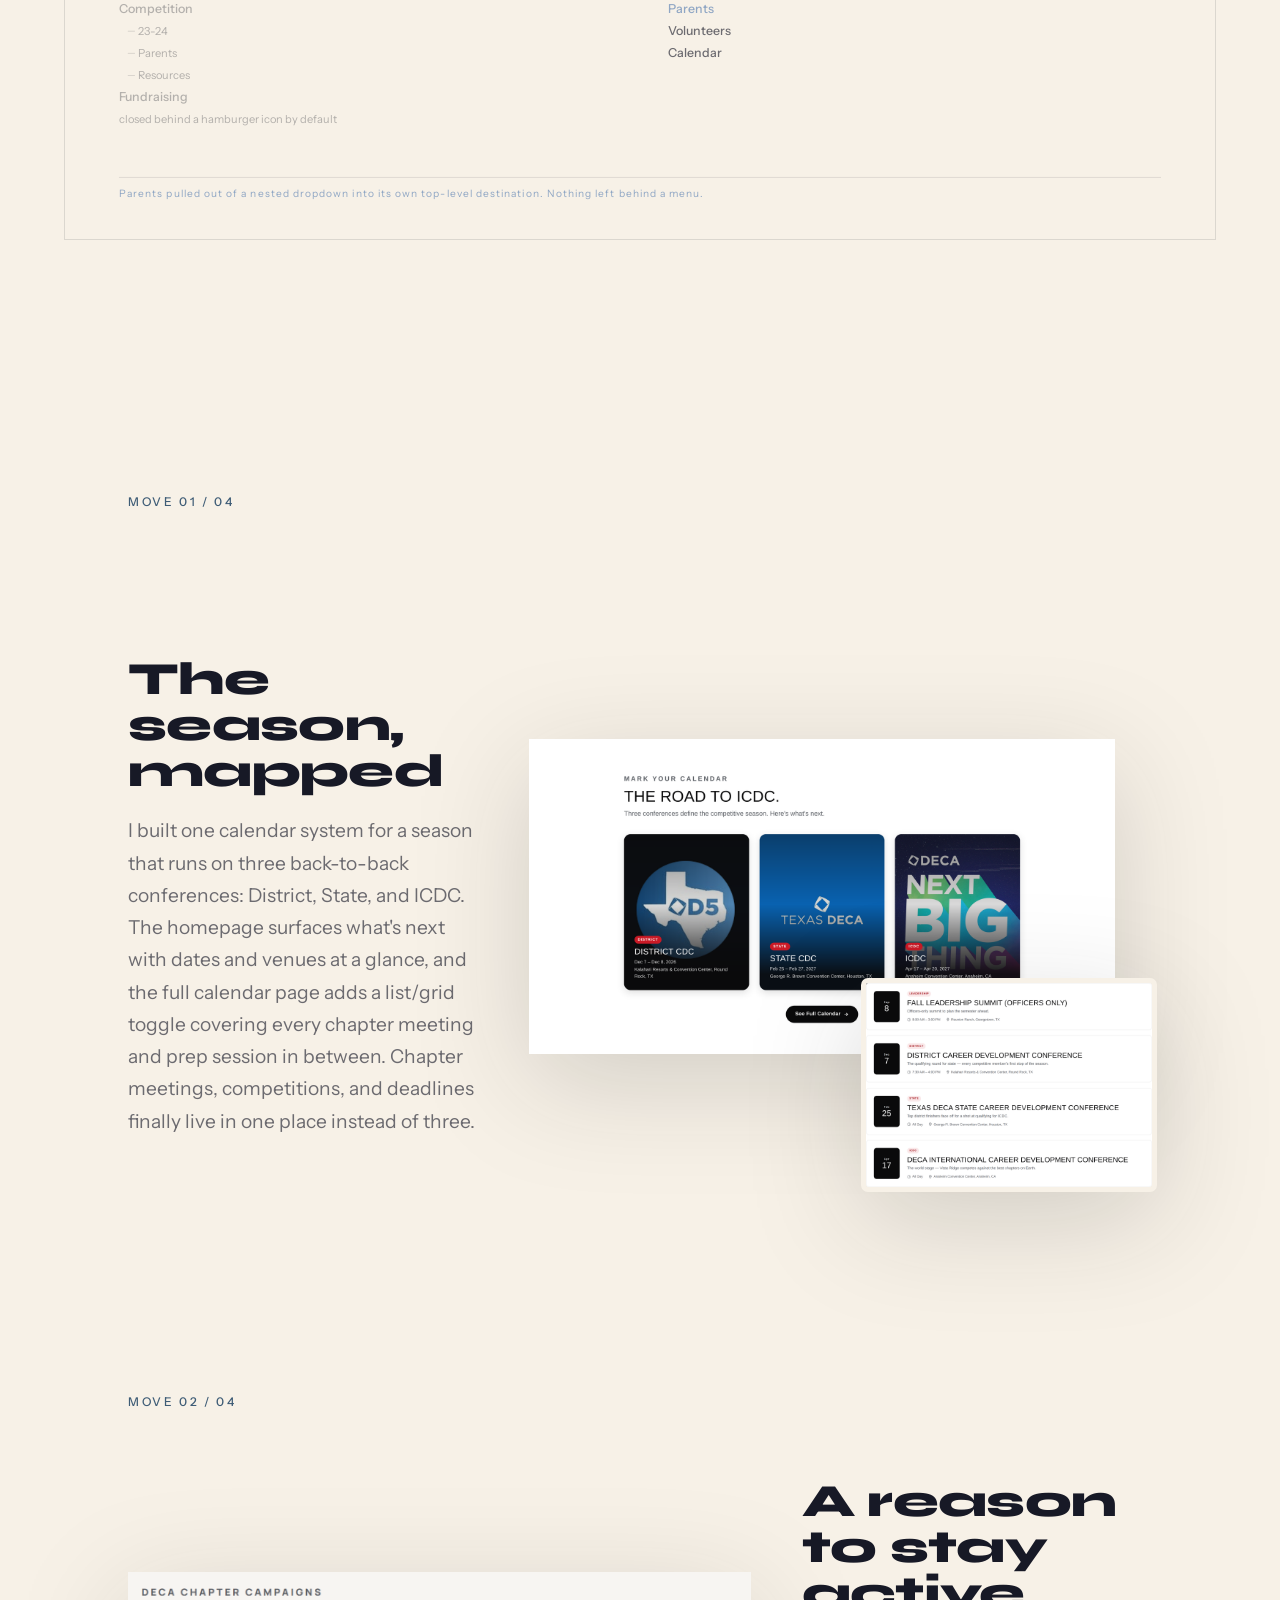
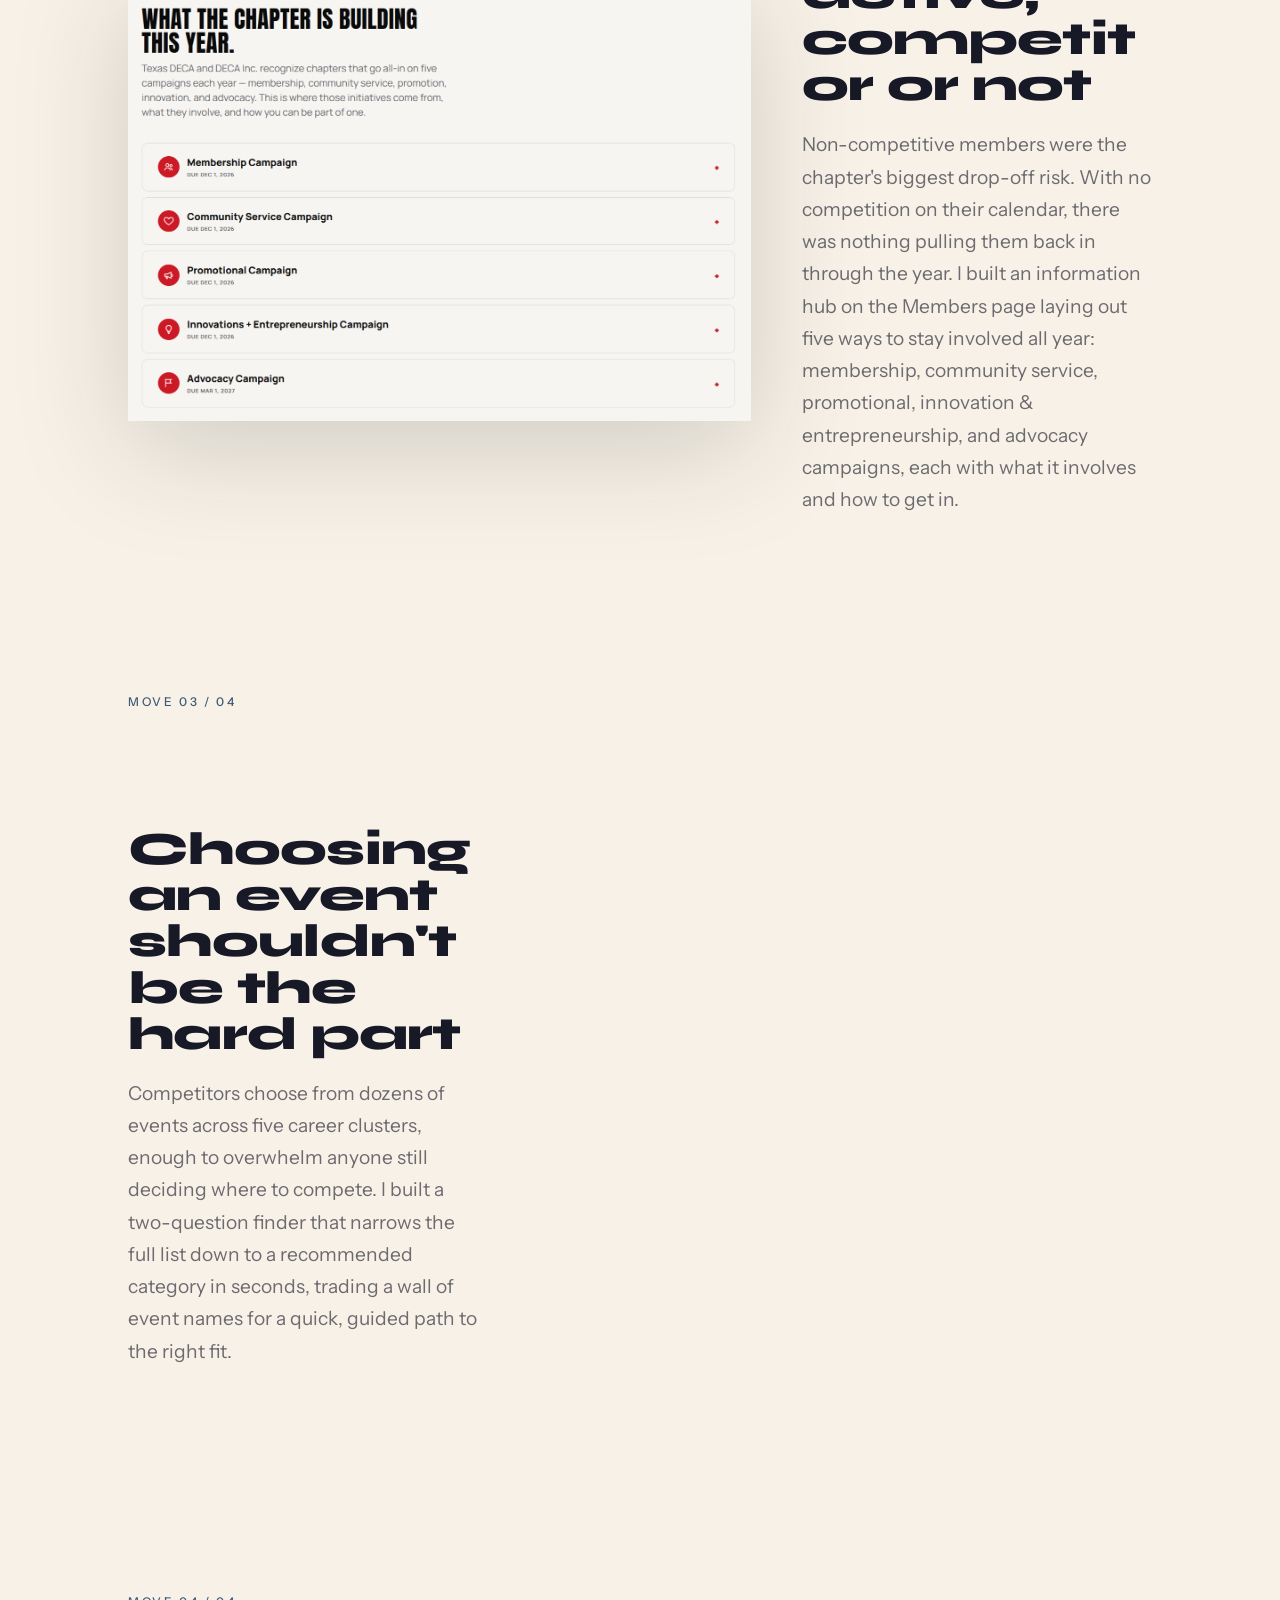
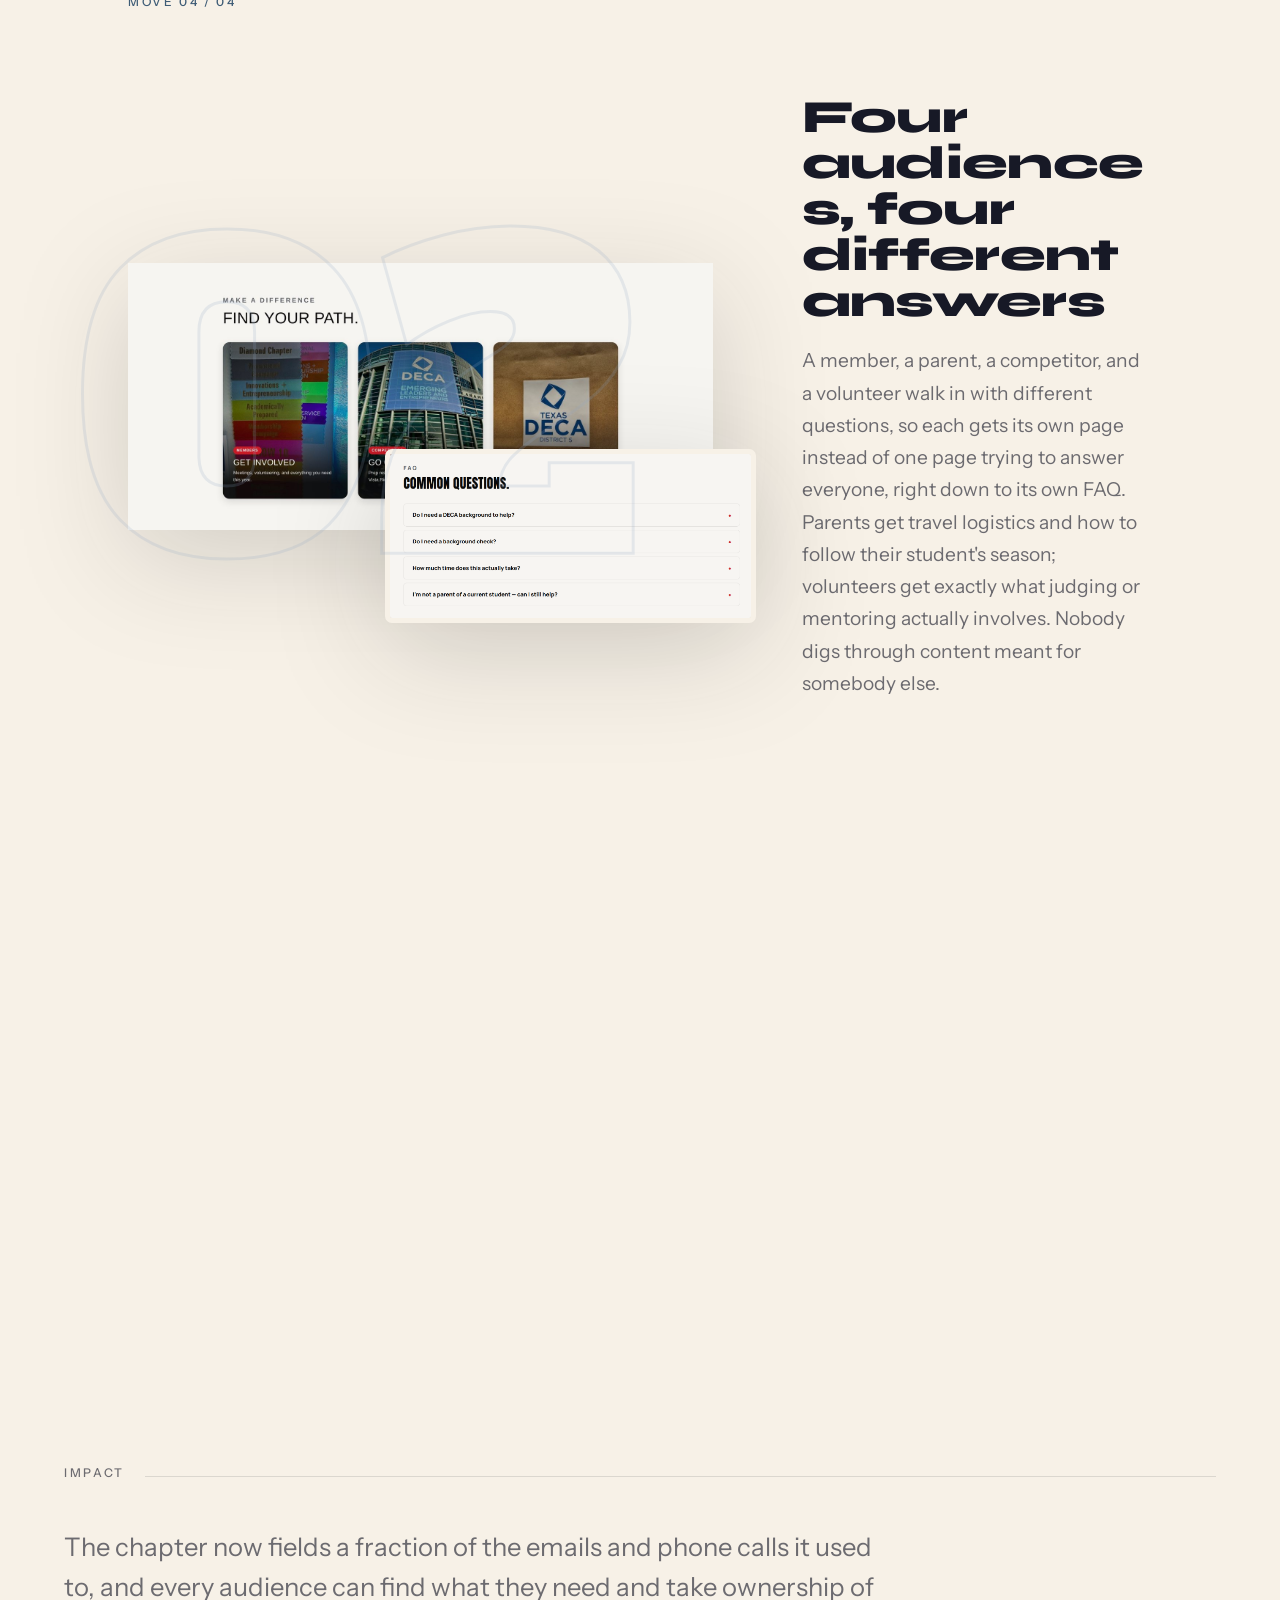
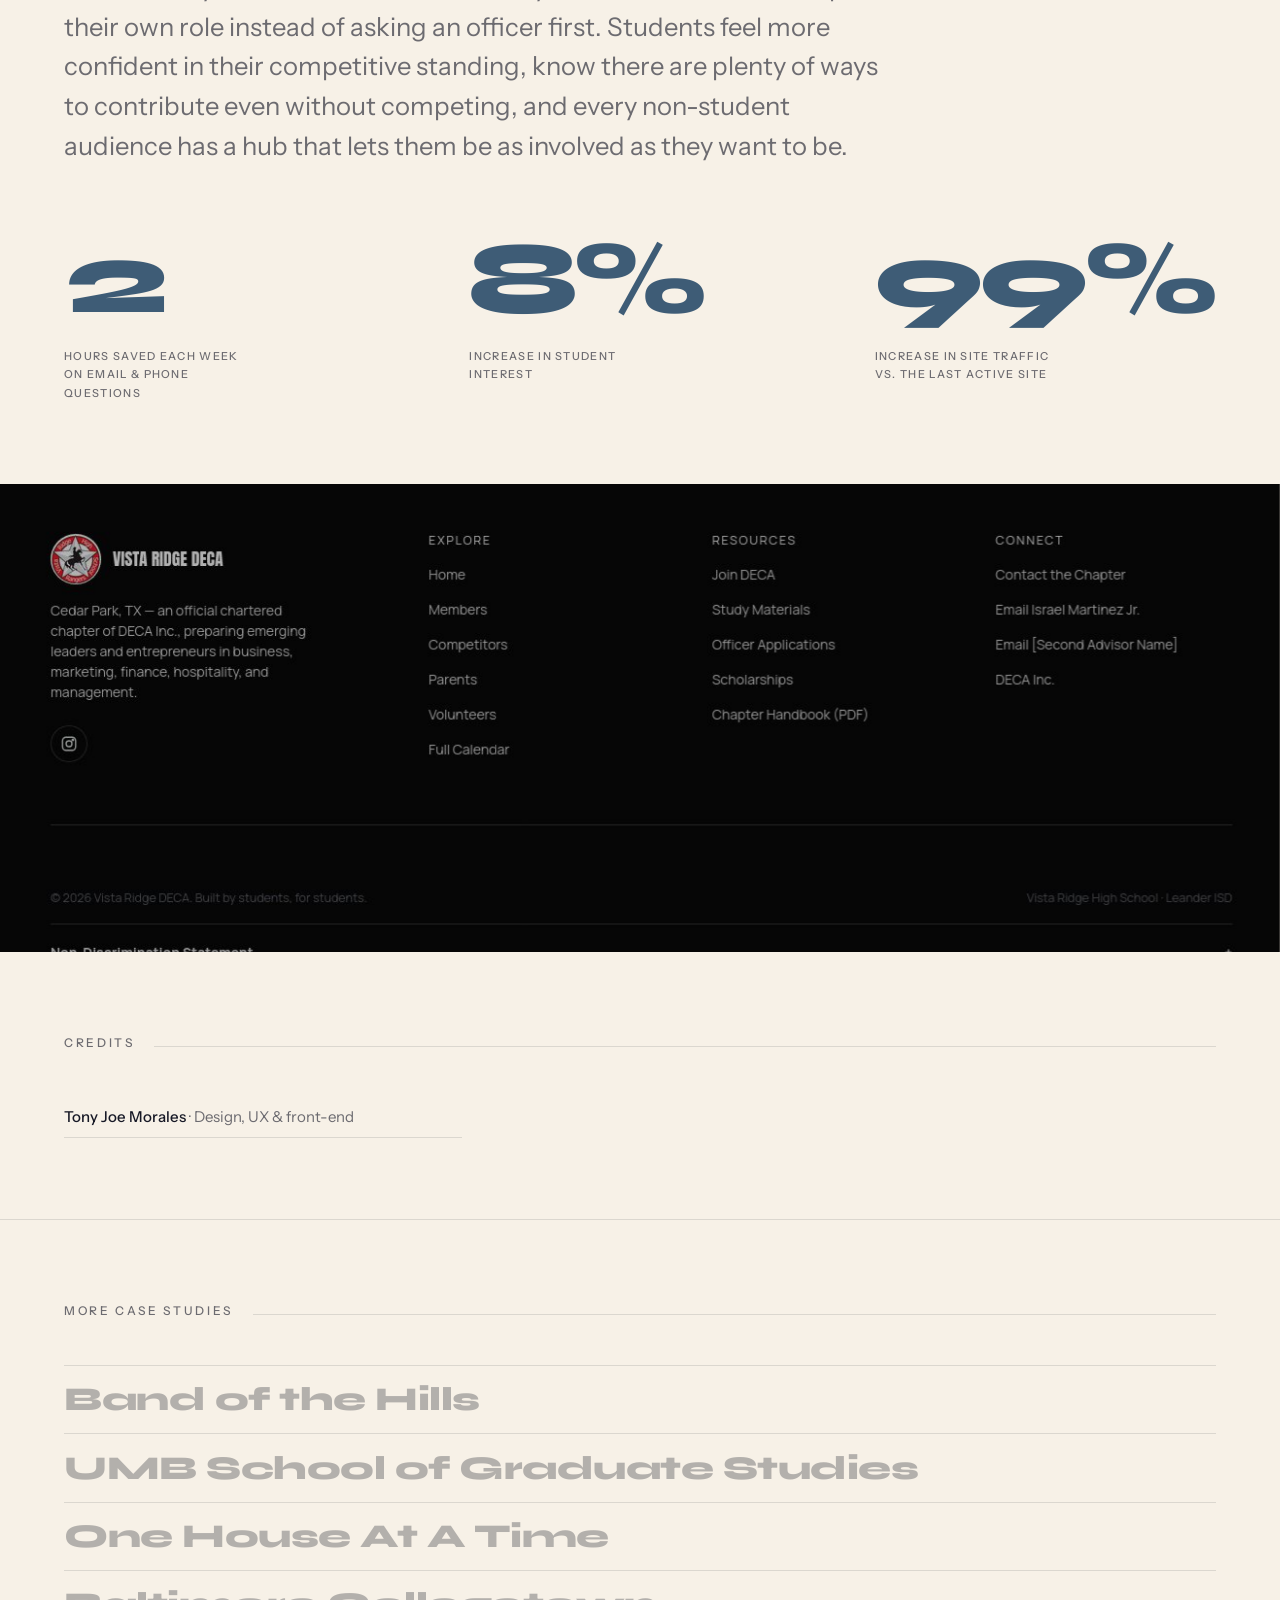
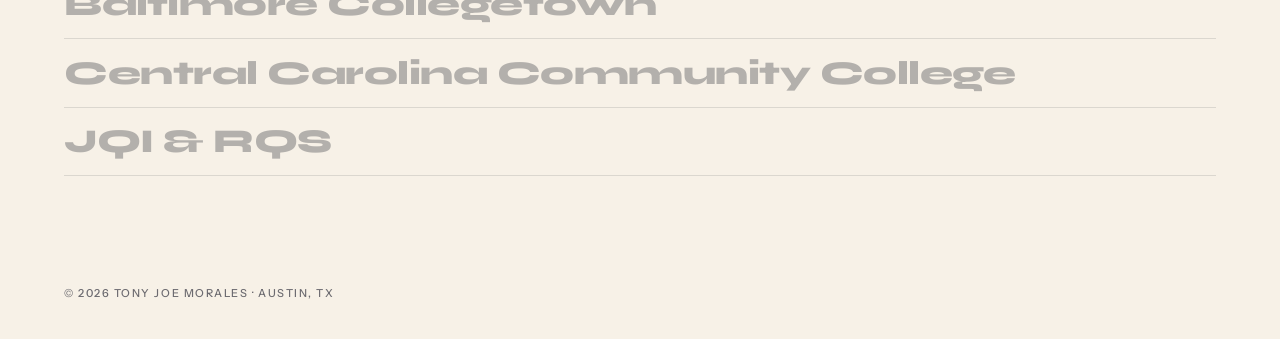
<file: vrdeca/index.html>
<!DOCTYPE html>
<html lang="en">
<head>
<meta charset="UTF-8" />
<meta name="viewport" content="width=device-width, initial-scale=1" />
<title>Vista Ridge DECA &middot; Tony Joe Morales</title>
<meta name="description" content="A chapter site with a season calendar, a quick way to find the right event, and a dedicated space for every audience it serves." />
<meta property="og:title" content="Vista Ridge DECA &middot; Case study by Tony Joe Morales" />
<meta property="og:image" content="../assets/card-vrdeca.jpg" />
<link rel="icon" href="data:image/svg+xml,%3Csvg xmlns='http://www.w3.org/2000/svg' viewBox='0 0 64 64'%3E%3Crect width='64' height='64' rx='12' fill='%23101010'/%3E%3Ctext x='32' y='42' font-family='Arial,sans-serif' font-weight='800' font-size='26' fill='%23FAFAF8' text-anchor='middle'%3ETJ%3C/text%3E%3C/svg%3E" />
<link rel="preconnect" href="https://fonts.googleapis.com" />
<link rel="preconnect" href="https://fonts.gstatic.com" crossorigin />
<link href="https://fonts.googleapis.com/css2?family=Alfa+Slab+One&family=Syne:wght@700;800&family=Instrument+Sans:wght@400;500;600&display=swap" rel="stylesheet" />
<link rel="stylesheet" href="../assets/style.css?v=1785979914" />
<script>try{var t=localStorage.getItem("tjm-theme");if(t==="dark")document.documentElement.setAttribute("data-theme","dark")}catch(e){}</script>
<script>try{var c=sessionStorage.getItem("tjm-xfade");if(c){document.documentElement.style.setProperty("--xfade",c);document.documentElement.classList.add("xfading");sessionStorage.removeItem("tjm-xfade")}}catch(e){}</script>
</head>
<body class="p-steel">
<a class="skiplink" href="#main">Skip to content</a>

<div class="progress" aria-hidden="true"></div>
<div class="rail" aria-hidden="true">Case</div>
<div class="dot" aria-hidden="true"></div>

<nav>
  <a class="mark" href="../" aria-label="Tony Joe Morales, home">TJM</a>
  <ul>
    <li><a href="../#work">Work</a></li>
    <li><a href="../about/">About</a></li>
    <li><a href="../assets/tony-joe-morales-resume.pdf" target="_blank" rel="noopener">Resume</a></li>
    <li><a class="nav-cta" href="mailto:tonyjoemorales@gmail.com?subject=Website%20Inquiry">Contact</a></li>
    <li><button class="theme-toggle" id="themeToggle" aria-label="Toggle dark mode" aria-pressed="false"></button></li>
  </ul>
</nav>

<header class="chapter chero" id="main" data-rail="Case 02">
  <span class="ghost" aria-hidden="true">02</span>
  <div class="eyebrow"><i></i><span>Case study 02 / 07</span><span>Student organizations</span></div>
  <h1><span class="row"><span>Vista Ridge</span></span><span class="row"><span>DECA</span></span></h1>
  <p class="tag">A chapter site with a season calendar, a quick way to find the right event, and a dedicated space for every audience it serves.</p>
  <div class="cmeta">
    <div><small>Client</small><a href="https://vrdeca.github.io/" target="_blank" rel="noopener">vrdeca.github.io &nearr;&#xFE0E;</a></div>
    <div><small>Role</small>Design &amp; build</div>
    <div><small>Type</small>Independent</div>
  </div>
</header>

<figure class="bleed"><img src="img/vrdeca-hero.webp" alt="The Vista Ridge DECA homepage hero, &quot;Be the next big thing&quot;" /></figure>

<section class="chapter" data-rail="The setup">
  <div class="kick"><span>The client</span></div>
  <p class="lede reveal">Vista Ridge DECA is a chartered chapter of DECA Inc. that competes in business, marketing, finance, hospitality, and management events, from the district level up to the International Career Development Conference. They have a winning history and needed a place to show it.</p>
  <div class="kick later"><span>The problem</span></div>
  <h2 class="bigline reveal">The old site had gone <em>quiet.</em></h2>
  <p class="lede reveal">Dead calendar links, inactive chat groups, and only a handful of pages: the chapter's roughly 200 members, and the parents, competitors, and volunteers around them, were missing most of what they actually needed. It looked dated, and it had become unusable.</p>
</section>

<section class="chapter hmw-ch" data-rail="The question">
  <div class="kick"><span>The question</span></div>
  <p class="hmw"><span class="w q">How</span> <span class="w q">might</span> <span class="w q">we</span> <span class="w">help</span> <span class="w">multiple</span> <span class="w">audiences</span> <span class="w">find</span> <span class="w">a</span> <span class="w">path</span> <span class="w">to</span> <span class="w">what</span> <span class="w">they</span> <span class="w">need?</span></p>
  <p class="hmw-note">Every move below is an answer to that question.</p>
</section>

<section class="chapter ia-chapter" data-rail="The structure">
  <div class="kick"><span>The structure</span><span>Before / after</span></div>
  <p class="lede reveal">Every audience's content already existed on the old site, but Parents lived two taps deep: open the menu, then open Competition. The restructure pulls every destination out of the menu entirely and puts it in the open, one tap from anywhere.</p>
  <figure class="ia-fig reveal">
    <svg class="ia-svg" viewBox="0 0 1240 340" xmlns="http://www.w3.org/2000/svg" role="img" aria-label="Information architecture before and after">
<text x="32.0" y="26" font-size="11" letter-spacing="2.6" fill="var(--ink-30)">Before &middot; hamburger menu</text>
<text x="652.0" y="26" font-size="11" letter-spacing="2.6" fill="var(--c)">After</text>
<line x1="32.0" y1="38" x2="580.0" y2="38" stroke="var(--ink-12)" stroke-width="1"/>
<line x1="652.0" y1="38" x2="1208.0" y2="38" stroke="var(--ink-12)" stroke-width="1"/>
<text x="32.0" y="64" font-size="14" font-weight="500" fill="var(--ink-30)">Home</text>
<text x="32.0" y="89" font-size="14" font-weight="500" fill="var(--ink-30)">Membership</text>
<text x="32.0" y="114" font-size="14" font-weight="500" fill="var(--ink-30)">Competition</text>
<line x1="42.0" y1="135" x2="50.0" y2="135" stroke="var(--ink-30)" stroke-width="1" opacity=".5"/>
<text x="54.0" y="139" font-size="12.5" font-weight="400" fill="var(--ink-30)">23-24</text>
<line x1="42.0" y1="160" x2="50.0" y2="160" stroke="var(--ink-30)" stroke-width="1" opacity=".5"/>
<text x="54.0" y="164" font-size="12.5" font-weight="400" fill="var(--ink-30)">Parents</text>
<line x1="42.0" y1="185" x2="50.0" y2="185" stroke="var(--ink-30)" stroke-width="1" opacity=".5"/>
<text x="54.0" y="189" font-size="12.5" font-weight="400" fill="var(--ink-30)">Resources</text>
<text x="32.0" y="214" font-size="14" font-weight="500" fill="var(--ink-30)">Fundraising</text>
<text x="32.0" y="239" font-size="12.5" font-weight="400" fill="var(--ink-30)">closed behind a hamburger icon by default</text>
<text x="652.0" y="64" font-size="14" font-weight="500" fill="var(--ink-60)">Members</text>
<text x="652.0" y="89" font-size="14" font-weight="500" fill="var(--ink-60)">Competitors</text>
<text x="652.0" y="114" font-size="14" font-weight="500" fill="var(--c)">Parents</text>
<text x="652.0" y="139" font-size="14" font-weight="500" fill="var(--ink-60)">Volunteers</text>
<text x="652.0" y="164" font-size="14" font-weight="500" fill="var(--ink-60)">Calendar</text>
<line x1="32.0" y1="300" x2="1208.0" y2="300" stroke="var(--ink-12)" stroke-width="1"/>
<text x="32.0" y="322" font-size="11.5" fill="var(--c)" letter-spacing="1.2">Parents pulled out of a nested dropdown into its own top-level destination. Nothing left behind a menu.</text>
    </svg>
  </figure>
</section>

<section data-rail="The work">
<div class="move reveal" data-rail="Move 01">
  <span class="mnum">Move 01 / 04</span>
  <div><h3>The season, mapped</h3><p>I built one calendar system for a season that runs on three back-to-back conferences: District, State, and ICDC. The homepage surfaces what's next with dates and venues at a glance, and the full calendar page adds a list/grid toggle covering every chapter meeting and prep session in between. Chapter meetings, competitions, and deadlines finally live in one place instead of three.</p></div>
  <div class="imgs layer lg">
    <figure><img src="img/vrdeca-calendar.png" alt="The homepage's Road to ICDC section, previewing District, State, and ICDC" loading="lazy" /></figure>
    <figure><img src="img/vrdeca-cal-list.png" alt="The full calendar page in list view" loading="lazy" /></figure>
  </div>
</div>
<div class="move reveal" data-rail="Move 02">
  <span class="mnum">Move 02 / 04</span>
  <div><h3>A reason to stay active, competitor or not</h3><p>Non-competitive members were the chapter's biggest drop-off risk. With no competition on their calendar, there was nothing pulling them back in through the year. I built an information hub on the Members page laying out five ways to stay involved all year: membership, community service, promotional, innovation &amp; entrepreneurship, and advocacy campaigns, each with what it involves and how to get in.</p></div>
  <div class="imgs artifact campaigns">
    <figure><img src="img/vrdeca-campaigns.png" alt="The Members page campaign hub, listing five year-round ways to get involved" loading="lazy" /></figure>
  </div>
</div>
<div class="move reveal" data-rail="Move 03">
  <span class="mnum">Move 03 / 04</span>
  <div><h3>Choosing an event shouldn't be the hard part</h3><p>Competitors choose from dozens of events across five career clusters, enough to overwhelm anyone still deciding where to compete. I built a two-question finder that narrows the full list down to a recommended category in seconds, trading a wall of event names for a quick, guided path to the right fit.</p></div>
  <div class="imgs big sm">
    <figure><video src="img/vrdeca-finder.mp4" autoplay loop muted playsinline preload="metadata" aria-label="The Competitors page event finder, narrowing down to a recommended event category"></video></figure>
  </div>
</div>
<div class="move reveal" data-rail="Move 04">
  <span class="mnum">Move 04 / 04</span>
  <div><h3>Four audiences, four different answers</h3><p>A member, a parent, a competitor, and a volunteer walk in with different questions, so each gets its own page instead of one page trying to answer everyone, right down to its own FAQ. Parents get travel logistics and how to follow their student's season; volunteers get exactly what judging or mentoring actually involves. Nobody digs through content meant for somebody else.</p></div>
  <div class="imgs layer lg">
    <figure><img src="img/vrdeca-paths.jpg" alt="The homepage's Find Your Path section, routing to Members, Competitors, and Volunteers" loading="lazy" /></figure>
    <figure><img src="img/vrdeca-faq-volunteers.png" alt="The Volunteers page FAQ, answering background-check, time-commitment, and eligibility questions" loading="lazy" /></figure>
  </div>
</div>
</section>

<section class="chapter" data-rail="Impact">
  <span class="ghost" aria-hidden="true">02</span>
  <div class="kick"><span>Impact</span></div>
  <p class="lede reveal">The chapter now fields a fraction of the emails and phone calls it used to, and every audience can find what they need and take ownership of their own role instead of asking an officer first. Students feel more confident in their competitive standing, know there are plenty of ways to contribute even without competing, and every non-student audience has a hub that lets them be as involved as they want to be.</p>
  <div class="impact-stats reveal"><div><b data-val="3">3</b><small>Hours saved each week on email &amp; phone questions</small></div><div><b data-val="10%">10%</b><small>Increase in student interest</small></div><div><b data-val="120%">120%</b><small>Increase in site traffic vs. the last active site</small></div></div>
</section>

<figure class="bleed alt"><img src="img/vrdeca-footer.jpg" alt="" role="presentation" loading="lazy" /></figure>

<section class="chapter" style="min-height:auto" data-rail="Credits">
  <div class="kick"><span>Credits</span></div>
  <ul class="team reveal"><li><b>Tony Joe Morales</b> &middot; Design, UX &amp; front-end</li></ul>
</section>

<section class="morecases" data-rail="More work">
  <div class="kick"><span>More case studies</span></div>
  <ul>
    <li><a href="../band-of-the-hills/" data-img="../assets/card-band.jpg" style="--hc:var(--lime-ink)"><span class="cname">Band of the Hills</span><span class="csec">Community arts</span></a></li>
    <li><a href="../umb-graduate/" data-img="../assets/card-umb.jpg" style="--hc:var(--violet)"><span class="cname">UMB School of Graduate Studies</span><span class="csec">Higher education</span></a></li>
    <li><a href="../one-house/" data-img="../assets/card-one-house.jpg" style="--hc:var(--teal-ink)"><span class="cname">One House At A Time</span><span class="csec">Nonprofit &amp; civic</span></a></li>
    <li><a href="../baltimore-collegetown/" data-img="../assets/card-collegetown.jpg" style="--hc:var(--rose)"><span class="cname">Baltimore Collegetown</span><span class="csec">Strategic marketing</span></a></li>
    <li><a href="../cccc/" data-img="../assets/card-cccc.jpg" style="--hc:var(--blue-ink)"><span class="cname">Central Carolina Community College</span><span class="csec">Higher education</span></a></li>
    <li><a href="../jqi-rqs/" data-img="../assets/card-jqi-rqs.jpg" style="--hc:var(--amber-ink)"><span class="cname">JQI &amp; RQS</span><span class="csec">Quantum research</span></a></li>
  </ul>
</section>

<footer>
  <span>&copy; 2026 Tony Joe Morales &middot; Austin, TX</span>
</footer>

<script src="../assets/main.js?v=1785799069"></script>
</body>
</html>
</file>
<file: assets/style.css>
:root{
  --paper:#F7F1E7;
  --ink:#171926;
  --ink-60:rgba(23,25,38,.62);
  --ink-30:rgba(23,25,38,.30);
  --ink-12:rgba(23,25,38,.12);
  --gold:#E0CA3C;
  --gold-deep:#9A7B1F;
  --steel:#3E5C76;
  --steel-soft:#8FA6C4;
  --violet:#3E5C76;
  --rose:#9A7B1F;
  --teal:#3E5C76;
  --lime:#9A7B1F;
  --blue:#3E5C76;
  --amber:#9A7B1F;
  --amber-ink:#9A7B1F;
  --blue-ink:#3E5C76;
  --teal-ink:#3E5C76;
  --lime-ink:#9A7B1F;
  --ink-45:rgba(23,25,38,.46);
  --display:'Syne',sans-serif;
  --body:'Instrument Sans',sans-serif;
  --mono:'Instrument Sans',sans-serif;
  --gutter:clamp(20px,5vw,88px);
  --ease:cubic-bezier(.22,1,.36,1);
}
*{margin:0;padding:0;box-sizing:border-box}
html{scroll-behavior:smooth}
body{
  background:var(--paper);
  color:var(--ink);
  font-family:var(--body);
  font-size:17px;
  line-height:1.6;
  -webkit-font-smoothing:antialiased;
  overflow-x:clip;
}
html{overflow-x:clip}
html[data-theme="dark"]{
  --paper:#171926;
  --ink:#F8F7F4;
  --ink-60:rgba(248,247,244,.64);
  --ink-45:rgba(248,247,244,.48);
  --ink-30:rgba(248,247,244,.32);
  --ink-12:rgba(248,247,244,.14);
  --violet:#8FA6C4;
  --rose:#E0CA3C;
  --teal:#8FA6C4;
  --lime:#E0CA3C;
  --blue:#8FA6C4;
  --amber:#E0CA3C;
  --teal-ink:#8FA6C4;
  --lime-ink:#E0CA3C;
  --blue-ink:#8FA6C4;
  --amber-ink:#E0CA3C;
}
html{background:var(--paper)}
body{transition:background-color .5s var(--ease),color .5s var(--ease)}
@media(max-width:1024px){:root{--gutter:28px}}
::selection{background:var(--ink);color:var(--paper)}
a{color:inherit;text-decoration:none}
img{display:block;max-width:100%}

/* ---------- scroll progress: orientation, in the four brand colors ---------- */
.progress{
  position:fixed;top:0;left:0;height:3px;width:100%;
  transform-origin:0 50%;transform:scaleX(0);
  background:var(--steel);
  z-index:60;
}

/* ---------- wayfinding rail: tells you where you are ---------- */
.rail{
  position:fixed;left:calc(var(--gutter)/2 - 8px);top:50%;
  transform:translateY(-50%) rotate(180deg);
  writing-mode:vertical-rl;
  font-family:var(--mono);font-weight:500;font-size:11px;letter-spacing:.22em;text-transform:uppercase;
  color:var(--ink-45);z-index:40;transition:color .5s var(--ease);
  pointer-events:none;white-space:nowrap;
}
@media(max-width:900px){.rail{display:none}}

/* ---------- cursor dot (desktop, reduced-motion gated in JS) ---------- */
.dot{
  position:fixed;top:0;left:0;width:10px;height:10px;border-radius:50%;
  background:var(--ink);pointer-events:none;z-index:70;
  transform:translate(-50%,-50%);
  transition:width .25s var(--ease),height .25s var(--ease),background-color .25s var(--ease),opacity .3s;
  mix-blend-mode:exclusion;opacity:0;
}
.dot.on{opacity:1}
.dot.grow{width:56px;height:56px;background:#fff}
@media(pointer:coarse){.dot{display:none}}

/* ---------- flowfield: soft colour orbs that drift and shift hue as you move between sections ---------- */
.flowfield{position:fixed;inset:0;z-index:-1;overflow:hidden;pointer-events:none}
.forb{
  position:absolute;top:22%;left:78%;width:52vw;aspect-ratio:1;border-radius:50%;
  transform:translate(-50%,-50%);
  background:var(--fc,var(--gold));
  filter:blur(min(90px,9vw));opacity:.28;
  transition:background-color 1.6s var(--ease);
  will-change:transform;
}
.forb-b{top:68%;left:22%;width:44vw;opacity:.22;background:var(--fc2,var(--steel))}
html[data-theme="dark"] .forb{opacity:.22}
html[data-theme="dark"] .forb-b{opacity:.17}
@media(prefers-reduced-motion:reduce){.forb{transition:none}}
@media(max-width:700px){.flowfield{display:none}}

/* ---------- nav ---------- */
nav{
  position:fixed;top:0;left:0;right:0;z-index:50;
  display:flex;justify-content:space-between;align-items:center;
  padding:22px var(--gutter);
  color:var(--ink);
}
nav .mark{font-family:var(--display);font-weight:800;font-size:20px;letter-spacing:.04em}
nav ul{display:flex;gap:clamp(18px,3vw,40px);list-style:none;font-family:var(--mono);font-weight:500;font-size:12px;letter-spacing:.14em;text-transform:uppercase}
nav ul a{position:relative;padding-bottom:3px}
nav ul a::after{content:'';position:absolute;left:0;bottom:0;height:1px;width:100%;background:currentColor;transform:scaleX(0);transform-origin:100% 50%;transition:transform .35s var(--ease)}
nav ul a:hover::after,nav ul a:focus-visible::after{transform:scaleX(1);transform-origin:0 50%}
@media(max-width:700px){nav ul li:nth-child(2){display:none}}

/* ---------- hero ---------- */
.hero{
  min-height:100svh;
  display:flex;flex-direction:column;justify-content:flex-end;
  padding:0 var(--gutter) clamp(40px,7vh,80px);
  position:relative;
}
.hero h1{
  font-family:var(--display);font-weight:800;
  font-size:clamp(64px,15.5vw,240px);
  line-height:.88;letter-spacing:-.02em;text-transform:uppercase;
  user-select:none;
}
.hero h1 .row{display:block;overflow:hidden}
.hero h1 .row span{display:inline-block;transform:translateY(0);animation:rise 1s var(--ease) both}
.hero h1 .row:nth-child(1) span{animation-delay:.05s}
.hero h1 .row:nth-child(2) span{animation-delay:.16s}
.hero h1 .row.offset{padding-left:clamp(40px,14vw,320px)}
.hero h1 .thin{
  font-size:clamp(13px,1.4vw,20px);font-family:var(--mono);font-weight:500;font-weight:400;
  letter-spacing:.3em;vertical-align:super;color:var(--ink-60);
}
@keyframes rise{from{transform:translateY(110%)}to{transform:translateY(0)}}
.hero .meta{
  display:flex;justify-content:space-between;align-items:flex-end;gap:32px;
  margin-top:clamp(28px,5vh,56px);
  border-top:1px solid var(--ink-12);padding-top:24px;
  flex-wrap:wrap;
}
.hero .meta p{max-width:46ch;font-size:clamp(16px,1.35vw,20px);color:var(--ink-60)}
.hero .meta p strong{color:var(--ink);font-weight:500}
.hero .meta .links{display:flex;gap:28px;font-family:var(--mono);font-weight:500;font-size:12px;letter-spacing:.16em;text-transform:uppercase}
.hero .meta .links a{display:inline-flex;align-items:center;gap:8px;padding-bottom:4px;border-bottom:1px solid var(--ink)}
.hero .meta .links a:hover{color:var(--violet);border-color:var(--violet)}
.hero .scrollcue{
  position:absolute;right:var(--gutter);top:38vh;
  font-family:var(--mono);font-weight:500;font-size:11px;letter-spacing:.24em;text-transform:uppercase;
  writing-mode:vertical-rl;color:var(--ink-45);
}
@media(max-width:700px){.hero .scrollcue{display:none}}

/* ---------- section shells ---------- */
section{padding:clamp(80px,14vh,160px) var(--gutter)}
.kicker{
  display:flex;align-items:baseline;gap:20px;
  font-family:var(--mono);font-weight:500;font-size:12px;letter-spacing:.2em;text-transform:uppercase;color:var(--ink-60);
  margin-bottom:clamp(40px,7vh,88px);
}
.kicker::after{content:'';flex:1;height:1px;background:var(--ink-12)}
.reveal{transform:translateY(36px);transition:transform 1s var(--ease)}
.reveal.in{transform:none}
.fly{opacity:0;transform:translateY(72px) scale(.972);transition:opacity .85s var(--ease),transform 1s var(--ease)}
.fly.in{opacity:1;transform:none}

/* ---------- work index ---------- */
.work{padding-top:clamp(60px,10vh,120px)}

/* ---------- clients ---------- */
.clients ul{list-style:none;max-width:none}
.clients li:first-child a{border-top:1px solid var(--ink-12)}
.clients a{display:flex;align-items:baseline;justify-content:space-between;gap:24px;
  padding:clamp(14px,2.2vh,24px) 0;border-bottom:1px solid var(--ink-12);
  transition:padding-left .4s var(--ease)}
.clients .cname{font-family:var(--display);font-weight:800;font-size:clamp(24px,3.6vw,54px);
  line-height:1.05;letter-spacing:-.015em;color:var(--ink-30);transition:color .35s var(--ease)}
.clients .csec{font-family:var(--mono);font-weight:500;font-size:11px;letter-spacing:.18em;text-transform:uppercase;
  color:var(--ink-30);opacity:0;transform:translateX(10px);white-space:nowrap;flex:none;
  transition:opacity .4s var(--ease),transform .4s var(--ease),color .35s var(--ease)}
.clients .csec::after{content:' \2197\FE0E'}
.clients a:hover,.clients a:focus-visible{padding-left:clamp(10px,1.5vw,24px)}
.clients a:hover .cname,.clients a:focus-visible .cname{color:var(--hc)}
.clients a:hover .csec,.clients a:focus-visible .csec{opacity:1;transform:none;color:var(--ink-60)}
.clients li:nth-child(4n+1){--hc:var(--violet)}
.clients li:nth-child(4n+2){--hc:var(--rose)}
.clients li:nth-child(4n+3){--hc:var(--teal-ink)}
.clients li:nth-child(4n+4){--hc:var(--lime-ink)}
@media(max-width:900px){.clients a{flex-direction:column;gap:6px;align-items:flex-start}.clients .csec{opacity:1;transform:none;white-space:normal}}

/* ---------- testimonials ---------- */
/* ---------- about interstitial ---------- */
.about-intro{padding:clamp(64px,13vh,150px) var(--gutter);border-top:1px solid var(--ink-12)}
.ai-split{display:grid;grid-template-columns:1fr 1fr;gap:clamp(32px,6vw,90px);align-items:center;max-width:1200px;margin-top:clamp(24px,4vh,48px)}
.ai-head{font-family:var(--display);font-weight:800;text-transform:uppercase;font-size:clamp(23px,3.8vw,50px);line-height:.92;letter-spacing:-.02em;overflow-wrap:anywhere}
.ai-body{border-left:1px solid var(--ink-12);padding-left:clamp(28px,5vw,72px);max-width:52ch}
.ai-body p{font-size:clamp(17px,1.5vw,21px);line-height:1.62;color:var(--ink-60)}
.ai-link{display:inline-block;margin-top:clamp(20px,3vh,30px);font-family:var(--mono);font-weight:600;font-size:12px;letter-spacing:.14em;text-transform:uppercase;padding-bottom:4px;border-bottom:1px solid var(--ink);transition:color .3s var(--ease),border-color .3s var(--ease)}
.ai-link:hover,.ai-link:focus-visible{color:var(--gold-deep);border-color:var(--gold-deep)}
@media(max-width:760px){.ai-split{grid-template-columns:1fr;gap:22px;align-items:start}.ai-body{border-left:0;padding-left:0}}

:root{--ease-dramatic:cubic-bezier(.85,0,.15,1)}

.quotes{display:block;max-width:none}

.q-viewport{
  position:relative;overflow:hidden;
  height:clamp(320px,44vh,520px);
  -webkit-mask-image:linear-gradient(90deg,transparent 0,#000 10%,#000 90%,transparent 100%);
  mask-image:linear-gradient(90deg,transparent 0,#000 10%,#000 90%,transparent 100%);
}
.q-track{display:flex;align-items:center;height:100%;transition:transform 1s var(--ease-dramatic)}
.q-slide{
  flex:0 0 auto;width:min(640px,72vw);box-sizing:border-box;
  padding:0 clamp(20px,3vw,40px);
  opacity:.32;transition:opacity .9s var(--ease-dramatic);
}
.q-slide.is-active{opacity:1}

.q-slide blockquote{
  font-size:clamp(17px,1.5vw,21px);line-height:1.55;
  border-left:2px solid var(--qc,var(--ink));padding-left:22px;
  opacity:.4;transform:translateY(10px);
  transition:opacity .9s var(--ease-dramatic),transform .9s var(--ease-dramatic);
}
.q-slide figcaption{
  margin-top:18px;padding-left:24px;font-family:var(--mono);font-weight:500;
  font-size:12px;letter-spacing:.12em;text-transform:uppercase;color:var(--ink-60);
  opacity:.4;transform:translateY(10px);
  transition:opacity .9s var(--ease-dramatic) .12s,transform .9s var(--ease-dramatic) .12s;
}
.q-slide figcaption b{color:var(--ink);font-weight:500;display:block}
.q-slide.is-active blockquote,.q-slide.is-active figcaption{opacity:1;transform:translateY(0)}

.q-arrow{
  position:absolute;top:50%;transform:translateY(-50%);
  height:66%;width:clamp(56px,7vw,120px);
  border:none;background:transparent;padding:0;margin:0;
  -webkit-appearance:none;appearance:none;outline:none;
  display:flex;align-items:center;justify-content:center;
  cursor:pointer;z-index:3;
}
.q-prev{left:0}
.q-next{right:0}
.q-arrow:focus-visible{outline:2px solid var(--gold-deep);outline-offset:6px;border-radius:2px}

.chev{
  --bw:clamp(6px,1.1vh,12px);
  display:block;
  width:clamp(60px,8.4vh,128px);height:clamp(60px,8.4vh,128px);
  border-top:var(--bw) solid var(--ink-60);
  opacity:.7;
  transition:opacity .35s var(--ease),transform .35s var(--ease),border-color .35s var(--ease);
}
.q-prev .chev{border-left:var(--bw) solid var(--ink-60);transform:rotate(-45deg)}
.q-next .chev{border-right:var(--bw) solid var(--ink-60);transform:rotate(45deg)}
.q-arrow:hover .chev,.q-arrow:focus-visible .chev{opacity:1;border-color:var(--ink)}
.q-prev:hover .chev{transform:rotate(-45deg) translate(-4px,-4px)}
.q-next:hover .chev{transform:rotate(45deg) translate(4px,-4px)}

.q-dots{display:flex;justify-content:center;gap:12px;margin-top:clamp(20px,3vh,32px)}
.q-dot{width:8px;height:8px;border-radius:50%;border:none;padding:0;background:var(--ink-12);cursor:pointer;transition:background-color .4s var(--ease),transform .4s var(--ease)}
.q-dot.is-active{background:var(--gold-deep);transform:scale(1.4)}
.q-dot:hover{background:var(--ink-30)}

@media(max-width:700px){
  .q-viewport{height:clamp(220px,50vh,340px);
    mask-image:linear-gradient(90deg,transparent 0,#000 6%,#000 94%,transparent 100%);
    -webkit-mask-image:linear-gradient(90deg,transparent 0,#000 6%,#000 94%,transparent 100%);
  }
  .q-arrow{height:44%;width:34px}
  .chev{--bw:4px;width:32px;height:32px}
  .q-slide{width:82vw}
}

/* ---------- contact ---------- */
/* ---------- buttons ---------- */
.btn{display:inline-flex;align-items:center;gap:.5em;font-family:var(--mono);font-weight:600;font-size:12px;letter-spacing:.14em;text-transform:uppercase;line-height:1;padding:.9em 1.6em;border-radius:2px;border:1px solid transparent;cursor:pointer;white-space:nowrap;transition:background .3s var(--ease),color .3s var(--ease),border-color .3s var(--ease),box-shadow .45s var(--ease),transform .3s var(--ease)}
.btn-primary{background:var(--gold);color:#171926;border-color:var(--gold)}
.btn-primary:hover,.btn-primary:focus-visible{background:#EAD65A;box-shadow:0 8px 26px rgba(224,202,60,.42);transform:translateY(-2px)}
.btn-secondary{background:var(--steel);color:#F8F7F4;border-color:var(--steel)}
.btn-secondary:hover,.btn-secondary:focus-visible{background:#48688A;box-shadow:0 8px 26px rgba(62,92,118,.4);transform:translateY(-2px)}
nav ul a.nav-cta{padding:.6em 1.15em;border:1px solid var(--gold);border-radius:2px;line-height:1;background:var(--gold);color:#171926;transition:background .3s var(--ease),color .3s var(--ease),border-color .3s var(--ease),box-shadow .45s var(--ease),transform .3s var(--ease)}
nav ul a.nav-cta::after{display:none}
nav ul a.nav-cta:hover,nav ul a.nav-cta:focus-visible{background:#EAD65A;border-color:#EAD65A;color:#171926;box-shadow:0 4px 16px rgba(224,202,60,.34);transform:translateY(-1px)}
@media(prefers-reduced-motion:reduce){.btn:hover,nav ul a.nav-cta:hover{transform:none}}

.contact{border-top:1px solid var(--ink-12)}
.contact h2{
  font-family:var(--display);font-weight:800;text-transform:uppercase;
  font-size:clamp(28px,9vw,140px);line-height:.95;letter-spacing:-.02em;
  margin-bottom:clamp(32px,6vh,60px);overflow-wrap:anywhere;
}
.contact h2 a{
  color:var(--ink);
  transition:color .35s var(--ease);
}
.contact h2 a:hover,.contact h2 a:focus-visible{color:var(--gold-deep)}
.contact .row{display:flex;gap:clamp(18px,3vw,36px);flex-wrap:wrap;align-items:center;font-family:var(--mono);font-weight:500;font-size:12px;letter-spacing:.16em;text-transform:uppercase}
.contact .row a:not(.btn){padding-bottom:4px;border-bottom:1px solid var(--ink)}
.contact .row a:not(.btn):hover{color:var(--gold-deep);border-color:var(--gold-deep)}

/* ---------- footer ---------- */
footer{
  display:flex;justify-content:space-between;gap:20px;flex-wrap:wrap;
  padding:28px var(--gutter) 36px;
  font-family:var(--mono);font-weight:500;font-size:11px;letter-spacing:.14em;text-transform:uppercase;color:var(--ink-60);
}
:focus-visible{outline:2px solid var(--violet);outline-offset:4px}

/* touch devices have no hover: show color states by default */
@media(hover:none){
  .clients .cname{color:var(--hc)}
  .clients .csec{opacity:1;transform:none}
  .quotes figure:nth-child(1) blockquote{border-color:var(--violet)}
  .quotes figure:nth-child(2) blockquote{border-color:var(--teal)}
  .quotes figure:nth-child(3) blockquote{border-color:var(--rose)}
}
@media(max-width:480px){
  nav ul{gap:14px;font-size:11px;letter-spacing:.1em}
}

@media(prefers-reduced-motion:reduce){
  html{scroll-behavior:auto}
  *,*::before,*::after{animation-duration:.001s!important;transition-duration:.001s!important}
  .reveal{transform:none}
  .fly{transform:none;opacity:1}
  .dot{display:none}
  .stackcard{opacity:1;transform:none}
  .sc-media img{transform:none!important}
}

/* ---------- case study pages: full-screen chapters ---------- */
.chapter{min-height:100svh;display:flex;flex-direction:column;justify-content:center;position:relative;padding:clamp(56px,9vh,104px) var(--gutter)}
.chero{justify-content:flex-start;min-height:auto;padding-top:clamp(58px,6vh,80px);padding-bottom:clamp(24px,3.5vh,44px)}
.ghost{position:absolute;right:-1vw;top:4vh;font-family:'Alfa Slab One',serif;font-weight:400;font-size:clamp(160px,32vw,540px);line-height:1;color:transparent;-webkit-text-stroke:3px var(--c);opacity:.18;user-select:none;pointer-events:none;z-index:0}
.chapter>*{position:relative;z-index:1}
.chero .ghost{position:absolute}
.chero .eyebrow{font-family:var(--mono);font-weight:500;font-size:12px;letter-spacing:.22em;text-transform:uppercase;color:var(--ink-60);margin-bottom:16px;display:flex;gap:22px;align-items:baseline}
.chero .eyebrow i{width:10px;height:10px;border-radius:50%;background:var(--c);display:inline-block;font-style:normal}
.chero h1{font-family:var(--display);font-weight:800;font-size:clamp(30px,8vw,116px);line-height:.92;letter-spacing:-.02em;max-width:20ch;text-wrap:balance}
.chero h1 .row{display:block;overflow:hidden}
.chero h1 .row span{display:inline-block;animation:rise 1s var(--ease) both}
.chero h1 .row:nth-child(2) span{animation-delay:.12s}
.chero .tag{max-width:46ch;color:var(--ink-60);font-size:clamp(17px,1.6vw,22px);line-height:1.5;margin-top:16px}
.cmeta{display:flex;gap:clamp(28px,5vw,72px);flex-wrap:wrap;border-top:1px solid var(--ink-12);margin-top:clamp(16px,2.4vh,28px);padding-top:14px}
.cmeta div{font-family:var(--mono);font-weight:500;font-size:12px;letter-spacing:.12em;text-transform:uppercase}
.cmeta small{display:block;color:var(--ink-60);margin-bottom:6px}
.cmeta a{border-bottom:1px solid var(--ink)}
.cmeta a:hover{color:var(--c);border-color:var(--c)}

/* full-bleed frameless imagery */
.bleed{position:relative;width:100%;height:clamp(240px,52svh,560px);overflow:hidden;background:var(--paper)}
.bleed img{position:absolute;left:0;top:0;width:100%;height:auto;min-height:100%;object-fit:cover;object-position:center top;will-change:transform}
@media(prefers-reduced-motion:reduce){.bleed{height:auto}.bleed img{position:relative;height:auto;min-height:0;transform:none}}

/* editorial chapters: large legible letters */
.kick{font-family:var(--mono);font-weight:500;font-size:12px;letter-spacing:.22em;text-transform:uppercase;color:var(--ink-60);display:flex;align-items:baseline;gap:20px;margin-bottom:clamp(28px,5vh,48px)}
.kick::after{content:'';flex:1;height:1px;background:var(--ink-12)}
.chapter .kick.later{margin-top:clamp(48px,7vh,80px)}
.bigline{font-family:var(--display);font-weight:800;font-size:clamp(26px,4.6vw,66px);line-height:1.05;letter-spacing:-.015em;max-width:20ch;margin-bottom:26px}
.bigline em{font-style:normal;color:var(--c-ink)}
.lede{font-size:clamp(19px,2vw,27px);line-height:1.55;max-width:48ch;color:var(--ink-60)}
.lede strong{color:var(--ink);font-weight:500}

/* HMW: the pivot question, scroll-filled word by word */
.hmw-ch{border-top:1px solid var(--ink-12);border-bottom:1px solid var(--ink-12)}
.hmw{font-family:var(--display);font-weight:800;font-size:clamp(26px,5vw,72px);line-height:1.16;letter-spacing:-.015em;max-width:22ch}
.hmw .w{color:var(--ink-12);transition:color .45s var(--ease)}
.hmw .w.on{color:var(--ink)}
.hmw .w.q{transition-delay:.05s}
.hmw .w.q.on{color:var(--c-ink)}
@media(prefers-reduced-motion:reduce){.hmw .w{color:var(--ink)}.hmw .w.q{color:var(--c-ink)}}

/* moves: full-screen center splits, frameless floating imagery */
.move{display:grid;grid-template-columns:minmax(0,.72fr) minmax(0,1.28fr);gap:clamp(28px,4vw,64px);min-height:100svh;align-items:center;padding:clamp(48px,7vh,80px) var(--gutter);position:relative}
.move .mnum{position:absolute;left:var(--gutter);top:clamp(28px,5vh,56px);font-family:var(--mono);font-weight:500;font-size:12px;letter-spacing:.22em;text-transform:uppercase;color:var(--c-ink)}
.move h3{font-family:var(--display);font-weight:800;font-size:clamp(26px,3.6vw,54px);line-height:1;letter-spacing:-.015em;margin-bottom:20px;overflow-wrap:anywhere}
.move p{font-size:clamp(17px,1.5vw,20px);line-height:1.68;color:var(--ink-60);max-width:44ch}
.move .imgs{display:grid;gap:clamp(18px,2.5vw,30px)}
.move .imgs.layer{display:block;position:relative}
.move .imgs.layer figure{margin:0}
.move .imgs.layer figure:nth-child(1){width:78%}
.move .imgs.layer figure:nth-child(2){position:absolute;right:0;bottom:-10%;width:52%}
.move .imgs.layer figure:nth-child(2) img{outline:5px solid var(--paper);border-radius:2px}
.move .imgs.layer.lg figure:nth-child(1){width:94%}
.move .imgs.layer.lg figure:nth-child(2){width:58%;bottom:-20%}
/* Move 01's calendar pair is proportioned differently (the list-view crop is taller
   relative to its width) than Move 03's video/photo pair, so the shared .lg overlap
   numbers overlapped far more here - tuned separately to land at a similar ~110px peek */
.move:nth-of-type(1) .imgs.layer.lg figure:nth-child(2){width:46%;bottom:-42%}
.move:nth-of-type(4) .imgs.layer.lg figure:nth-child(2){bottom:-33%}
.move .imgs.artifact img{width:auto;max-width:100%;height:auto;max-height:82vh;display:block;margin:0 auto}
.move .imgs.artifact.campaigns img{transition:transform .5s var(--ease)}
.move .imgs.artifact.campaigns figure:hover img{transform:scale(1.05)}
.move .imgs.big img,.move .imgs.big video{width:110%;max-width:none;margin-left:-5%}
.move .imgs.big.sm img,.move .imgs.big.sm video{width:70%;max-width:620px;max-height:60svh;margin:0 auto}
.move .imgs.small img{width:90%;margin:0 auto}
.move .imgs figure{overflow:visible}
.move .imgs,.move .imgs figure,.move .imgs img{max-width:100%}
.move .imgs img{width:100%;display:block;filter:drop-shadow(0 28px 56px rgba(16,16,16,.16));transition:transform .9s var(--ease)}
.move .imgs figure:hover img{transform:translateY(-8px)}
.move .imgs video{width:100%;display:block;filter:drop-shadow(0 28px 56px rgba(16,16,16,.16));transition:transform .9s var(--ease)}
.move .imgs.small video{width:90%;margin:0 auto}
.move .imgs.portrait img{height:min(72svh,720px);width:auto;max-width:100%;margin:0 auto;display:block}
.move .imgs figure:hover video{transform:translateY(-8px)}
.move:nth-of-type(even){grid-template-columns:minmax(0,1.28fr) minmax(0,.72fr)}
.move:nth-of-type(even) .imgs{order:-1}
/* homepage move: full-width stepped row of three cards */
.move.full{grid-template-columns:1fr;min-height:auto;align-items:start;gap:clamp(28px,4vh,48px);padding-bottom:clamp(72px,12vh,140px)}
.move.full .mtext{max-width:58ch}
.move.full .showcase{display:flex;gap:clamp(16px,2.2vw,36px);width:100%;align-items:flex-start}
.move.full .showcase figure{margin:0;flex:1;min-width:0;aspect-ratio:4/3;overflow:hidden;background:var(--paper);
  border:1px solid var(--ink-12);box-shadow:0 26px 54px -18px rgba(16,16,16,.35);
  transition:transform .5s var(--ease),box-shadow .5s var(--ease)}
.move.full .showcase figure img,.move.full .showcase figure video{width:100%;height:100%;object-fit:cover;object-position:top;display:block}
.move.full .showcase figure{transform-origin:center center}
.move.full .showcase figure:first-child{transform-origin:left center}
.move.full .showcase figure:last-child{transform-origin:right center}
.move.full .showcase:not(.nat) figure:hover{z-index:20;position:relative;transform:scale(1.32);box-shadow:0 60px 110px -24px rgba(16,16,16,.55)}
.move.full .showcase.nat{align-items:flex-start;margin:0 calc(var(--gutter) * -0.6)}
.move.full .showcase.nat figure{aspect-ratio:auto;overflow:hidden}
.move.full .showcase.nat figure img,.move.full .showcase.nat figure video{width:100%;height:auto;object-fit:contain}
@media(max-width:860px){
  .move.full .showcase.nat{margin:0}
  .move.full .showcase{flex-direction:column;gap:18px}
  .move.full .showcase figure{transform:none;width:100%}
  .move.full .showcase figure:hover{transform:none}
}
@media(max-width:860px){
  .move,.move:nth-of-type(even){grid-template-columns:1fr;min-height:auto;padding-top:clamp(72px,12vh,110px)}
  .move .imgs,.move:nth-of-type(even) .imgs{order:2}
  .move .imgs.layer figure:nth-child(1){width:90%}
  .move .imgs.layer figure:nth-child(2){position:static;width:64%;margin:-8% 0 0 auto}
  .move .imgs.layer.lg figure:nth-child(1){width:100%}
  .move .imgs.layer.lg figure:nth-child(2){width:74%}
  .move .imgs.big img,.move .imgs.small img,.move .imgs.big video,.move .imgs.small video{width:100%;margin:0}
}

/* impact: numbers that land */
.impact-stats{display:grid;grid-template-columns:repeat(auto-fit,minmax(220px,1fr));gap:clamp(32px,5vw,72px);margin-top:clamp(40px,7vh,72px)}
.impact-stats b{display:block;font-family:var(--display);font-weight:800;font-size:clamp(60px,8vw,132px);letter-spacing:-.03em;color:var(--c-ink);line-height:1;font-variant-numeric:tabular-nums}
.impact-stats small{display:block;margin-top:16px;font-family:var(--mono);font-weight:500;font-size:11px;letter-spacing:.12em;text-transform:uppercase;color:var(--ink-60);max-width:26ch;line-height:1.7}

/* team + next */
.team{columns:2;column-gap:clamp(32px,5vw,80px);max-width:860px;font-size:15px;color:var(--ink-60);list-style:none}
.team li{padding:8px 0;border-bottom:1px solid var(--ink-12);break-inside:avoid}
.team li b{color:var(--ink);font-weight:500}
@media(max-width:640px){.team{columns:1}}
/* credits list — three-column bullets */
.credits{list-style:none;columns:3;column-gap:clamp(28px,4vw,72px);max-width:960px;margin-top:clamp(8px,2vh,20px)}
.credits li{position:relative;padding:10px 0 10px 20px;border-bottom:1px solid var(--ink-12);break-inside:avoid;color:var(--ink);font-size:clamp(15px,1.2vw,18px)}
.credits li::before{content:'';position:absolute;left:2px;top:18px;width:6px;height:6px;border-radius:50%;background:var(--ink-30)}
.credits li .by{display:inline-block;margin-left:8px;font-family:var(--mono);font-weight:500;font-size:10px;letter-spacing:.18em;text-transform:uppercase;color:var(--ink-30);vertical-align:middle}
.credits-note{margin-top:clamp(18px,2.6vh,28px);font-family:var(--mono);font-weight:500;font-size:12px;letter-spacing:.05em;line-height:1.7;color:var(--ink-30);max-width:64ch}
@media(max-width:760px){.credits{columns:2}}
@media(max-width:440px){.credits{columns:1}}
.next{display:flex;flex-direction:column;justify-content:center;min-height:78svh;border-top:1px solid var(--ink-12);padding:clamp(56px,9vh,104px) var(--gutter)}
.next h2{font-family:var(--display);font-weight:800;text-transform:uppercase;font-size:clamp(28px,8.5vw,124px);line-height:.95;letter-spacing:-.02em;transition:color .4s var(--ease);text-wrap:balance}
.next:hover h2,.next:focus-visible h2{color:var(--nc)}
.next .go{display:inline-flex;align-items:center;gap:10px;margin-top:28px;font-family:var(--mono);font-weight:500;font-size:12px;letter-spacing:.18em;text-transform:uppercase}
.next .go .arrow{transition:transform .4s var(--ease)}
.next:hover .go .arrow{transform:translateX(10px)}
.p-violet{--c:var(--violet);--c-ink:var(--violet)}
.p-teal{--c:var(--teal);--c-ink:var(--teal-ink)}
.p-rose{--c:var(--rose);--c-ink:var(--rose)}
.p-lime{--c:var(--lime);--c-ink:var(--lime-ink)}
.p-blue{--c:var(--blue);--c-ink:var(--blue-ink)}
.p-amber{--c:var(--amber);--c-ink:var(--amber-ink)}
.p-steel{--c:var(--steel-soft);--c-ink:var(--teal-ink)}

@media(max-width:768px){
  .hero h1{font-size:clamp(44px,13.5vw,150px)}
  .hero h1 .row.offset{padding-left:clamp(20px,9vw,120px)}
  .chero h1{font-size:clamp(24px,7.4vw,88px)}
  .bigline{font-size:clamp(22px,5vw,50px)}
  .hmw{font-size:clamp(22px,5vw,54px)}
  .move h3{font-size:clamp(18px,4.6vw,44px)}
  .next h2{font-size:clamp(20px,6.5vw,60px)}
  .impact-stats b{font-size:clamp(46px,11vw,88px)}
}

/* particle vortex: forming loading intro (behind hero copy) + counter */
.vortex{position:absolute;inset:0;width:100%;height:100%;z-index:0;pointer-events:none}
.hero .scrollcue,.hero h1,.hero .meta{position:relative;z-index:1}
.loadpct{position:fixed;top:clamp(84px,14vh,150px);right:var(--gutter);z-index:60;font-family:var(--display);font-weight:800;font-size:clamp(40px,7vw,104px);letter-spacing:-.02em;color:var(--ink);transition:opacity .6s ease;pointer-events:none;min-width:3.2ch;text-align:right}
.loadpct.hide{opacity:0}
@media(prefers-reduced-motion:reduce){.loadpct{display:none}}
/* loading gate: page hidden until the vortex finishes forming */
html.loading body{overflow:hidden}
nav,.hero .scrollcue,.hero .meta{transition:opacity .9s ease}
html.loading nav,html.loading .hero .scrollcue,html.loading .hero .meta{opacity:0}
html.loading .hero h1 .row span{animation-play-state:paused}

/* back-to-top */
.totop{position:fixed;right:var(--gutter);bottom:clamp(20px,4vh,40px);z-index:55;
  width:52px;height:52px;border:1px solid var(--ink-12);border-radius:50%;
  display:flex;align-items:center;justify-content:center;
  font-family:var(--display);font-weight:800;font-size:22px;line-height:1;
  background-image:linear-gradient(90deg,var(--violet),var(--rose),var(--lime),var(--teal),var(--violet));
  background-size:220% 100%;-webkit-background-clip:text;background-clip:text;
  color:var(--ink);-webkit-text-fill-color:var(--ink);
  animation:flowgrad 10s linear infinite;
  opacity:0;pointer-events:none;transform:translateY(12px);
  transition:opacity .45s var(--ease),transform .45s var(--ease),border-color .35s var(--ease),color .45s var(--ease)}
.totop.on{opacity:1;pointer-events:auto;transform:none}
.totop:hover,.totop:focus-visible{color:transparent;-webkit-text-fill-color:transparent;border-color:var(--ink)}
@media(prefers-reduced-motion:reduce){.totop{animation:none;background-position:0 50%}}
@keyframes flowgrad{from{background-position:0% 50%}to{background-position:220% 50%}}

/* theme toggle: b/w when off, brand color when on */
.theme-toggle{width:20px;height:20px;border-radius:50%;border:1.5px solid currentColor;cursor:pointer;padding:0;
  color:inherit;-webkit-appearance:none;appearance:none;
  background:linear-gradient(90deg,currentColor 50%,transparent 50%);
  transition:transform .4s var(--ease);flex:none}
.theme-toggle:hover{transform:rotate(180deg)}
html[data-theme="dark"] .theme-toggle{border-color:transparent;
  background:conic-gradient(var(--gold) 0 50%,var(--steel-soft) 50% 100%)}

/* more case studies: compact index, mirrors the clients list */
.morecases{padding:clamp(56px,9vh,104px) var(--gutter);border-top:1px solid var(--ink-12)}
.morecases ul{list-style:none}
.morecases li:first-child a{border-top:1px solid var(--ink-12)}
.morecases a{display:flex;justify-content:space-between;align-items:baseline;gap:24px;
  padding:clamp(12px,1.8vh,20px) 0;border-bottom:1px solid var(--ink-12);
  transition:padding-left .4s var(--ease)}
.morecases .cname{font-family:var(--display);font-weight:800;font-size:clamp(20px,2.6vw,36px);
  line-height:1.05;letter-spacing:-.015em;color:var(--ink-30);transition:color .35s var(--ease)}
.morecases .csec{font-family:var(--mono);font-weight:500;font-size:11px;letter-spacing:.18em;text-transform:uppercase;
  color:var(--ink-30);opacity:0;transform:translateX(10px);white-space:nowrap;
  transition:opacity .4s var(--ease),transform .4s var(--ease),color .35s var(--ease)}
.morecases a:hover,.morecases a:focus-visible{padding-left:clamp(10px,1.5vw,24px)}
.morecases a:hover .cname,.morecases a:focus-visible .cname{color:var(--hc)}
.morecases a:hover .csec,.morecases a:focus-visible .csec{opacity:1;transform:none;color:var(--ink-60)}
@media(max-width:640px){.morecases a{flex-direction:column;gap:6px;align-items:flex-start}.morecases .csec{opacity:1;transform:none}}
@media(hover:none){.morecases .cname{color:var(--hc)}.morecases .csec{opacity:1;transform:none}}

/* hover peek: card image floats in on the right of the case index */
.case-peek{position:fixed;right:var(--gutter);top:50%;width:min(30vw,420px);aspect-ratio:16/10;
  z-index:70;pointer-events:none;overflow:hidden;background:var(--paper);
  border:1px solid var(--ink-12);box-shadow:0 34px 70px -18px rgba(16,16,16,.4);
  opacity:0;transform:translateY(-50%) scale(.95);
  transition:opacity .35s var(--ease),transform .35s var(--ease)}
.case-peek.on{opacity:1;transform:translateY(-50%) scale(1)}
.case-peek img{width:100%;height:100%;object-fit:cover;display:block}
@media(hover:none),(max-width:900px){.case-peek{display:none}}

/* about page */
.about-grid{display:grid;grid-template-columns:minmax(0,.8fr) minmax(0,1.2fr);gap:clamp(32px,5vw,80px);align-items:start;min-height:auto}
.about-grid .portrait{margin:0;position:relative;aspect-ratio:1;overflow:visible;border:none;background:transparent}
.about-grid .portrait img{width:100%;height:100%;object-fit:contain;display:block;filter:grayscale(1);transition:filter .7s var(--ease)}
.about-grid .portrait:hover img{filter:grayscale(0)}
.about-grid .portrait .mono-mark{display:none}
.about-grid .portrait.noimg img{display:none}
.about-grid .portrait.noimg{border-radius:50%;background:var(--ink)}
.about-grid .portrait.noimg .mono-mark{display:flex;position:absolute;inset:0;align-items:center;justify-content:center;font-family:var(--display);font-weight:800;font-size:clamp(80px,10vw,160px);color:var(--paper)}
.about-grid .bio p{margin-bottom:1.2em;color:var(--ink-60);max-width:58ch}
.about-grid .bio p strong{color:var(--ink);font-weight:500}
.caps{list-style:none;columns:2;column-gap:clamp(32px,5vw,80px);max-width:900px}
.caps li{padding:10px 0;border-bottom:1px solid var(--ink-12);break-inside:avoid;color:var(--ink-60);font-size:clamp(15px,1.2vw,18px)}
.row-links{display:flex;gap:clamp(24px,4vw,56px);flex-wrap:wrap;font-family:var(--mono);font-weight:500;font-size:12px;letter-spacing:.16em;text-transform:uppercase}
.row-links a{padding-bottom:4px;border-bottom:1px solid var(--ink)}
.row-links a:hover{color:var(--violet);border-color:var(--violet)}
@media(max-width:860px){.about-grid{grid-template-columns:1fr}.caps{columns:1}}

/* skip link */
.skiplink{position:fixed;left:-9999px;top:0;z-index:200;background:var(--ink);color:var(--paper);
  padding:12px 18px;font-family:var(--mono);font-weight:500;font-size:12px;letter-spacing:.14em;text-transform:uppercase}
.skiplink:focus{left:10px;top:10px}
/* image captions */
.move .imgs figcaption,.move .showcase.nat figcaption{font-family:var(--mono);font-weight:500;font-size:9.5px;letter-spacing:.14em;
  text-transform:uppercase;color:var(--ink-30);margin-top:12px;display:flex;align-items:center;gap:8px;line-height:1.5}
.move .imgs figcaption::before,.move .showcase.nat figcaption::before{content:'';width:16px;height:1px;background:var(--c);flex:none}
.move .showcase.nat figure{overflow:visible}

/* IA before/after artifact */
.ia-chapter{min-height:auto;padding-top:clamp(56px,9vh,100px);padding-bottom:clamp(56px,9vh,100px)}
.ia-fig{margin:clamp(28px,5vh,52px) 0 0;width:100%}
.ia-fig .ia-svg text{font-family:var(--body)}
.ia-fig .ia-svg{width:100%;height:auto;display:block;border:1px solid var(--ink-12);padding:clamp(14px,2vw,28px);background:var(--paper)}
.ia-fig figcaption{font-family:var(--mono);font-weight:500;font-size:9.5px;letter-spacing:.14em;text-transform:uppercase;color:var(--ink-30);margin-top:14px;display:flex;align-items:center;gap:8px}
.ia-fig figcaption::before{content:'';width:16px;height:1px;background:var(--c);flex:none}
@media(max-width:700px){.ia-fig .ia-svg text{font-family:var(--body)}
.ia-fig .ia-svg{padding:8px}}

.hmw-note{font-family:var(--mono);font-weight:500;font-size:10.5px;letter-spacing:.18em;text-transform:uppercase;color:var(--ink-30);margin-top:clamp(20px,3vh,34px)}

.bio-cta{margin-top:1.6em}
.bio-cta a{font-family:var(--mono);font-weight:500;font-size:12px;letter-spacing:.16em;text-transform:uppercase;border-bottom:1px solid var(--ink);padding-bottom:4px}
.bio-cta a:hover{color:var(--violet);border-color:var(--violet)}

/* dark: shadows off — a dark shadow on a dark page reads as discolouration */
html[data-theme="dark"] .move .imgs img,
html[data-theme="dark"] .move .imgs video{filter:none}
html[data-theme="dark"] .move .showcase figure,
html[data-theme="dark"] .move .imgs.layer .float,
html[data-theme="dark"] .case-peek,
html[data-theme="dark"] .ia-fig .ia-svg{box-shadow:none}

/* ---------- card -> page colour expansion (after rachsmith PWxoLN) ---------- */
.xcover{position:fixed;z-index:300;pointer-events:none;transform-origin:50% 50%;border-radius:12px;
  transition:transform .58s cubic-bezier(.72,0,.24,1),border-radius .28s linear}
.page-fade{position:fixed;inset:0;z-index:300;pointer-events:none;opacity:1;transition:opacity .55s var(--ease)}
.page-fade.out{opacity:0}

html.xfading::before{content:'';position:fixed;inset:0;z-index:400;background:var(--xfade);
  pointer-events:none;opacity:1;transition:opacity .55s var(--ease)}
html.xfading.xfaded::before{opacity:0}
@media(prefers-reduced-motion:reduce){html.xfading::before{display:none}}

.about-intro{position:relative;overflow:hidden}
.about-intro .collage{position:absolute;inset:0;z-index:0;pointer-events:none}
.about-intro .collage span{position:absolute;display:block;overflow:hidden;border-radius:3px;box-shadow:0 18px 40px -14px rgba(0,0,0,.55);opacity:0;transform:scale(.92) rotate(var(--r,0deg));transition:opacity .5s var(--ease),transform .5s var(--ease)}
.about-intro .collage span img{width:100%;height:100%;object-fit:cover;filter:grayscale(1) contrast(1.05)}
.about-intro .scrim{position:absolute;inset:0;z-index:1;background:linear-gradient(135deg,rgba(8,8,10,.95) 0%,rgba(8,8,10,.82) 50%,rgba(8,8,10,.93) 100%);opacity:0;transition:opacity .5s var(--ease)}
.about-intro .ai-split{position:relative;z-index:2}
.about-intro:has(.ai-link:hover) .collage span,.about-intro:has(.ai-link:focus-visible) .collage span{opacity:1;transform:scale(1) rotate(var(--r,0deg));transition:opacity .6s var(--ease) var(--d,0s),transform .6s var(--ease) var(--d,0s)}
.about-intro:has(.ai-link:hover) .scrim,.about-intro:has(.ai-link:focus-visible) .scrim{opacity:1}
.about-intro:has(.ai-link:hover) .ai-head,.about-intro:has(.ai-link:focus-visible) .ai-head,.about-intro:has(.ai-link:hover) .ai-body p,.about-intro:has(.ai-link:focus-visible) .ai-body p{color:#fff}
.about-intro:has(.ai-link:hover) .ai-body,.about-intro:has(.ai-link:focus-visible) .ai-body{border-color:rgba(255,255,255,.32)}
.about-intro:has(.ai-link:hover) .ai-link,.about-intro:has(.ai-link:focus-visible) .ai-link{color:var(--gold);border-color:var(--gold)}
@media(max-width:760px){.about-intro .collage,.about-intro .scrim{display:none}}

/* ==================================================================
   case-study stack: a two-column grid of contained cards, one per
   project. Normal document flow throughout — each card fades/rises
   into place as it's scrolled into view, cascading down the grid.
   ================================================================== */
.stack{padding:0 var(--gutter) clamp(80px,14vh,160px)}

.stackgrid{display:grid;grid-template-columns:repeat(2,minmax(0,1fr));gap:clamp(28px,4vw,56px)}
@media(max-width:760px){.stackgrid{grid-template-columns:1fr}}

/* the card frame itself never moves - only the photo behind the mask tilts in 3D */
.stackcard{
  position:relative;display:block;background:none;
  opacity:0;transform:translateY(46px) scale(.97);
  transition:opacity .9s var(--ease),transform .9s var(--ease);
}
.stackcard.in{opacity:1;transform:none}
.stackgrid>.stackcard:nth-child(2n){transition-delay:.12s}
.stackgrid>.stackcard.in{transition-delay:0s}

.sc-media{
  position:relative;aspect-ratio:3/2;overflow:hidden;background:var(--ink);
  border-radius:16px;perspective:1200px;margin-bottom:20px;
}
.sc-media img{
  width:100%;height:100%;object-fit:cover;object-position:center 20%;
  transform:scale(1.04);transition:transform .5s var(--ease);
}
@media(hover:none),(pointer:coarse){.sc-media img{transform:scale(1.04)!important;transition:none}}

.sc-num{
  position:absolute;top:16px;right:16px;z-index:1;
  padding:6px 13px;border-radius:100px;background:rgba(8,8,10,.55);backdrop-filter:blur(6px);
  font-family:var(--mono);font-weight:500;font-size:11px;letter-spacing:.1em;color:#fff;
}
.sc-num i{font-style:normal;color:rgba(255,255,255,.55)}

.sc-body{padding:0}
.sc-tags{
  font-family:var(--mono);font-size:13.5px;letter-spacing:.03em;line-height:1.5;
  color:var(--blue-ink);margin-bottom:10px;
}

/* title: a flip-clock style reveal, letter by letter, tied only to scroll-entrance
   (.stackcard.in) - never to hover or to the image's cursor tilt. The arrow sits in normal
   flow at zero width, so at rest the title lines up flush with the tags line above it; on
   hover it expands open and genuinely pushes the title text over. */
.sc-title{
  font-family:var(--display);font-weight:800;text-wrap:balance;
  font-size:clamp(28px,3vw,40px);line-height:1.08;letter-spacing:-.015em;
  color:var(--ink);
}
.sc-arrow{
  display:inline-block;overflow:hidden;vertical-align:top;
  width:0;margin-right:0;opacity:0;
  font-weight:800;color:var(--blue-ink);
  transition:width .4s var(--ease),margin-right .4s var(--ease),opacity .3s var(--ease);
}
.stackcard:hover .sc-arrow,.stackcard:focus-visible .sc-arrow{
  width:1.05em;margin-right:.28em;opacity:1;
}
.sc-title .tchar{display:inline-block;overflow:hidden;vertical-align:top}
.sc-title .tchar>span{display:inline-block;transform:translateY(115%);transition:transform .6s var(--ease)}
.stackcard.in .sc-title .tchar>span{transform:translateY(0)}
@media(prefers-reduced-motion:reduce),(hover:none),(pointer:coarse){
  .sc-title .tchar>span{transform:none;transition:none}
}
@media(hover:none),(pointer:coarse){
  .sc-arrow{width:1.05em;margin-right:.28em;opacity:1}
}

@media(max-width:480px){.sc-title{font-size:clamp(23px,7vw,30px)}}
</file>
